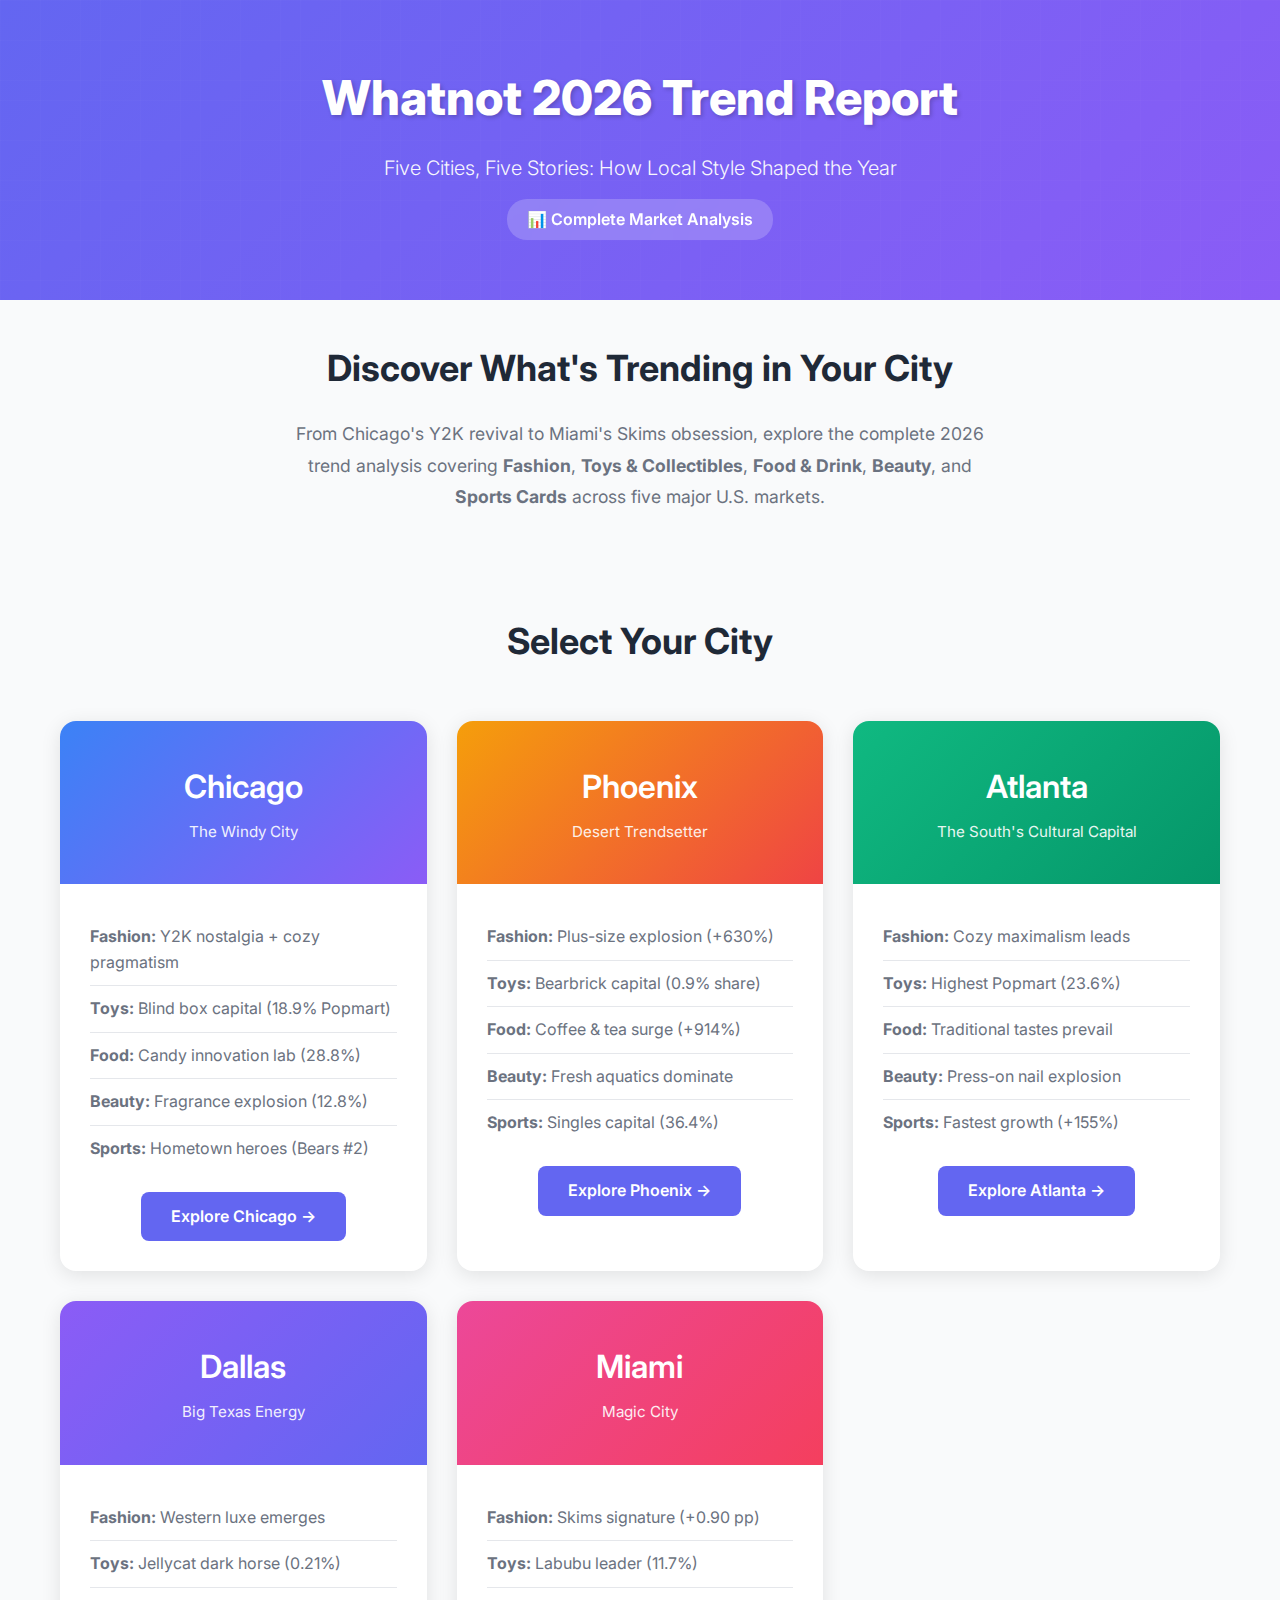
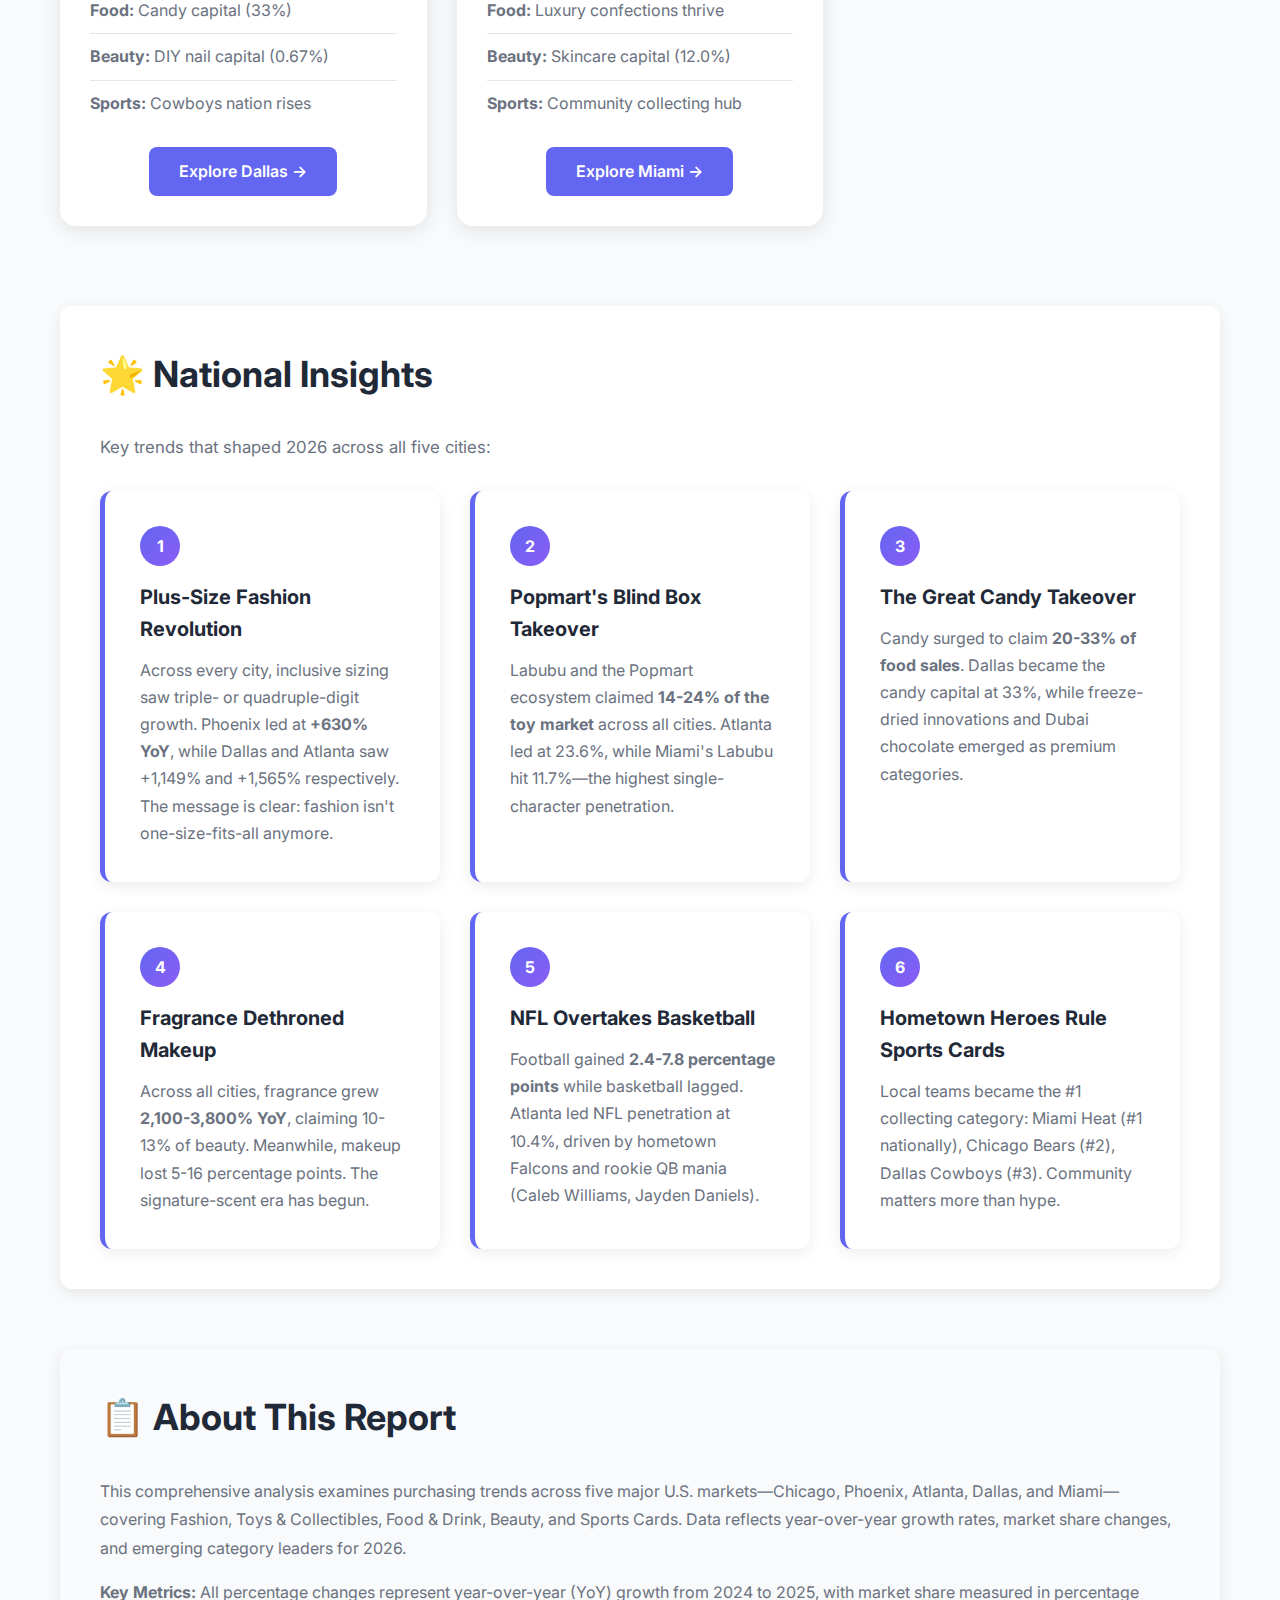
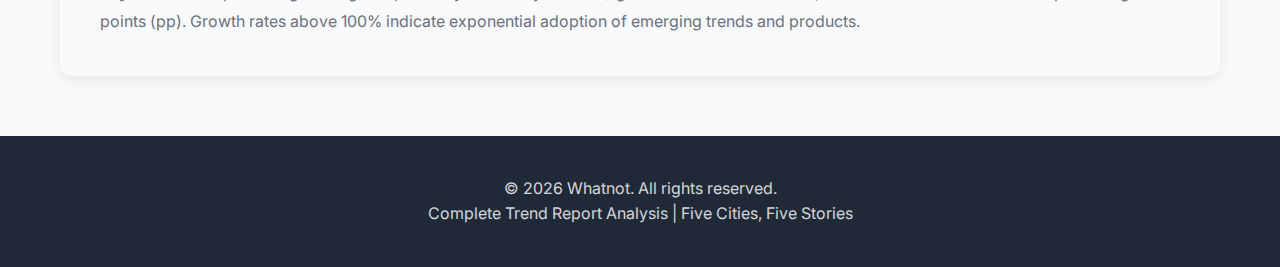
<file: microsites/index.html>
<!DOCTYPE html>
<html lang="en">
<head>
  <meta charset="UTF-8">
  <meta name="viewport" content="width=device-width, initial-scale=1.0">
  <title>Whatnot 2026 Trend Report | City Insights</title>
  <link rel="stylesheet" href="css/styles.css">
  <link rel="preconnect" href="https://fonts.googleapis.com">
  <link rel="preconnect" href="https://fonts.gstatic.com" crossorigin>
  <link href="https://fonts.googleapis.com/css2?family=Inter:wght@300;400;500;600;700;800&display=swap" rel="stylesheet">
</head>
<body>
  <header>
    <div class="container">
      <h1>Whatnot 2026 Trend Report</h1>
      <p class="subtitle">Five Cities, Five Stories: How Local Style Shaped the Year</p>
      <span class="city-label">📊 Complete Market Analysis</span>
    </div>
  </header>

  <main class="container">
    <!-- Introduction -->
    <section style="text-align: center; padding: 40px 0;">
      <h2 style="margin-bottom: 20px;">Discover What's Trending in Your City</h2>
      <p style="max-width: 700px; margin: 0 auto; color: var(--text-light); font-size: 1.1rem; line-height: 1.8;">
        From Chicago's Y2K revival to Miami's Skims obsession, explore the complete 2026 trend analysis
        covering <strong>Fashion</strong>, <strong>Toys & Collectibles</strong>, <strong>Food & Drink</strong>,
        <strong>Beauty</strong>, and <strong>Sports Cards</strong> across five major U.S. markets.
      </p>
    </section>

    <!-- Cities Grid -->
    <section>
      <h2 style="text-align: center; margin-bottom: 50px;">Select Your City</h2>

      <div class="cities-grid">
        <!-- Chicago -->
        <a href="chicago.html" class="city-card">
          <div class="city-card-header" style="background: linear-gradient(135deg, #3b82f6, #8b5cf6);">
            <h3>Chicago</h3>
            <p class="city-card-subtitle">The Windy City</p>
          </div>
          <div class="city-card-body">
            <ul class="city-highlights">
              <li><strong>Fashion:</strong> Y2K nostalgia + cozy pragmatism</li>
              <li><strong>Toys:</strong> Blind box capital (18.9% Popmart)</li>
              <li><strong>Food:</strong> Candy innovation lab (28.8%)</li>
              <li><strong>Beauty:</strong> Fragrance explosion (12.8%)</li>
              <li><strong>Sports:</strong> Hometown heroes (Bears #2)</li>
            </ul>
            <div style="text-align: center;">
              <span class="cta-button">Explore Chicago →</span>
            </div>
          </div>
        </a>

        <!-- Phoenix -->
        <a href="phoenix.html" class="city-card">
          <div class="city-card-header" style="background: linear-gradient(135deg, #f59e0b, #ef4444);">
            <h3>Phoenix</h3>
            <p class="city-card-subtitle">Desert Trendsetter</p>
          </div>
          <div class="city-card-body">
            <ul class="city-highlights">
              <li><strong>Fashion:</strong> Plus-size explosion (+630%)</li>
              <li><strong>Toys:</strong> Bearbrick capital (0.9% share)</li>
              <li><strong>Food:</strong> Coffee & tea surge (+914%)</li>
              <li><strong>Beauty:</strong> Fresh aquatics dominate</li>
              <li><strong>Sports:</strong> Singles capital (36.4%)</li>
            </ul>
            <div style="text-align: center;">
              <span class="cta-button">Explore Phoenix →</span>
            </div>
          </div>
        </a>

        <!-- Atlanta -->
        <a href="atlanta.html" class="city-card">
          <div class="city-card-header" style="background: linear-gradient(135deg, #10b981, #059669);">
            <h3>Atlanta</h3>
            <p class="city-card-subtitle">The South's Cultural Capital</p>
          </div>
          <div class="city-card-body">
            <ul class="city-highlights">
              <li><strong>Fashion:</strong> Cozy maximalism leads</li>
              <li><strong>Toys:</strong> Highest Popmart (23.6%)</li>
              <li><strong>Food:</strong> Traditional tastes prevail</li>
              <li><strong>Beauty:</strong> Press-on nail explosion</li>
              <li><strong>Sports:</strong> Fastest growth (+155%)</li>
            </ul>
            <div style="text-align: center;">
              <span class="cta-button">Explore Atlanta →</span>
            </div>
          </div>
        </a>

        <!-- Dallas -->
        <a href="dallas.html" class="city-card">
          <div class="city-card-header" style="background: linear-gradient(135deg, #8b5cf6, #6366f1);">
            <h3>Dallas</h3>
            <p class="city-card-subtitle">Big Texas Energy</p>
          </div>
          <div class="city-card-body">
            <ul class="city-highlights">
              <li><strong>Fashion:</strong> Western luxe emerges</li>
              <li><strong>Toys:</strong> Jellycat dark horse (0.21%)</li>
              <li><strong>Food:</strong> Candy capital (33%)</li>
              <li><strong>Beauty:</strong> DIY nail capital (0.67%)</li>
              <li><strong>Sports:</strong> Cowboys nation rises</li>
            </ul>
            <div style="text-align: center;">
              <span class="cta-button">Explore Dallas →</span>
            </div>
          </div>
        </a>

        <!-- Miami -->
        <a href="miami.html" class="city-card">
          <div class="city-card-header" style="background: linear-gradient(135deg, #ec4899, #f43f5e);">
            <h3>Miami</h3>
            <p class="city-card-subtitle">Magic City</p>
          </div>
          <div class="city-card-body">
            <ul class="city-highlights">
              <li><strong>Fashion:</strong> Skims signature (+0.90 pp)</li>
              <li><strong>Toys:</strong> Labubu leader (11.7%)</li>
              <li><strong>Food:</strong> Luxury confections thrive</li>
              <li><strong>Beauty:</strong> Skincare capital (12.0%)</li>
              <li><strong>Sports:</strong> Community collecting hub</li>
            </ul>
            <div style="text-align: center;">
              <span class="cta-button">Explore Miami →</span>
            </div>
          </div>
        </a>
      </div>
    </section>

    <!-- Key Insights Section -->
    <section class="category-section" style="margin-top: 80px;">
      <h2>🌟 National Insights</h2>
      <p style="margin-bottom: 30px; color: var(--text-light); font-size: 1.05rem;">
        Key trends that shaped 2026 across all five cities:
      </p>

      <div class="trends-grid">
        <div class="trend-card">
          <span class="trend-number">1</span>
          <h4>Plus-Size Fashion Revolution</h4>
          <p>Across every city, inclusive sizing saw triple- or quadruple-digit growth. Phoenix led at <strong>+630% YoY</strong>,
          while Dallas and Atlanta saw +1,149% and +1,565% respectively. The message is clear: fashion isn't one-size-fits-all anymore.</p>
        </div>

        <div class="trend-card">
          <span class="trend-number">2</span>
          <h4>Popmart's Blind Box Takeover</h4>
          <p>Labubu and the Popmart ecosystem claimed <strong>14-24% of the toy market</strong> across all cities. Atlanta led at 23.6%,
          while Miami's Labubu hit 11.7%—the highest single-character penetration.</p>
        </div>

        <div class="trend-card">
          <span class="trend-number">3</span>
          <h4>The Great Candy Takeover</h4>
          <p>Candy surged to claim <strong>20-33% of food sales</strong>. Dallas became the candy capital at 33%, while freeze-dried
          innovations and Dubai chocolate emerged as premium categories.</p>
        </div>

        <div class="trend-card">
          <span class="trend-number">4</span>
          <h4>Fragrance Dethroned Makeup</h4>
          <p>Across all cities, fragrance grew <strong>2,100-3,800% YoY</strong>, claiming 10-13% of beauty. Meanwhile, makeup lost
          5-16 percentage points. The signature-scent era has begun.</p>
        </div>

        <div class="trend-card">
          <span class="trend-number">5</span>
          <h4>NFL Overtakes Basketball</h4>
          <p>Football gained <strong>2.4-7.8 percentage points</strong> while basketball lagged. Atlanta led NFL penetration at 10.4%,
          driven by hometown Falcons and rookie QB mania (Caleb Williams, Jayden Daniels).</p>
        </div>

        <div class="trend-card">
          <span class="trend-number">6</span>
          <h4>Hometown Heroes Rule Sports Cards</h4>
          <p>Local teams became the #1 collecting category: Miami Heat (#1 nationally), Chicago Bears (#2), Dallas Cowboys (#3).
          Community matters more than hype.</p>
        </div>
      </div>
    </section>

    <!-- Methodology -->
    <section class="category-section" style="margin-top: 60px; background: var(--bg-light);">
      <h2>📋 About This Report</h2>
      <p style="color: var(--text-light); line-height: 1.8;">
        This comprehensive analysis examines purchasing trends across five major U.S. markets—Chicago, Phoenix, Atlanta,
        Dallas, and Miami—covering Fashion, Toys & Collectibles, Food & Drink, Beauty, and Sports Cards. Data reflects
        year-over-year growth rates, market share changes, and emerging category leaders for 2026.
      </p>
      <p style="color: var(--text-light); line-height: 1.8; margin-top: 15px;">
        <strong>Key Metrics:</strong> All percentage changes represent year-over-year (YoY) growth from 2024 to 2025,
        with market share measured in percentage points (pp). Growth rates above 100% indicate exponential adoption of
        emerging trends and products.
      </p>
    </section>
  </main>

  <footer>
    <div class="container">
      <p>&copy; 2026 Whatnot. All rights reserved.</p>
      <p>Complete Trend Report Analysis | Five Cities, Five Stories</p>
    </div>
  </footer>

  <script>
    // Add smooth scrolling
    document.querySelectorAll('a[href^="#"]').forEach(anchor => {
      anchor.addEventListener('click', function (e) {
        e.preventDefault();
        const target = document.querySelector(this.getAttribute('href'));
        if (target) {
          target.scrollIntoView({ behavior: 'smooth', block: 'start' });
        }
      });
    });
  </script>
</body>
</html>
</file>
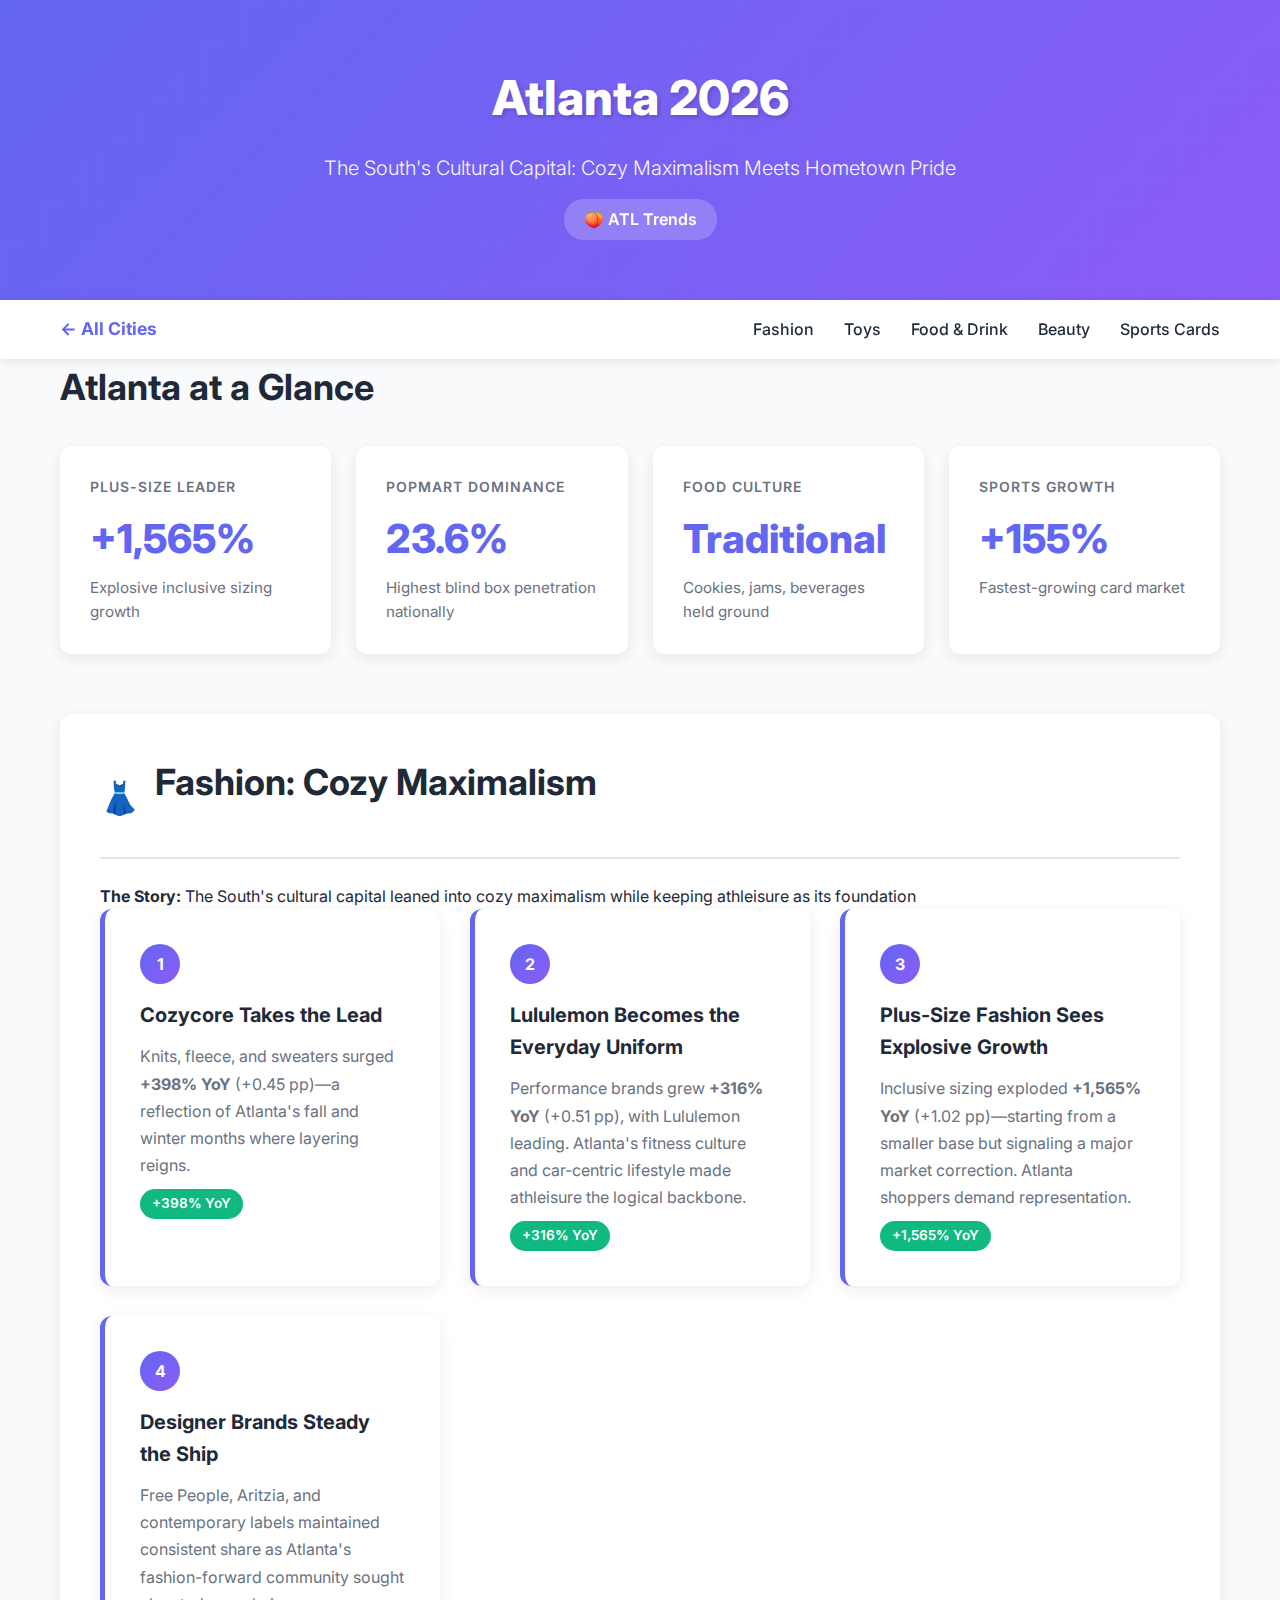
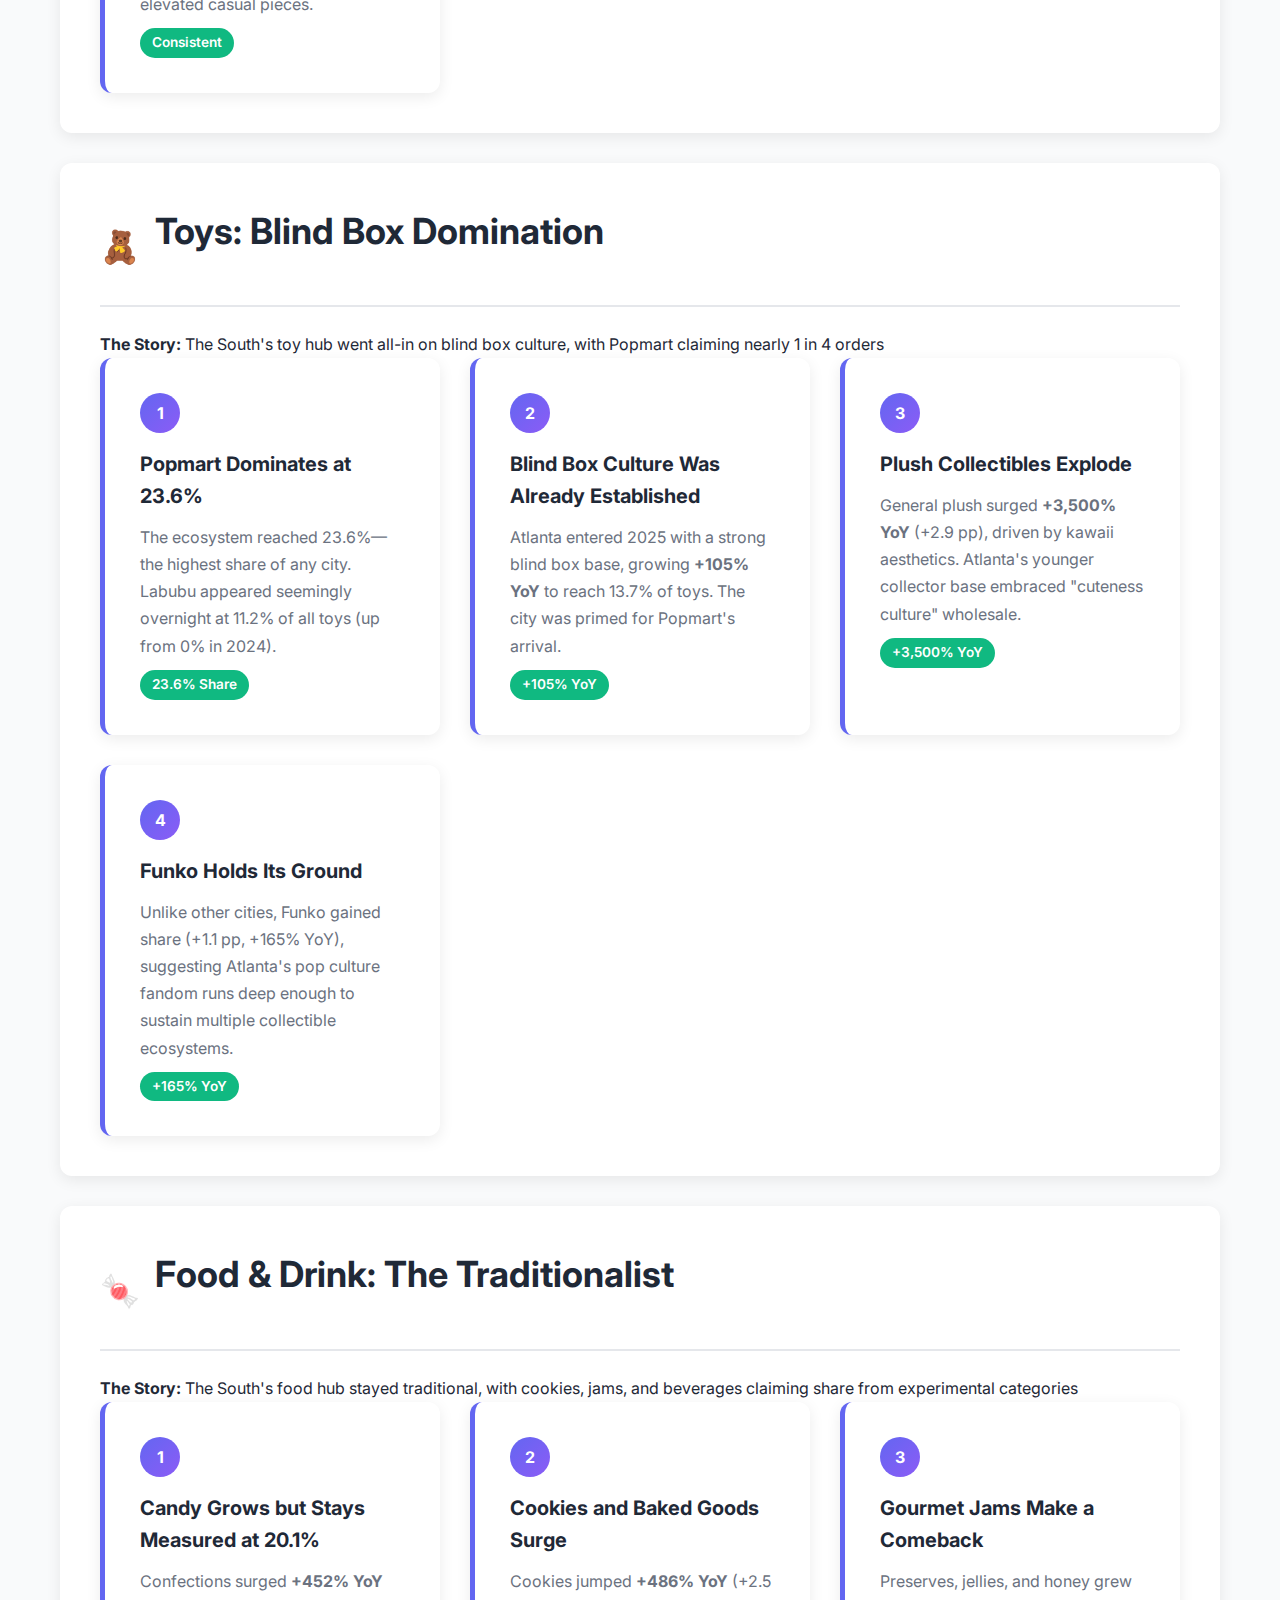
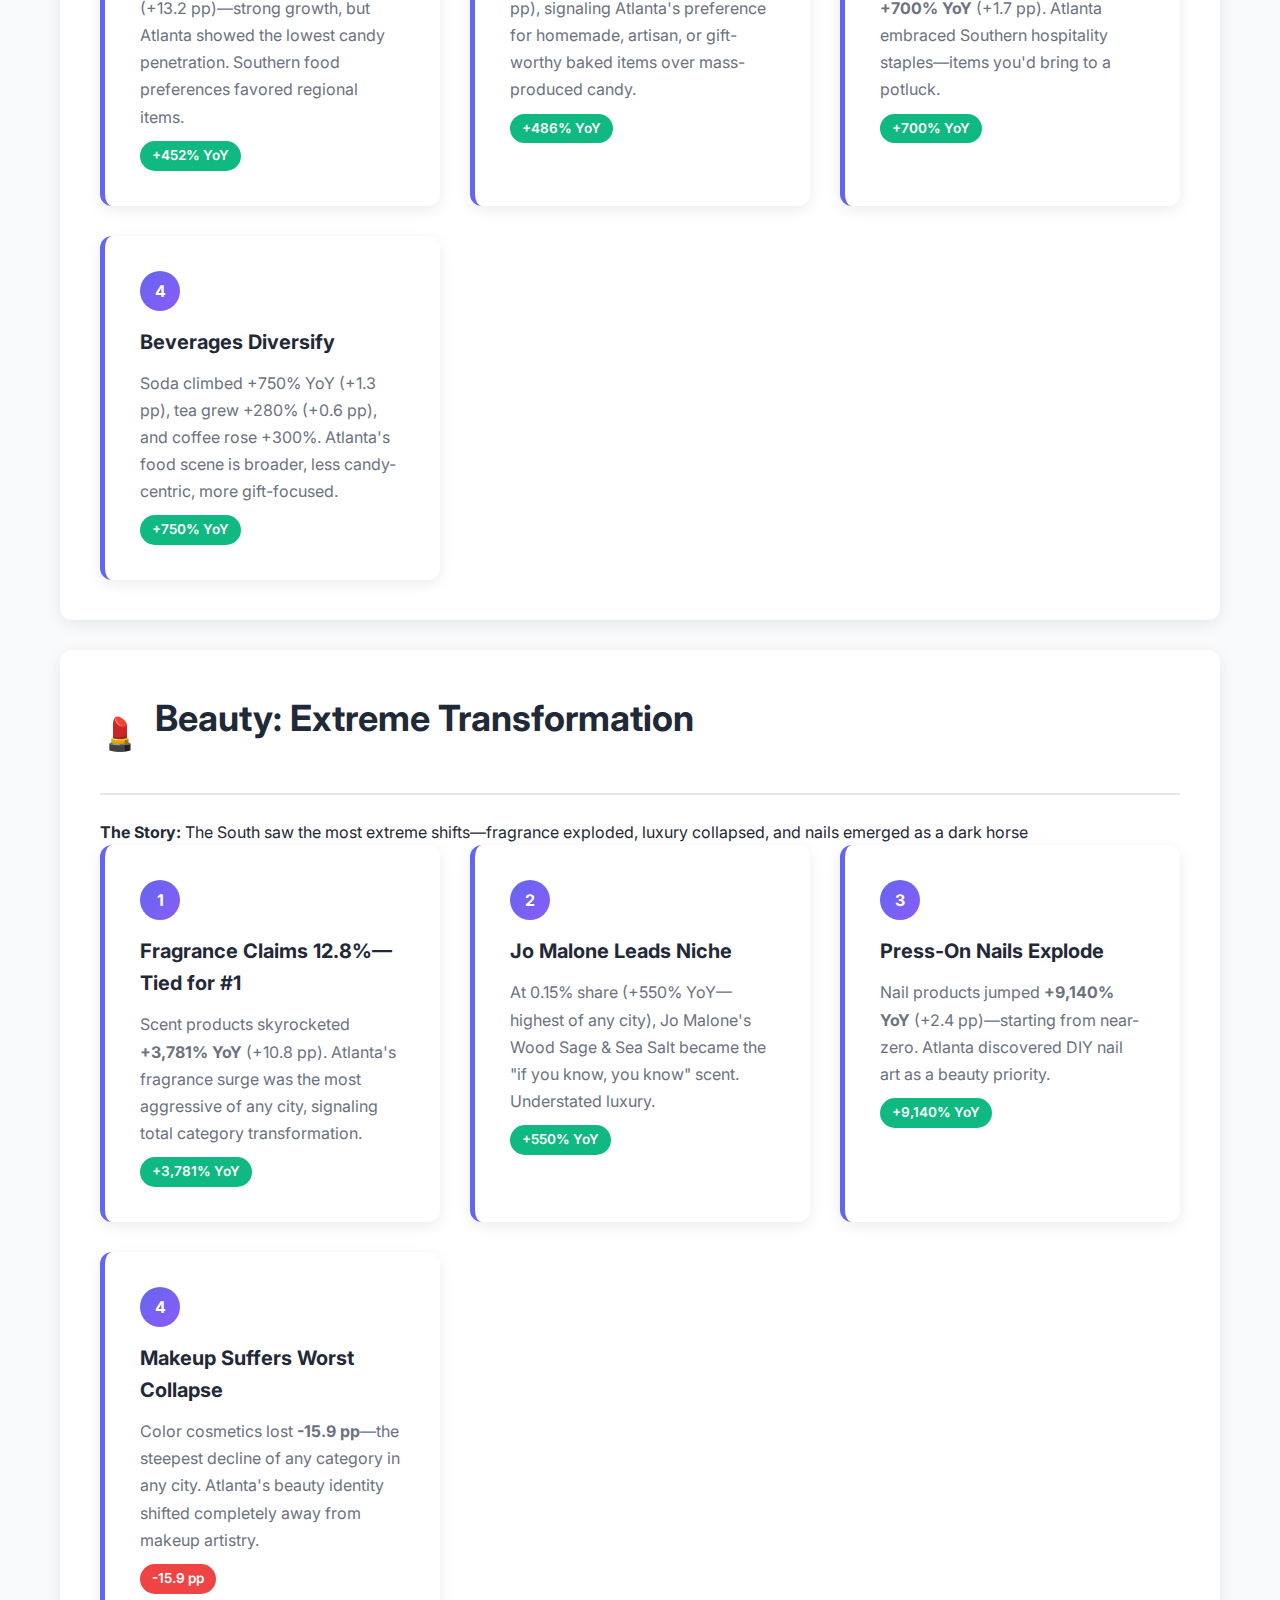
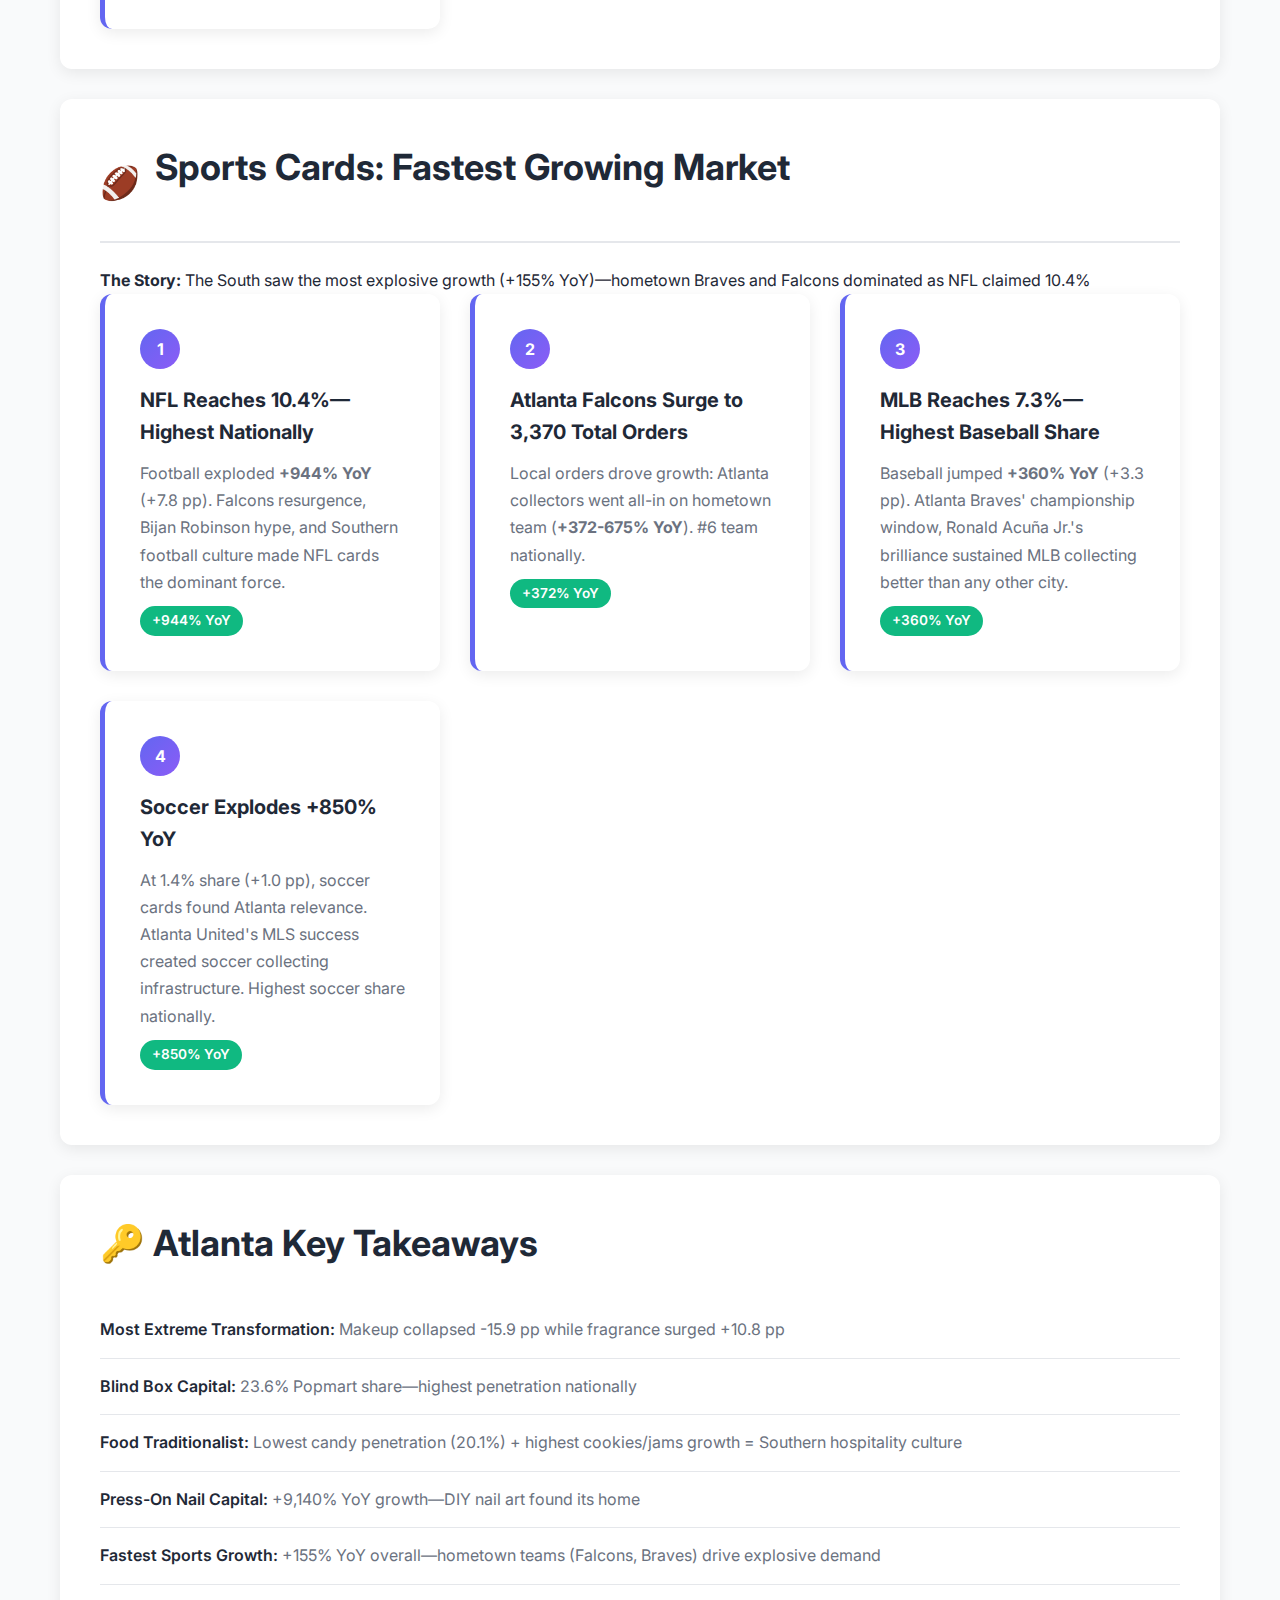
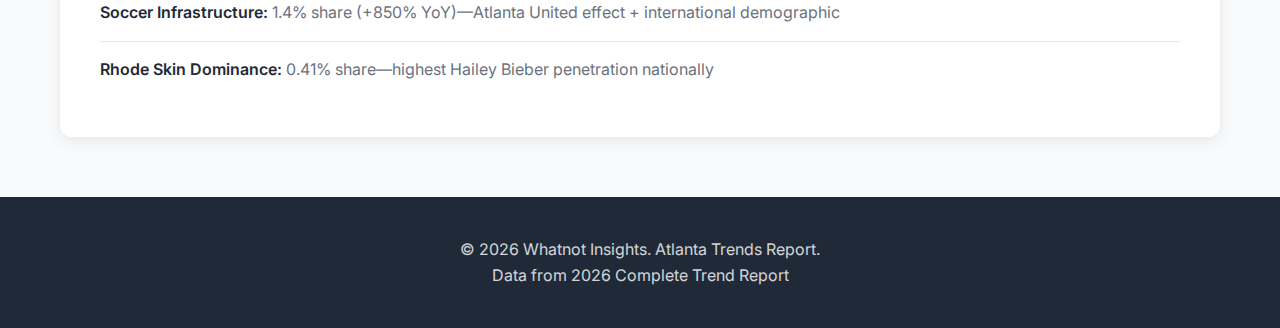
<file: microsites/atlanta.html>
<!DOCTYPE html>
<html lang="en">
<head>
  <meta charset="UTF-8">
  <meta name="viewport" content="width=device-width, initial-scale=1.0">
  <title>Atlanta Trends 2026 | Whatnot Insights</title>
  <link rel="stylesheet" href="css/styles.css">
  <link rel="preconnect" href="https://fonts.googleapis.com">
  <link rel="preconnect" href="https://fonts.gstatic.com" crossorigin>
  <link href="https://fonts.googleapis.com/css2?family=Inter:wght@300;400;500;600;700;800&display=swap" rel="stylesheet">
</head>
<body>
  <header>
    <div class="container">
      <h1>Atlanta 2026</h1>
      <p class="subtitle">The South's Cultural Capital: Cozy Maximalism Meets Hometown Pride</p>
      <span class="city-label">🍑 ATL Trends</span>
    </div>
  </header>

  <nav class="nav-bar">
    <div class="container">
      <a href="index.html" class="home-link">← All Cities</a>
      <ul class="nav-links">
        <li><a href="#fashion">Fashion</a></li>
        <li><a href="#toys">Toys</a></li>
        <li><a href="#food">Food & Drink</a></li>
        <li><a href="#beauty">Beauty</a></li>
        <li><a href="#sports">Sports Cards</a></li>
      </ul>
    </div>
  </nav>

  <main class="container">
    <!-- Overview Stats -->
    <section>
      <h2>Atlanta at a Glance</h2>
      <div class="stats-grid">
        <div class="stat-card">
          <div class="stat-label">Plus-Size Leader</div>
          <div class="stat-value">+1,565%</div>
          <div class="stat-description">Explosive inclusive sizing growth</div>
        </div>
        <div class="stat-card">
          <div class="stat-label">Popmart Dominance</div>
          <div class="stat-value">23.6%</div>
          <div class="stat-description">Highest blind box penetration nationally</div>
        </div>
        <div class="stat-card">
          <div class="stat-label">Food Culture</div>
          <div class="stat-value">Traditional</div>
          <div class="stat-description">Cookies, jams, beverages held ground</div>
        </div>
        <div class="stat-card">
          <div class="stat-label">Sports Growth</div>
          <div class="stat-value">+155%</div>
          <div class="stat-description">Fastest-growing card market</div>
        </div>
      </div>
    </section>

    <!-- Fashion Section -->
    <section id="fashion" class="category-section">
      <div class="category-header">
        <span class="category-icon">👗</span>
        <h2>Fashion: Cozy Maximalism</h2>
      </div>
      <p><strong>The Story:</strong> The South's cultural capital leaned into cozy maximalism while keeping athleisure as its foundation</p>

      <div class="trends-grid">
        <div class="trend-card">
          <span class="trend-number">1</span>
          <h4>Cozycore Takes the Lead</h4>
          <p>Knits, fleece, and sweaters surged <strong>+398% YoY</strong> (+0.45 pp)—a reflection of Atlanta's fall and winter months where layering reigns.</p>
          <span class="growth-badge">+398% YoY</span>
        </div>

        <div class="trend-card">
          <span class="trend-number">2</span>
          <h4>Lululemon Becomes the Everyday Uniform</h4>
          <p>Performance brands grew <strong>+316% YoY</strong> (+0.51 pp), with Lululemon leading. Atlanta's fitness culture and car-centric lifestyle made athleisure the logical backbone.</p>
          <span class="growth-badge">+316% YoY</span>
        </div>

        <div class="trend-card">
          <span class="trend-number">3</span>
          <h4>Plus-Size Fashion Sees Explosive Growth</h4>
          <p>Inclusive sizing exploded <strong>+1,565% YoY</strong> (+1.02 pp)—starting from a smaller base but signaling a major market correction. Atlanta shoppers demand representation.</p>
          <span class="growth-badge">+1,565% YoY</span>
        </div>

        <div class="trend-card">
          <span class="trend-number">4</span>
          <h4>Designer Brands Steady the Ship</h4>
          <p>Free People, Aritzia, and contemporary labels maintained consistent share as Atlanta's fashion-forward community sought elevated casual pieces.</p>
          <span class="growth-badge">Consistent</span>
        </div>
      </div>
    </section>

    <!-- Toys Section -->
    <section id="toys" class="category-section">
      <div class="category-header">
        <span class="category-icon">🧸</span>
        <h2>Toys: Blind Box Domination</h2>
      </div>
      <p><strong>The Story:</strong> The South's toy hub went all-in on blind box culture, with Popmart claiming nearly 1 in 4 orders</p>

      <div class="trends-grid">
        <div class="trend-card">
          <span class="trend-number">1</span>
          <h4>Popmart Dominates at 23.6%</h4>
          <p>The ecosystem reached 23.6%—the highest share of any city. Labubu appeared seemingly overnight at 11.2% of all toys (up from 0% in 2024).</p>
          <span class="growth-badge">23.6% Share</span>
        </div>

        <div class="trend-card">
          <span class="trend-number">2</span>
          <h4>Blind Box Culture Was Already Established</h4>
          <p>Atlanta entered 2025 with a strong blind box base, growing <strong>+105% YoY</strong> to reach 13.7% of toys. The city was primed for Popmart's arrival.</p>
          <span class="growth-badge">+105% YoY</span>
        </div>

        <div class="trend-card">
          <span class="trend-number">3</span>
          <h4>Plush Collectibles Explode</h4>
          <p>General plush surged <strong>+3,500% YoY</strong> (+2.9 pp), driven by kawaii aesthetics. Atlanta's younger collector base embraced "cuteness culture" wholesale.</p>
          <span class="growth-badge">+3,500% YoY</span>
        </div>

        <div class="trend-card">
          <span class="trend-number">4</span>
          <h4>Funko Holds Its Ground</h4>
          <p>Unlike other cities, Funko gained share (+1.1 pp, +165% YoY), suggesting Atlanta's pop culture fandom runs deep enough to sustain multiple collectible ecosystems.</p>
          <span class="growth-badge">+165% YoY</span>
        </div>
      </div>
    </section>

    <!-- Food & Drink Section -->
    <section id="food" class="category-section">
      <div class="category-header">
        <span class="category-icon">🍬</span>
        <h2>Food & Drink: The Traditionalist</h2>
      </div>
      <p><strong>The Story:</strong> The South's food hub stayed traditional, with cookies, jams, and beverages claiming share from experimental categories</p>

      <div class="trends-grid">
        <div class="trend-card">
          <span class="trend-number">1</span>
          <h4>Candy Grows but Stays Measured at 20.1%</h4>
          <p>Confections surged <strong>+452% YoY</strong> (+13.2 pp)—strong growth, but Atlanta showed the lowest candy penetration. Southern food preferences favored regional items.</p>
          <span class="growth-badge">+452% YoY</span>
        </div>

        <div class="trend-card">
          <span class="trend-number">2</span>
          <h4>Cookies and Baked Goods Surge</h4>
          <p>Cookies jumped <strong>+486% YoY</strong> (+2.5 pp), signaling Atlanta's preference for homemade, artisan, or gift-worthy baked items over mass-produced candy.</p>
          <span class="growth-badge">+486% YoY</span>
        </div>

        <div class="trend-card">
          <span class="trend-number">3</span>
          <h4>Gourmet Jams Make a Comeback</h4>
          <p>Preserves, jellies, and honey grew <strong>+700% YoY</strong> (+1.7 pp). Atlanta embraced Southern hospitality staples—items you'd bring to a potluck.</p>
          <span class="growth-badge">+700% YoY</span>
        </div>

        <div class="trend-card">
          <span class="trend-number">4</span>
          <h4>Beverages Diversify</h4>
          <p>Soda climbed +750% YoY (+1.3 pp), tea grew +280% (+0.6 pp), and coffee rose +300%. Atlanta's food scene is broader, less candy-centric, more gift-focused.</p>
          <span class="growth-badge">+750% YoY</span>
        </div>
      </div>
    </section>

    <!-- Beauty Section -->
    <section id="beauty" class="category-section">
      <div class="category-header">
        <span class="category-icon">💄</span>
        <h2>Beauty: Extreme Transformation</h2>
      </div>
      <p><strong>The Story:</strong> The South saw the most extreme shifts—fragrance exploded, luxury collapsed, and nails emerged as a dark horse</p>

      <div class="trends-grid">
        <div class="trend-card">
          <span class="trend-number">1</span>
          <h4>Fragrance Claims 12.8%—Tied for #1</h4>
          <p>Scent products skyrocketed <strong>+3,781% YoY</strong> (+10.8 pp). Atlanta's fragrance surge was the most aggressive of any city, signaling total category transformation.</p>
          <span class="growth-badge">+3,781% YoY</span>
        </div>

        <div class="trend-card">
          <span class="trend-number">2</span>
          <h4>Jo Malone Leads Niche</h4>
          <p>At 0.15% share (+550% YoY—highest of any city), Jo Malone's Wood Sage & Sea Salt became the "if you know, you know" scent. Understated luxury.</p>
          <span class="growth-badge">+550% YoY</span>
        </div>

        <div class="trend-card">
          <span class="trend-number">3</span>
          <h4>Press-On Nails Explode</h4>
          <p>Nail products jumped <strong>+9,140% YoY</strong> (+2.4 pp)—starting from near-zero. Atlanta discovered DIY nail art as a beauty priority.</p>
          <span class="growth-badge">+9,140% YoY</span>
        </div>

        <div class="trend-card">
          <span class="trend-number">4</span>
          <h4>Makeup Suffers Worst Collapse</h4>
          <p>Color cosmetics lost <strong>-15.9 pp</strong>—the steepest decline of any category in any city. Atlanta's beauty identity shifted completely away from makeup artistry.</p>
          <span class="growth-badge negative">-15.9 pp</span>
        </div>
      </div>
    </section>

    <!-- Sports Cards Section -->
    <section id="sports" class="category-section">
      <div class="category-header">
        <span class="category-icon">🏈</span>
        <h2>Sports Cards: Fastest Growing Market</h2>
      </div>
      <p><strong>The Story:</strong> The South saw the most explosive growth (+155% YoY)—hometown Braves and Falcons dominated as NFL claimed 10.4%</p>

      <div class="trends-grid">
        <div class="trend-card">
          <span class="trend-number">1</span>
          <h4>NFL Reaches 10.4%—Highest Nationally</h4>
          <p>Football exploded <strong>+944% YoY</strong> (+7.8 pp). Falcons resurgence, Bijan Robinson hype, and Southern football culture made NFL cards the dominant force.</p>
          <span class="growth-badge">+944% YoY</span>
        </div>

        <div class="trend-card">
          <span class="trend-number">2</span>
          <h4>Atlanta Falcons Surge to 3,370 Total Orders</h4>
          <p>Local orders drove growth: Atlanta collectors went all-in on hometown team (<strong>+372-675% YoY</strong>). #6 team nationally.</p>
          <span class="growth-badge">+372% YoY</span>
        </div>

        <div class="trend-card">
          <span class="trend-number">3</span>
          <h4>MLB Reaches 7.3%—Highest Baseball Share</h4>
          <p>Baseball jumped <strong>+360% YoY</strong> (+3.3 pp). Atlanta Braves' championship window, Ronald Acuña Jr.'s brilliance sustained MLB collecting better than any other city.</p>
          <span class="growth-badge">+360% YoY</span>
        </div>

        <div class="trend-card">
          <span class="trend-number">4</span>
          <h4>Soccer Explodes +850% YoY</h4>
          <p>At 1.4% share (+1.0 pp), soccer cards found Atlanta relevance. Atlanta United's MLS success created soccer collecting infrastructure. Highest soccer share nationally.</p>
          <span class="growth-badge">+850% YoY</span>
        </div>
      </div>
    </section>

    <!-- Key Takeaways -->
    <section class="category-section">
      <h2>🔑 Atlanta Key Takeaways</h2>
      <ul class="insights-list">
        <li><strong>Most Extreme Transformation:</strong> Makeup collapsed -15.9 pp while fragrance surged +10.8 pp</li>
        <li><strong>Blind Box Capital:</strong> 23.6% Popmart share—highest penetration nationally</li>
        <li><strong>Food Traditionalist:</strong> Lowest candy penetration (20.1%) + highest cookies/jams growth = Southern hospitality culture</li>
        <li><strong>Press-On Nail Capital:</strong> +9,140% YoY growth—DIY nail art found its home</li>
        <li><strong>Fastest Sports Growth:</strong> +155% YoY overall—hometown teams (Falcons, Braves) drive explosive demand</li>
        <li><strong>Soccer Infrastructure:</strong> 1.4% share (+850% YoY)—Atlanta United effect + international demographic</li>
        <li><strong>Rhode Skin Dominance:</strong> 0.41% share—highest Hailey Bieber penetration nationally</li>
      </ul>
    </section>
  </main>

  <footer>
    <div class="container">
      <p>&copy; 2026 Whatnot Insights. Atlanta Trends Report.</p>
      <p>Data from 2026 Complete Trend Report</p>
    </div>
  </footer>
</body>
</html>
</file>
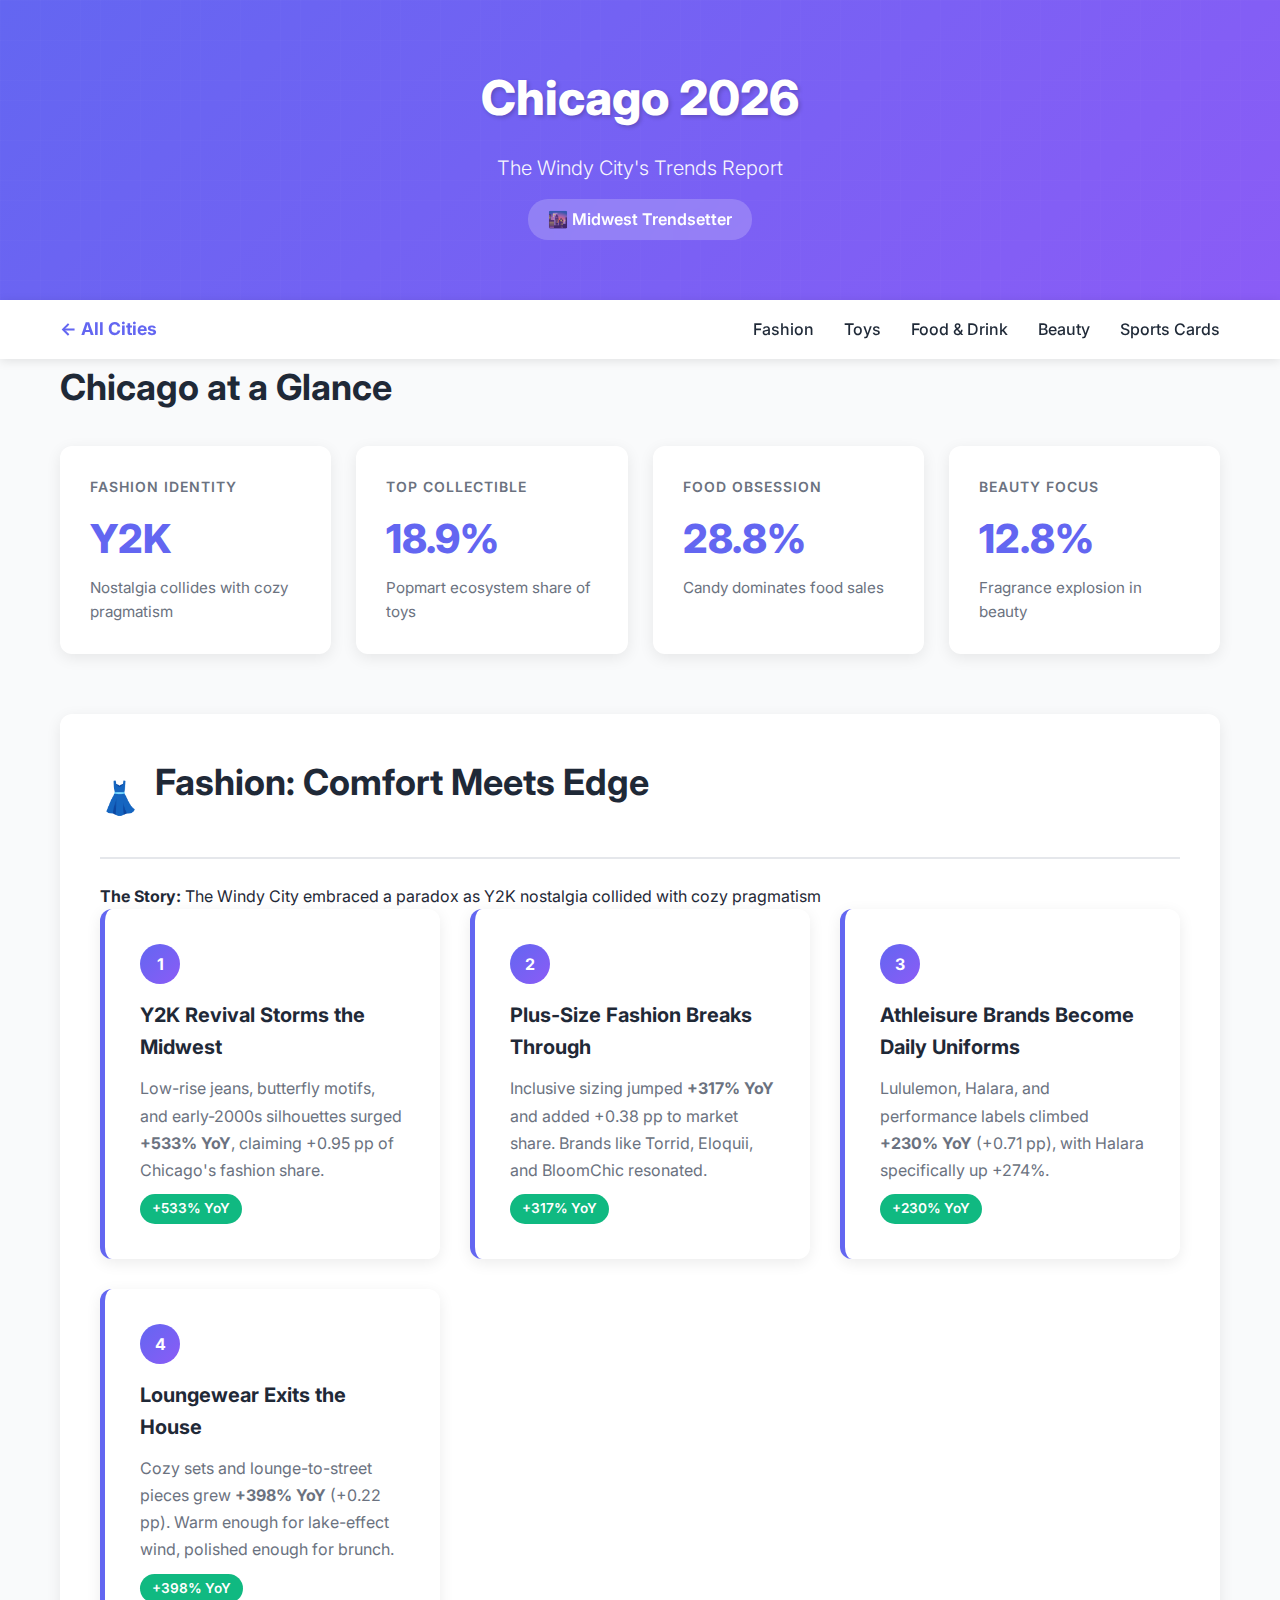
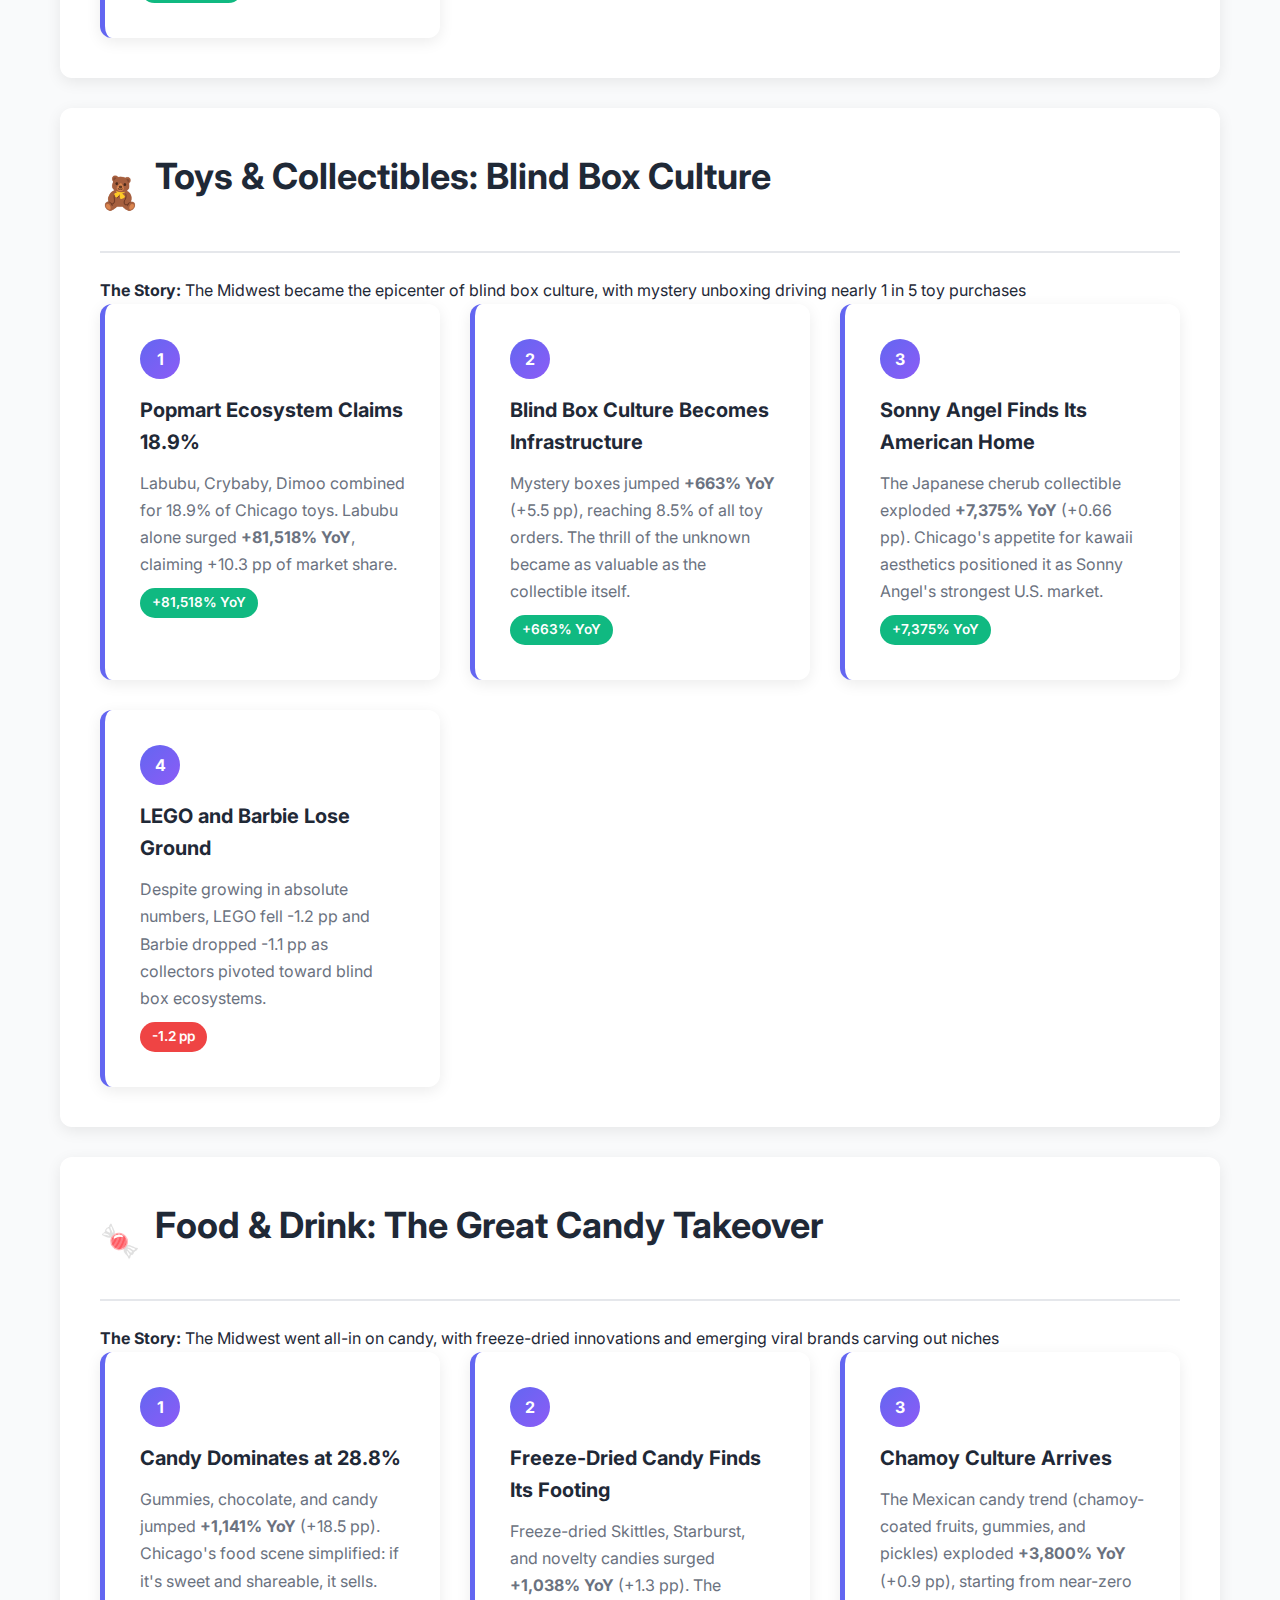
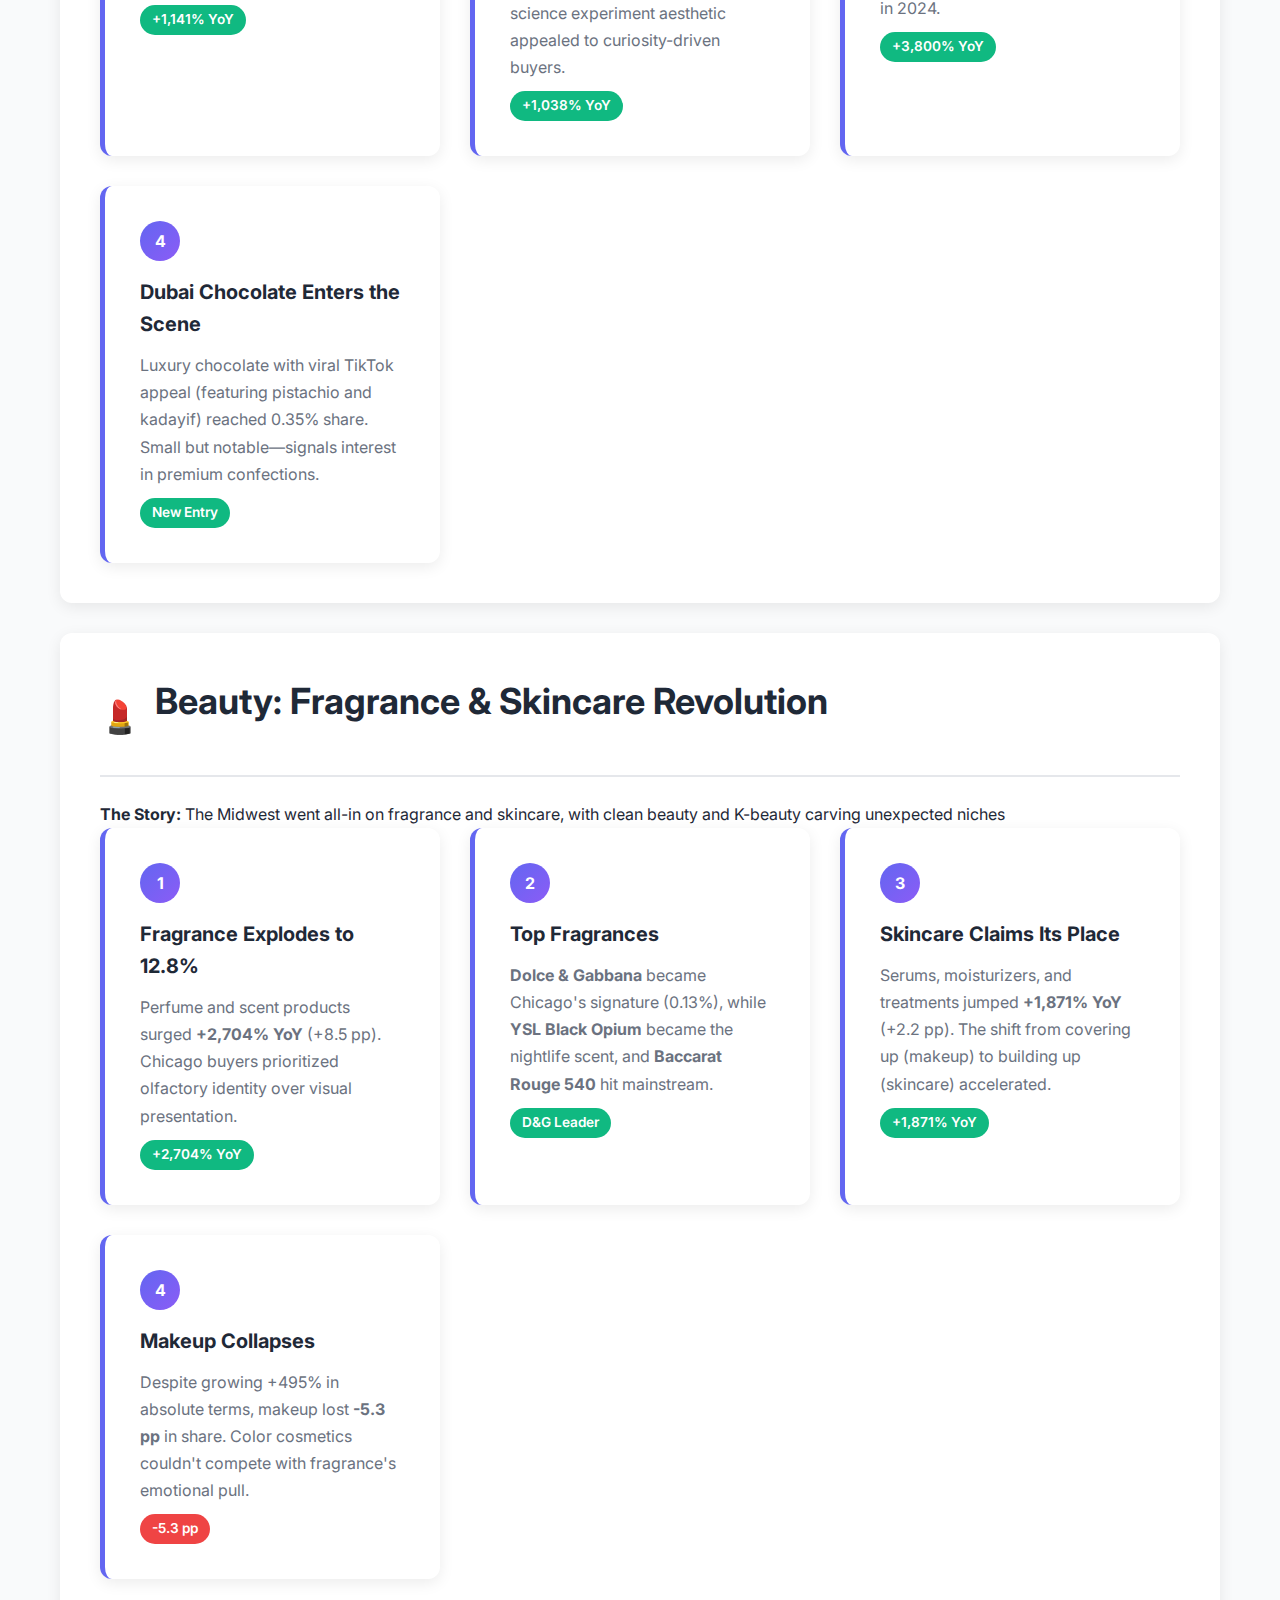
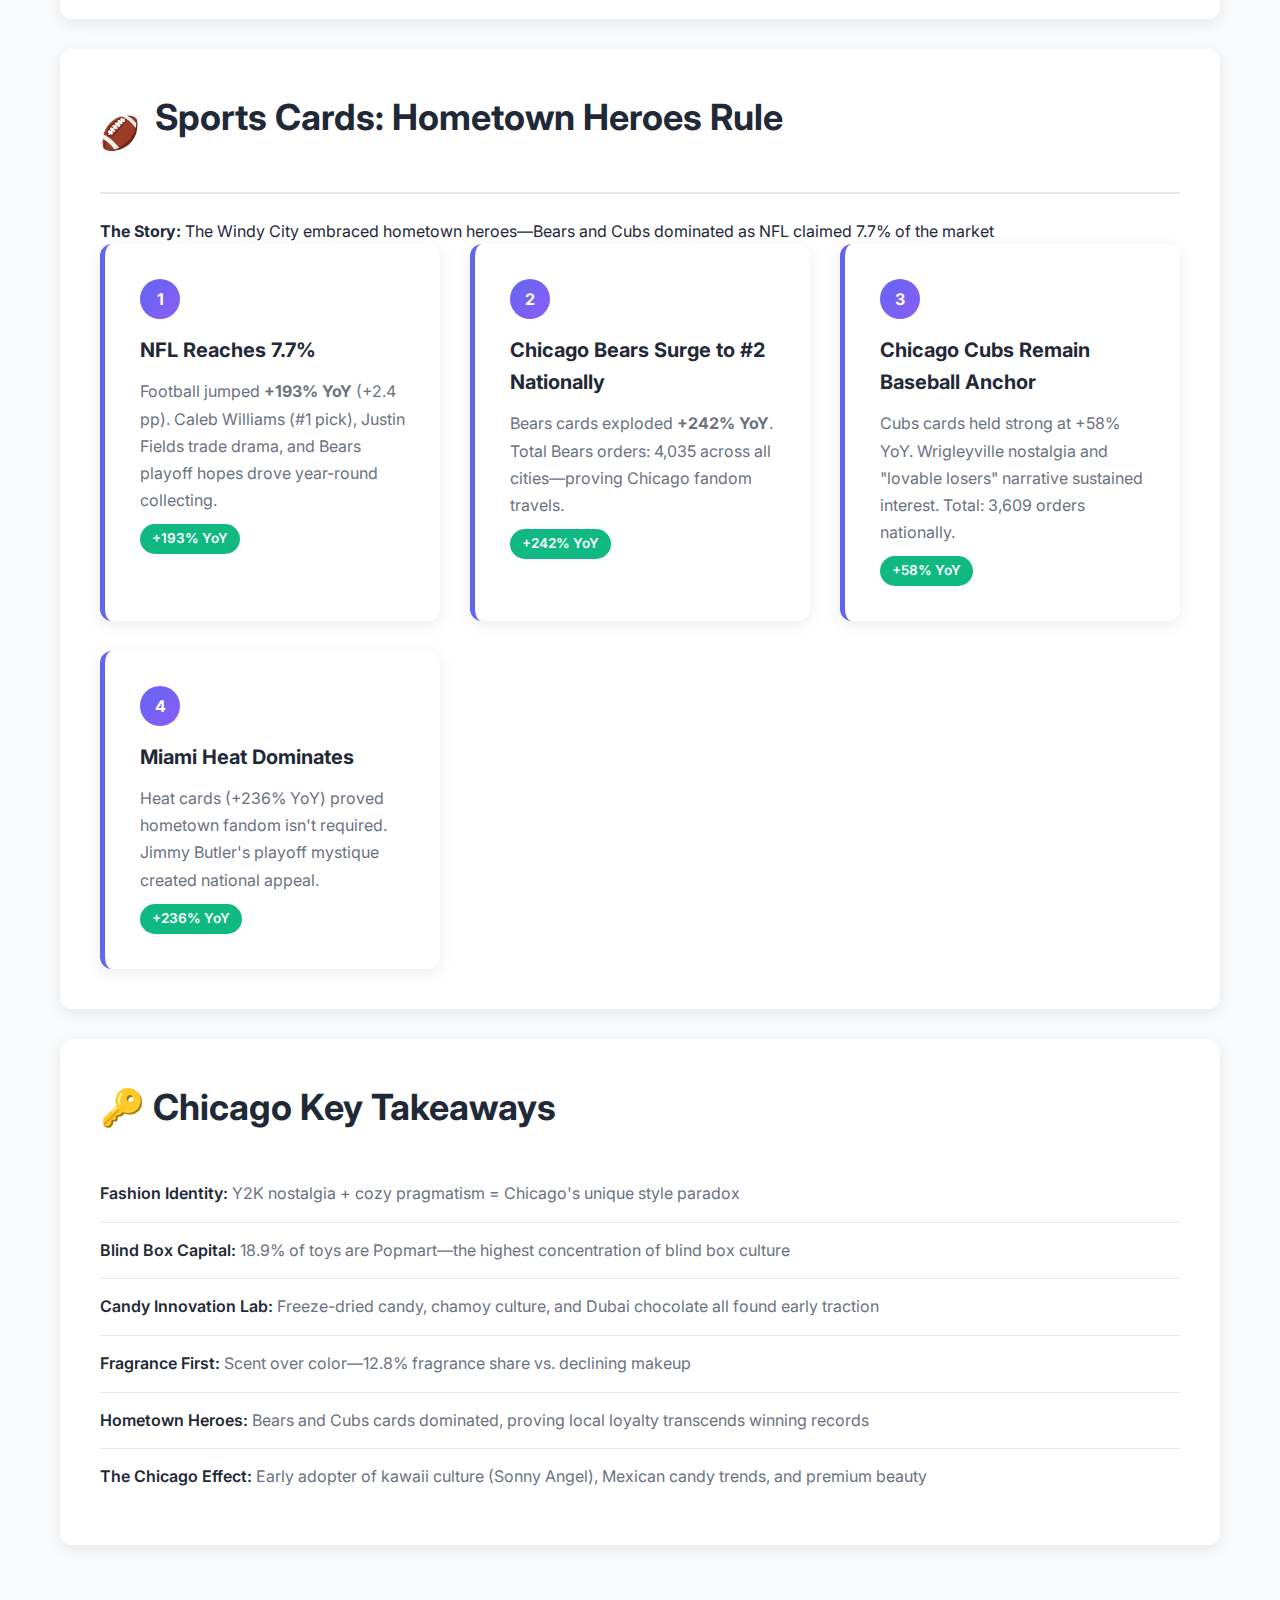
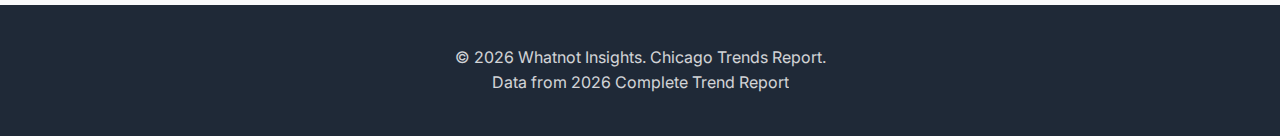
<file: microsites/chicago.html>
<!DOCTYPE html>
<html lang="en">
<head>
  <meta charset="UTF-8">
  <meta name="viewport" content="width=device-width, initial-scale=1.0">
  <title>Chicago Trends 2026 | Whatnot Insights</title>
  <link rel="stylesheet" href="css/styles.css">
  <link rel="preconnect" href="https://fonts.googleapis.com">
  <link rel="preconnect" href="https://fonts.gstatic.com" crossorigin>
  <link href="https://fonts.googleapis.com/css2?family=Inter:wght@300;400;500;600;700;800&display=swap" rel="stylesheet">
</head>
<body>
  <header>
    <div class="container">
      <h1>Chicago 2026</h1>
      <p class="subtitle">The Windy City's Trends Report</p>
      <span class="city-label">🌆 Midwest Trendsetter</span>
    </div>
  </header>

  <nav class="nav-bar">
    <div class="container">
      <a href="index.html" class="home-link">← All Cities</a>
      <ul class="nav-links">
        <li><a href="#fashion">Fashion</a></li>
        <li><a href="#toys">Toys</a></li>
        <li><a href="#food">Food & Drink</a></li>
        <li><a href="#beauty">Beauty</a></li>
        <li><a href="#sports">Sports Cards</a></li>
      </ul>
    </div>
  </nav>

  <main class="container">
    <!-- Overview Stats -->
    <section>
      <h2>Chicago at a Glance</h2>
      <div class="stats-grid">
        <div class="stat-card">
          <div class="stat-label">Fashion Identity</div>
          <div class="stat-value">Y2K</div>
          <div class="stat-description">Nostalgia collides with cozy pragmatism</div>
        </div>
        <div class="stat-card">
          <div class="stat-label">Top Collectible</div>
          <div class="stat-value">18.9%</div>
          <div class="stat-description">Popmart ecosystem share of toys</div>
        </div>
        <div class="stat-card">
          <div class="stat-label">Food Obsession</div>
          <div class="stat-value">28.8%</div>
          <div class="stat-description">Candy dominates food sales</div>
        </div>
        <div class="stat-card">
          <div class="stat-label">Beauty Focus</div>
          <div class="stat-value">12.8%</div>
          <div class="stat-description">Fragrance explosion in beauty</div>
        </div>
      </div>
    </section>

    <!-- Fashion Section -->
    <section id="fashion" class="category-section">
      <div class="category-header">
        <span class="category-icon">👗</span>
        <h2>Fashion: Comfort Meets Edge</h2>
      </div>
      <p><strong>The Story:</strong> The Windy City embraced a paradox as Y2K nostalgia collided with cozy pragmatism</p>

      <div class="trends-grid">
        <div class="trend-card">
          <span class="trend-number">1</span>
          <h4>Y2K Revival Storms the Midwest</h4>
          <p>Low-rise jeans, butterfly motifs, and early-2000s silhouettes surged <strong>+533% YoY</strong>, claiming +0.95 pp of Chicago's fashion share.</p>
          <span class="growth-badge">+533% YoY</span>
        </div>

        <div class="trend-card">
          <span class="trend-number">2</span>
          <h4>Plus-Size Fashion Breaks Through</h4>
          <p>Inclusive sizing jumped <strong>+317% YoY</strong> and added +0.38 pp to market share. Brands like Torrid, Eloquii, and BloomChic resonated.</p>
          <span class="growth-badge">+317% YoY</span>
        </div>

        <div class="trend-card">
          <span class="trend-number">3</span>
          <h4>Athleisure Brands Become Daily Uniforms</h4>
          <p>Lululemon, Halara, and performance labels climbed <strong>+230% YoY</strong> (+0.71 pp), with Halara specifically up +274%.</p>
          <span class="growth-badge">+230% YoY</span>
        </div>

        <div class="trend-card">
          <span class="trend-number">4</span>
          <h4>Loungewear Exits the House</h4>
          <p>Cozy sets and lounge-to-street pieces grew <strong>+398% YoY</strong> (+0.22 pp). Warm enough for lake-effect wind, polished enough for brunch.</p>
          <span class="growth-badge">+398% YoY</span>
        </div>
      </div>
    </section>

    <!-- Toys Section -->
    <section id="toys" class="category-section">
      <div class="category-header">
        <span class="category-icon">🧸</span>
        <h2>Toys & Collectibles: Blind Box Culture</h2>
      </div>
      <p><strong>The Story:</strong> The Midwest became the epicenter of blind box culture, with mystery unboxing driving nearly 1 in 5 toy purchases</p>

      <div class="trends-grid">
        <div class="trend-card">
          <span class="trend-number">1</span>
          <h4>Popmart Ecosystem Claims 18.9%</h4>
          <p>Labubu, Crybaby, Dimoo combined for 18.9% of Chicago toys. Labubu alone surged <strong>+81,518% YoY</strong>, claiming +10.3 pp of market share.</p>
          <span class="growth-badge">+81,518% YoY</span>
        </div>

        <div class="trend-card">
          <span class="trend-number">2</span>
          <h4>Blind Box Culture Becomes Infrastructure</h4>
          <p>Mystery boxes jumped <strong>+663% YoY</strong> (+5.5 pp), reaching 8.5% of all toy orders. The thrill of the unknown became as valuable as the collectible itself.</p>
          <span class="growth-badge">+663% YoY</span>
        </div>

        <div class="trend-card">
          <span class="trend-number">3</span>
          <h4>Sonny Angel Finds Its American Home</h4>
          <p>The Japanese cherub collectible exploded <strong>+7,375% YoY</strong> (+0.66 pp). Chicago's appetite for kawaii aesthetics positioned it as Sonny Angel's strongest U.S. market.</p>
          <span class="growth-badge">+7,375% YoY</span>
        </div>

        <div class="trend-card">
          <span class="trend-number">4</span>
          <h4>LEGO and Barbie Lose Ground</h4>
          <p>Despite growing in absolute numbers, LEGO fell -1.2 pp and Barbie dropped -1.1 pp as collectors pivoted toward blind box ecosystems.</p>
          <span class="growth-badge negative">-1.2 pp</span>
        </div>
      </div>
    </section>

    <!-- Food & Drink Section -->
    <section id="food" class="category-section">
      <div class="category-header">
        <span class="category-icon">🍬</span>
        <h2>Food & Drink: The Great Candy Takeover</h2>
      </div>
      <p><strong>The Story:</strong> The Midwest went all-in on candy, with freeze-dried innovations and emerging viral brands carving out niches</p>

      <div class="trends-grid">
        <div class="trend-card">
          <span class="trend-number">1</span>
          <h4>Candy Dominates at 28.8%</h4>
          <p>Gummies, chocolate, and candy jumped <strong>+1,141% YoY</strong> (+18.5 pp). Chicago's food scene simplified: if it's sweet and shareable, it sells.</p>
          <span class="growth-badge">+1,141% YoY</span>
        </div>

        <div class="trend-card">
          <span class="trend-number">2</span>
          <h4>Freeze-Dried Candy Finds Its Footing</h4>
          <p>Freeze-dried Skittles, Starburst, and novelty candies surged <strong>+1,038% YoY</strong> (+1.3 pp). The science experiment aesthetic appealed to curiosity-driven buyers.</p>
          <span class="growth-badge">+1,038% YoY</span>
        </div>

        <div class="trend-card">
          <span class="trend-number">3</span>
          <h4>Chamoy Culture Arrives</h4>
          <p>The Mexican candy trend (chamoy-coated fruits, gummies, and pickles) exploded <strong>+3,800% YoY</strong> (+0.9 pp), starting from near-zero in 2024.</p>
          <span class="growth-badge">+3,800% YoY</span>
        </div>

        <div class="trend-card">
          <span class="trend-number">4</span>
          <h4>Dubai Chocolate Enters the Scene</h4>
          <p>Luxury chocolate with viral TikTok appeal (featuring pistachio and kadayif) reached 0.35% share. Small but notable—signals interest in premium confections.</p>
          <span class="growth-badge">New Entry</span>
        </div>
      </div>
    </section>

    <!-- Beauty Section -->
    <section id="beauty" class="category-section">
      <div class="category-header">
        <span class="category-icon">💄</span>
        <h2>Beauty: Fragrance & Skincare Revolution</h2>
      </div>
      <p><strong>The Story:</strong> The Midwest went all-in on fragrance and skincare, with clean beauty and K-beauty carving unexpected niches</p>

      <div class="trends-grid">
        <div class="trend-card">
          <span class="trend-number">1</span>
          <h4>Fragrance Explodes to 12.8%</h4>
          <p>Perfume and scent products surged <strong>+2,704% YoY</strong> (+8.5 pp). Chicago buyers prioritized olfactory identity over visual presentation.</p>
          <span class="growth-badge">+2,704% YoY</span>
        </div>

        <div class="trend-card">
          <span class="trend-number">2</span>
          <h4>Top Fragrances</h4>
          <p><strong>Dolce & Gabbana</strong> became Chicago's signature (0.13%), while <strong>YSL Black Opium</strong> became the nightlife scent, and <strong>Baccarat Rouge 540</strong> hit mainstream.</p>
          <span class="growth-badge">D&G Leader</span>
        </div>

        <div class="trend-card">
          <span class="trend-number">3</span>
          <h4>Skincare Claims Its Place</h4>
          <p>Serums, moisturizers, and treatments jumped <strong>+1,871% YoY</strong> (+2.2 pp). The shift from covering up (makeup) to building up (skincare) accelerated.</p>
          <span class="growth-badge">+1,871% YoY</span>
        </div>

        <div class="trend-card">
          <span class="trend-number">4</span>
          <h4>Makeup Collapses</h4>
          <p>Despite growing +495% in absolute terms, makeup lost <strong>-5.3 pp</strong> in share. Color cosmetics couldn't compete with fragrance's emotional pull.</p>
          <span class="growth-badge negative">-5.3 pp</span>
        </div>
      </div>
    </section>

    <!-- Sports Cards Section -->
    <section id="sports" class="category-section">
      <div class="category-header">
        <span class="category-icon">🏈</span>
        <h2>Sports Cards: Hometown Heroes Rule</h2>
      </div>
      <p><strong>The Story:</strong> The Windy City embraced hometown heroes—Bears and Cubs dominated as NFL claimed 7.7% of the market</p>

      <div class="trends-grid">
        <div class="trend-card">
          <span class="trend-number">1</span>
          <h4>NFL Reaches 7.7%</h4>
          <p>Football jumped <strong>+193% YoY</strong> (+2.4 pp). Caleb Williams (#1 pick), Justin Fields trade drama, and Bears playoff hopes drove year-round collecting.</p>
          <span class="growth-badge">+193% YoY</span>
        </div>

        <div class="trend-card">
          <span class="trend-number">2</span>
          <h4>Chicago Bears Surge to #2 Nationally</h4>
          <p>Bears cards exploded <strong>+242% YoY</strong>. Total Bears orders: 4,035 across all cities—proving Chicago fandom travels.</p>
          <span class="growth-badge">+242% YoY</span>
        </div>

        <div class="trend-card">
          <span class="trend-number">3</span>
          <h4>Chicago Cubs Remain Baseball Anchor</h4>
          <p>Cubs cards held strong at +58% YoY. Wrigleyville nostalgia and "lovable losers" narrative sustained interest. Total: 3,609 orders nationally.</p>
          <span class="growth-badge">+58% YoY</span>
        </div>

        <div class="trend-card">
          <span class="trend-number">4</span>
          <h4>Miami Heat Dominates</h4>
          <p>Heat cards (+236% YoY) proved hometown fandom isn't required. Jimmy Butler's playoff mystique created national appeal.</p>
          <span class="growth-badge">+236% YoY</span>
        </div>
      </div>
    </section>

    <!-- Key Takeaways -->
    <section class="category-section">
      <h2>🔑 Chicago Key Takeaways</h2>
      <ul class="insights-list">
        <li><strong>Fashion Identity:</strong> Y2K nostalgia + cozy pragmatism = Chicago's unique style paradox</li>
        <li><strong>Blind Box Capital:</strong> 18.9% of toys are Popmart—the highest concentration of blind box culture</li>
        <li><strong>Candy Innovation Lab:</strong> Freeze-dried candy, chamoy culture, and Dubai chocolate all found early traction</li>
        <li><strong>Fragrance First:</strong> Scent over color—12.8% fragrance share vs. declining makeup</li>
        <li><strong>Hometown Heroes:</strong> Bears and Cubs cards dominated, proving local loyalty transcends winning records</li>
        <li><strong>The Chicago Effect:</strong> Early adopter of kawaii culture (Sonny Angel), Mexican candy trends, and premium beauty</li>
      </ul>
    </section>
  </main>

  <footer>
    <div class="container">
      <p>&copy; 2026 Whatnot Insights. Chicago Trends Report.</p>
      <p>Data from 2026 Complete Trend Report</p>
    </div>
  </footer>
</body>
</html>
</file>
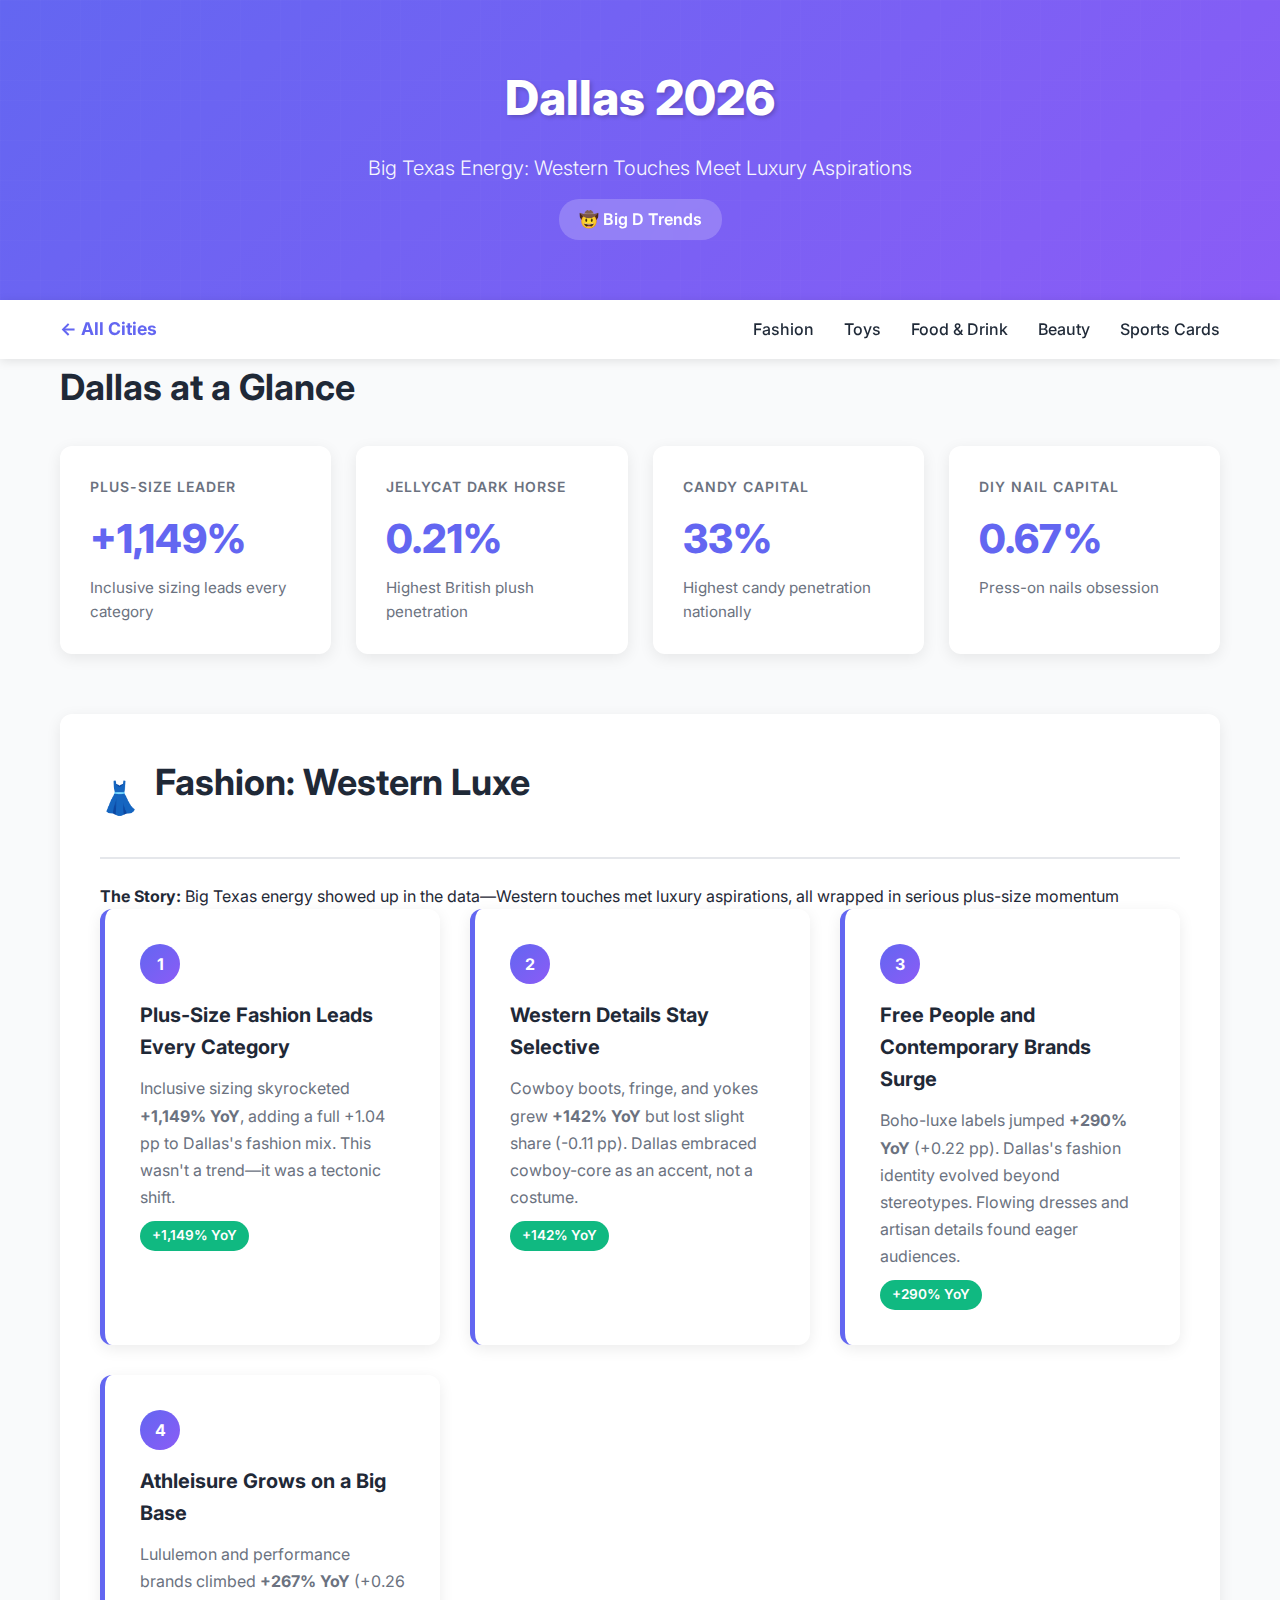
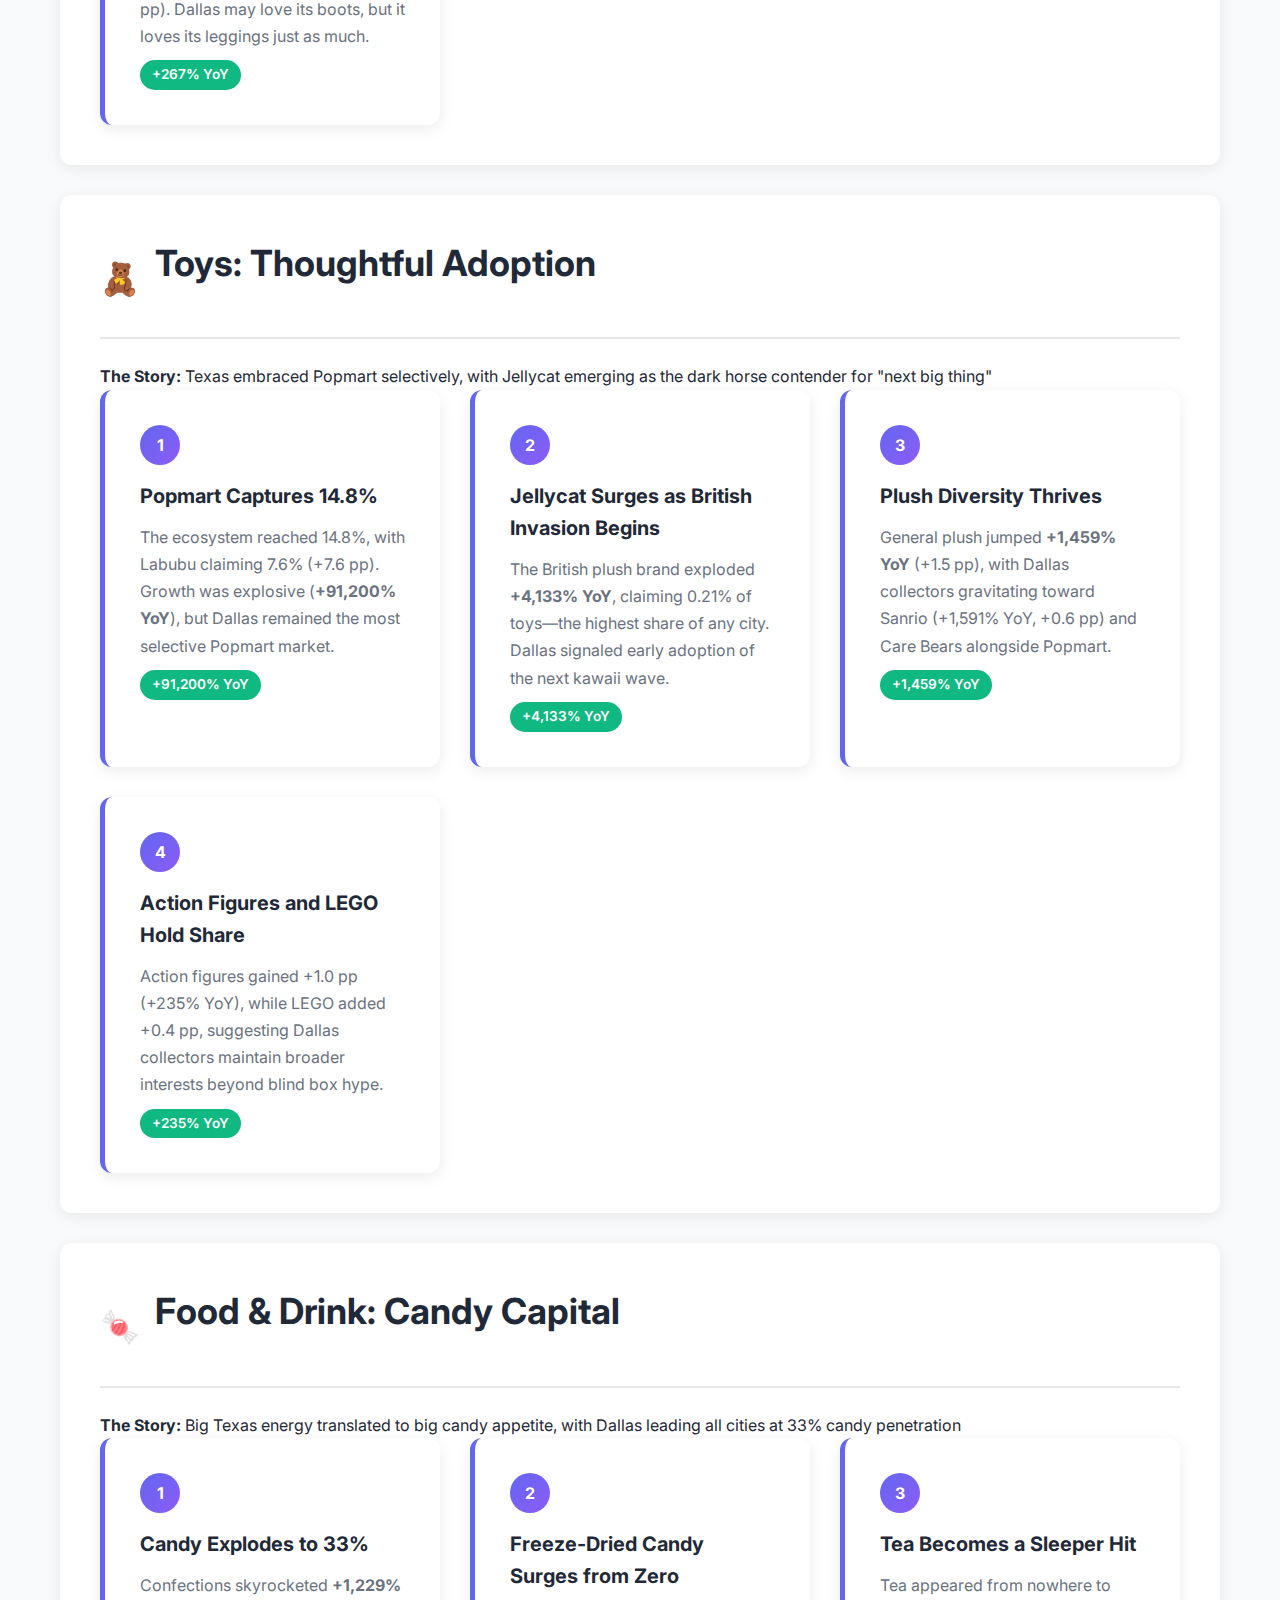
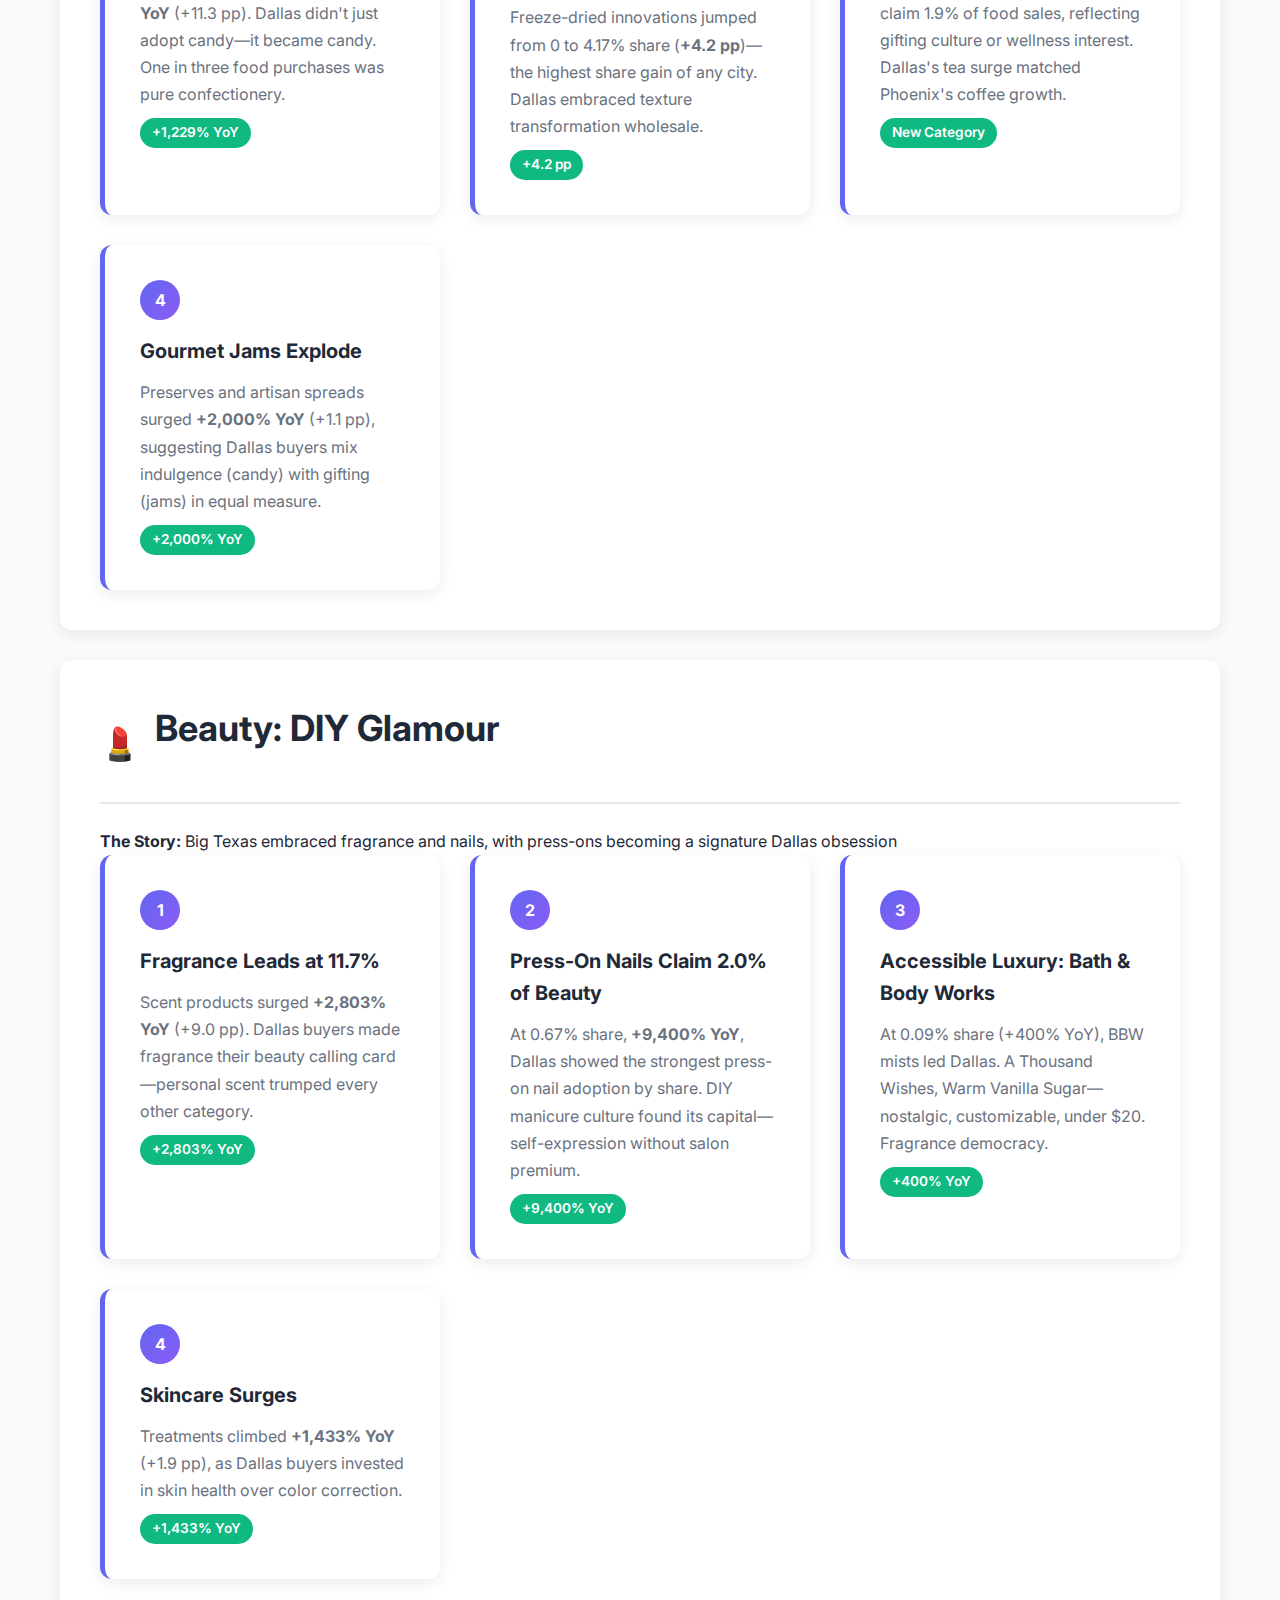
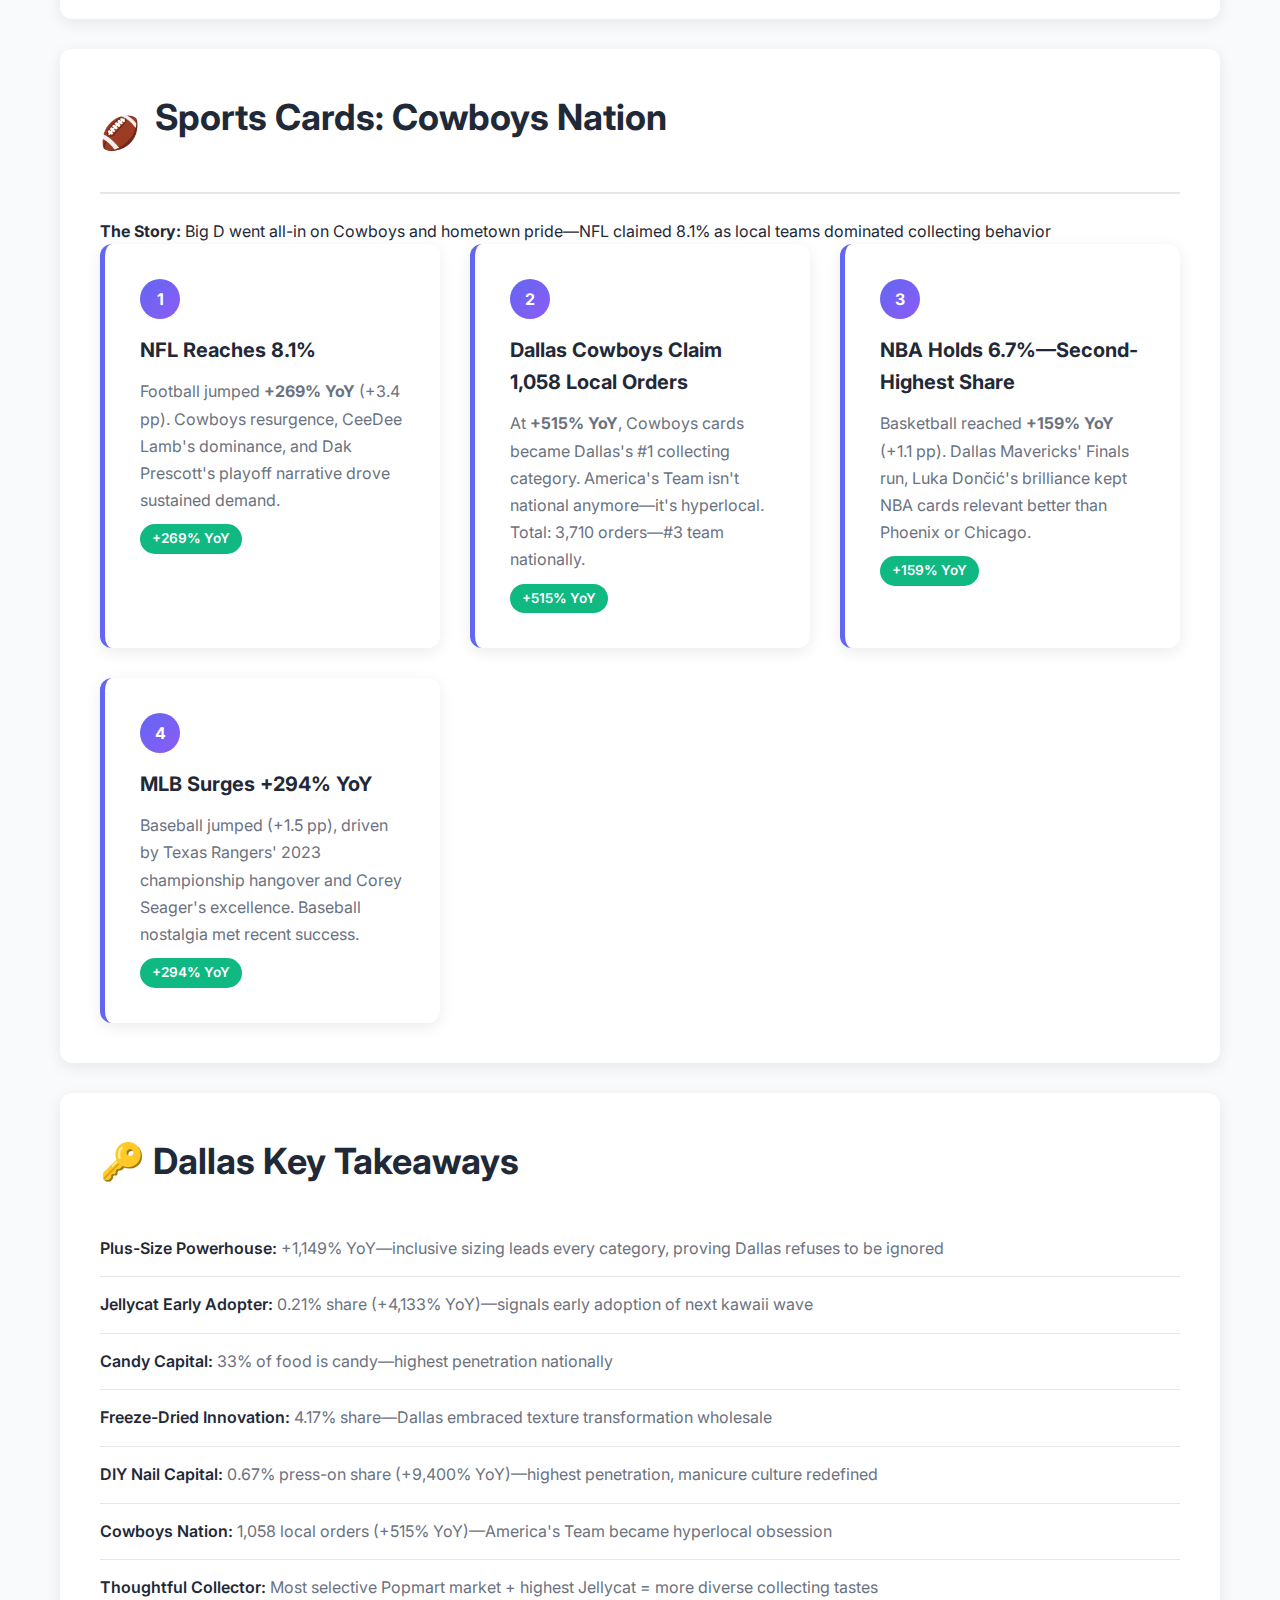
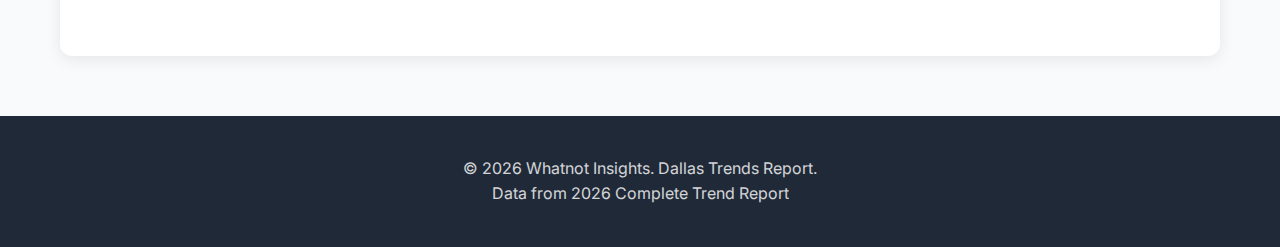
<file: microsites/dallas.html>
<!DOCTYPE html>
<html lang="en">
<head>
  <meta charset="UTF-8">
  <meta name="viewport" content="width=device-width, initial-scale=1.0">
  <title>Dallas Trends 2026 | Whatnot Insights</title>
  <link rel="stylesheet" href="css/styles.css">
  <link rel="preconnect" href="https://fonts.googleapis.com">
  <link rel="preconnect" href="https://fonts.gstatic.com" crossorigin>
  <link href="https://fonts.googleapis.com/css2?family=Inter:wght@300;400;500;600;700;800&display=swap" rel="stylesheet">
</head>
<body>
  <header>
    <div class="container">
      <h1>Dallas 2026</h1>
      <p class="subtitle">Big Texas Energy: Western Touches Meet Luxury Aspirations</p>
      <span class="city-label">🤠 Big D Trends</span>
    </div>
  </header>

  <nav class="nav-bar">
    <div class="container">
      <a href="index.html" class="home-link">← All Cities</a>
      <ul class="nav-links">
        <li><a href="#fashion">Fashion</a></li>
        <li><a href="#toys">Toys</a></li>
        <li><a href="#food">Food & Drink</a></li>
        <li><a href="#beauty">Beauty</a></li>
        <li><a href="#sports">Sports Cards</a></li>
      </ul>
    </div>
  </nav>

  <main class="container">
    <!-- Overview Stats -->
    <section>
      <h2>Dallas at a Glance</h2>
      <div class="stats-grid">
        <div class="stat-card">
          <div class="stat-label">Plus-Size Leader</div>
          <div class="stat-value">+1,149%</div>
          <div class="stat-description">Inclusive sizing leads every category</div>
        </div>
        <div class="stat-card">
          <div class="stat-label">Jellycat Dark Horse</div>
          <div class="stat-value">0.21%</div>
          <div class="stat-description">Highest British plush penetration</div>
        </div>
        <div class="stat-card">
          <div class="stat-label">Candy Capital</div>
          <div class="stat-value">33%</div>
          <div class="stat-description">Highest candy penetration nationally</div>
        </div>
        <div class="stat-card">
          <div class="stat-label">DIY Nail Capital</div>
          <div class="stat-value">0.67%</div>
          <div class="stat-description">Press-on nails obsession</div>
        </div>
      </div>
    </section>

    <!-- Fashion Section -->
    <section id="fashion" class="category-section">
      <div class="category-header">
        <span class="category-icon">👗</span>
        <h2>Fashion: Western Luxe</h2>
      </div>
      <p><strong>The Story:</strong> Big Texas energy showed up in the data—Western touches met luxury aspirations, all wrapped in serious plus-size momentum</p>

      <div class="trends-grid">
        <div class="trend-card">
          <span class="trend-number">1</span>
          <h4>Plus-Size Fashion Leads Every Category</h4>
          <p>Inclusive sizing skyrocketed <strong>+1,149% YoY</strong>, adding a full +1.04 pp to Dallas's fashion mix. This wasn't a trend—it was a tectonic shift.</p>
          <span class="growth-badge">+1,149% YoY</span>
        </div>

        <div class="trend-card">
          <span class="trend-number">2</span>
          <h4>Western Details Stay Selective</h4>
          <p>Cowboy boots, fringe, and yokes grew <strong>+142% YoY</strong> but lost slight share (-0.11 pp). Dallas embraced cowboy-core as an accent, not a costume.</p>
          <span class="growth-badge">+142% YoY</span>
        </div>

        <div class="trend-card">
          <span class="trend-number">3</span>
          <h4>Free People and Contemporary Brands Surge</h4>
          <p>Boho-luxe labels jumped <strong>+290% YoY</strong> (+0.22 pp). Dallas's fashion identity evolved beyond stereotypes. Flowing dresses and artisan details found eager audiences.</p>
          <span class="growth-badge">+290% YoY</span>
        </div>

        <div class="trend-card">
          <span class="trend-number">4</span>
          <h4>Athleisure Grows on a Big Base</h4>
          <p>Lululemon and performance brands climbed <strong>+267% YoY</strong> (+0.26 pp). Dallas may love its boots, but it loves its leggings just as much.</p>
          <span class="growth-badge">+267% YoY</span>
        </div>
      </div>
    </section>

    <!-- Toys Section -->
    <section id="toys" class="category-section">
      <div class="category-header">
        <span class="category-icon">🧸</span>
        <h2>Toys: Thoughtful Adoption</h2>
      </div>
      <p><strong>The Story:</strong> Texas embraced Popmart selectively, with Jellycat emerging as the dark horse contender for "next big thing"</p>

      <div class="trends-grid">
        <div class="trend-card">
          <span class="trend-number">1</span>
          <h4>Popmart Captures 14.8%</h4>
          <p>The ecosystem reached 14.8%, with Labubu claiming 7.6% (+7.6 pp). Growth was explosive (<strong>+91,200% YoY</strong>), but Dallas remained the most selective Popmart market.</p>
          <span class="growth-badge">+91,200% YoY</span>
        </div>

        <div class="trend-card">
          <span class="trend-number">2</span>
          <h4>Jellycat Surges as British Invasion Begins</h4>
          <p>The British plush brand exploded <strong>+4,133% YoY</strong>, claiming 0.21% of toys—the highest share of any city. Dallas signaled early adoption of the next kawaii wave.</p>
          <span class="growth-badge">+4,133% YoY</span>
        </div>

        <div class="trend-card">
          <span class="trend-number">3</span>
          <h4>Plush Diversity Thrives</h4>
          <p>General plush jumped <strong>+1,459% YoY</strong> (+1.5 pp), with Dallas collectors gravitating toward Sanrio (+1,591% YoY, +0.6 pp) and Care Bears alongside Popmart.</p>
          <span class="growth-badge">+1,459% YoY</span>
        </div>

        <div class="trend-card">
          <span class="trend-number">4</span>
          <h4>Action Figures and LEGO Hold Share</h4>
          <p>Action figures gained +1.0 pp (+235% YoY), while LEGO added +0.4 pp, suggesting Dallas collectors maintain broader interests beyond blind box hype.</p>
          <span class="growth-badge">+235% YoY</span>
        </div>
      </div>
    </section>

    <!-- Food & Drink Section -->
    <section id="food" class="category-section">
      <div class="category-header">
        <span class="category-icon">🍬</span>
        <h2>Food & Drink: Candy Capital</h2>
      </div>
      <p><strong>The Story:</strong> Big Texas energy translated to big candy appetite, with Dallas leading all cities at 33% candy penetration</p>

      <div class="trends-grid">
        <div class="trend-card">
          <span class="trend-number">1</span>
          <h4>Candy Explodes to 33%</h4>
          <p>Confections skyrocketed <strong>+1,229% YoY</strong> (+11.3 pp). Dallas didn't just adopt candy—it became candy. One in three food purchases was pure confectionery.</p>
          <span class="growth-badge">+1,229% YoY</span>
        </div>

        <div class="trend-card">
          <span class="trend-number">2</span>
          <h4>Freeze-Dried Candy Surges from Zero</h4>
          <p>Freeze-dried innovations jumped from 0 to 4.17% share (<strong>+4.2 pp</strong>)—the highest share gain of any city. Dallas embraced texture transformation wholesale.</p>
          <span class="growth-badge">+4.2 pp</span>
        </div>

        <div class="trend-card">
          <span class="trend-number">3</span>
          <h4>Tea Becomes a Sleeper Hit</h4>
          <p>Tea appeared from nowhere to claim 1.9% of food sales, reflecting gifting culture or wellness interest. Dallas's tea surge matched Phoenix's coffee growth.</p>
          <span class="growth-badge">New Category</span>
        </div>

        <div class="trend-card">
          <span class="trend-number">4</span>
          <h4>Gourmet Jams Explode</h4>
          <p>Preserves and artisan spreads surged <strong>+2,000% YoY</strong> (+1.1 pp), suggesting Dallas buyers mix indulgence (candy) with gifting (jams) in equal measure.</p>
          <span class="growth-badge">+2,000% YoY</span>
        </div>
      </div>
    </section>

    <!-- Beauty Section -->
    <section id="beauty" class="category-section">
      <div class="category-header">
        <span class="category-icon">💄</span>
        <h2>Beauty: DIY Glamour</h2>
      </div>
      <p><strong>The Story:</strong> Big Texas embraced fragrance and nails, with press-ons becoming a signature Dallas obsession</p>

      <div class="trends-grid">
        <div class="trend-card">
          <span class="trend-number">1</span>
          <h4>Fragrance Leads at 11.7%</h4>
          <p>Scent products surged <strong>+2,803% YoY</strong> (+9.0 pp). Dallas buyers made fragrance their beauty calling card—personal scent trumped every other category.</p>
          <span class="growth-badge">+2,803% YoY</span>
        </div>

        <div class="trend-card">
          <span class="trend-number">2</span>
          <h4>Press-On Nails Claim 2.0% of Beauty</h4>
          <p>At 0.67% share, <strong>+9,400% YoY</strong>, Dallas showed the strongest press-on nail adoption by share. DIY manicure culture found its capital—self-expression without salon premium.</p>
          <span class="growth-badge">+9,400% YoY</span>
        </div>

        <div class="trend-card">
          <span class="trend-number">3</span>
          <h4>Accessible Luxury: Bath & Body Works</h4>
          <p>At 0.09% share (+400% YoY), BBW mists led Dallas. A Thousand Wishes, Warm Vanilla Sugar—nostalgic, customizable, under $20. Fragrance democracy.</p>
          <span class="growth-badge">+400% YoY</span>
        </div>

        <div class="trend-card">
          <span class="trend-number">4</span>
          <h4>Skincare Surges</h4>
          <p>Treatments climbed <strong>+1,433% YoY</strong> (+1.9 pp), as Dallas buyers invested in skin health over color correction.</p>
          <span class="growth-badge">+1,433% YoY</span>
        </div>
      </div>
    </section>

    <!-- Sports Cards Section -->
    <section id="sports" class="category-section">
      <div class="category-header">
        <span class="category-icon">🏈</span>
        <h2>Sports Cards: Cowboys Nation</h2>
      </div>
      <p><strong>The Story:</strong> Big D went all-in on Cowboys and hometown pride—NFL claimed 8.1% as local teams dominated collecting behavior</p>

      <div class="trends-grid">
        <div class="trend-card">
          <span class="trend-number">1</span>
          <h4>NFL Reaches 8.1%</h4>
          <p>Football jumped <strong>+269% YoY</strong> (+3.4 pp). Cowboys resurgence, CeeDee Lamb's dominance, and Dak Prescott's playoff narrative drove sustained demand.</p>
          <span class="growth-badge">+269% YoY</span>
        </div>

        <div class="trend-card">
          <span class="trend-number">2</span>
          <h4>Dallas Cowboys Claim 1,058 Local Orders</h4>
          <p>At <strong>+515% YoY</strong>, Cowboys cards became Dallas's #1 collecting category. America's Team isn't national anymore—it's hyperlocal. Total: 3,710 orders—#3 team nationally.</p>
          <span class="growth-badge">+515% YoY</span>
        </div>

        <div class="trend-card">
          <span class="trend-number">3</span>
          <h4>NBA Holds 6.7%—Second-Highest Share</h4>
          <p>Basketball reached <strong>+159% YoY</strong> (+1.1 pp). Dallas Mavericks' Finals run, Luka Dončić's brilliance kept NBA cards relevant better than Phoenix or Chicago.</p>
          <span class="growth-badge">+159% YoY</span>
        </div>

        <div class="trend-card">
          <span class="trend-number">4</span>
          <h4>MLB Surges +294% YoY</h4>
          <p>Baseball jumped (+1.5 pp), driven by Texas Rangers' 2023 championship hangover and Corey Seager's excellence. Baseball nostalgia met recent success.</p>
          <span class="growth-badge">+294% YoY</span>
        </div>
      </div>
    </section>

    <!-- Key Takeaways -->
    <section class="category-section">
      <h2>🔑 Dallas Key Takeaways</h2>
      <ul class="insights-list">
        <li><strong>Plus-Size Powerhouse:</strong> +1,149% YoY—inclusive sizing leads every category, proving Dallas refuses to be ignored</li>
        <li><strong>Jellycat Early Adopter:</strong> 0.21% share (+4,133% YoY)—signals early adoption of next kawaii wave</li>
        <li><strong>Candy Capital:</strong> 33% of food is candy—highest penetration nationally</li>
        <li><strong>Freeze-Dried Innovation:</strong> 4.17% share—Dallas embraced texture transformation wholesale</li>
        <li><strong>DIY Nail Capital:</strong> 0.67% press-on share (+9,400% YoY)—highest penetration, manicure culture redefined</li>
        <li><strong>Cowboys Nation:</strong> 1,058 local orders (+515% YoY)—America's Team became hyperlocal obsession</li>
        <li><strong>Thoughtful Collector:</strong> Most selective Popmart market + highest Jellycat = more diverse collecting tastes</li>
      </ul>
    </section>
  </main>

  <footer>
    <div class="container">
      <p>&copy; 2026 Whatnot Insights. Dallas Trends Report.</p>
      <p>Data from 2026 Complete Trend Report</p>
    </div>
  </footer>
</body>
</html>
</file>
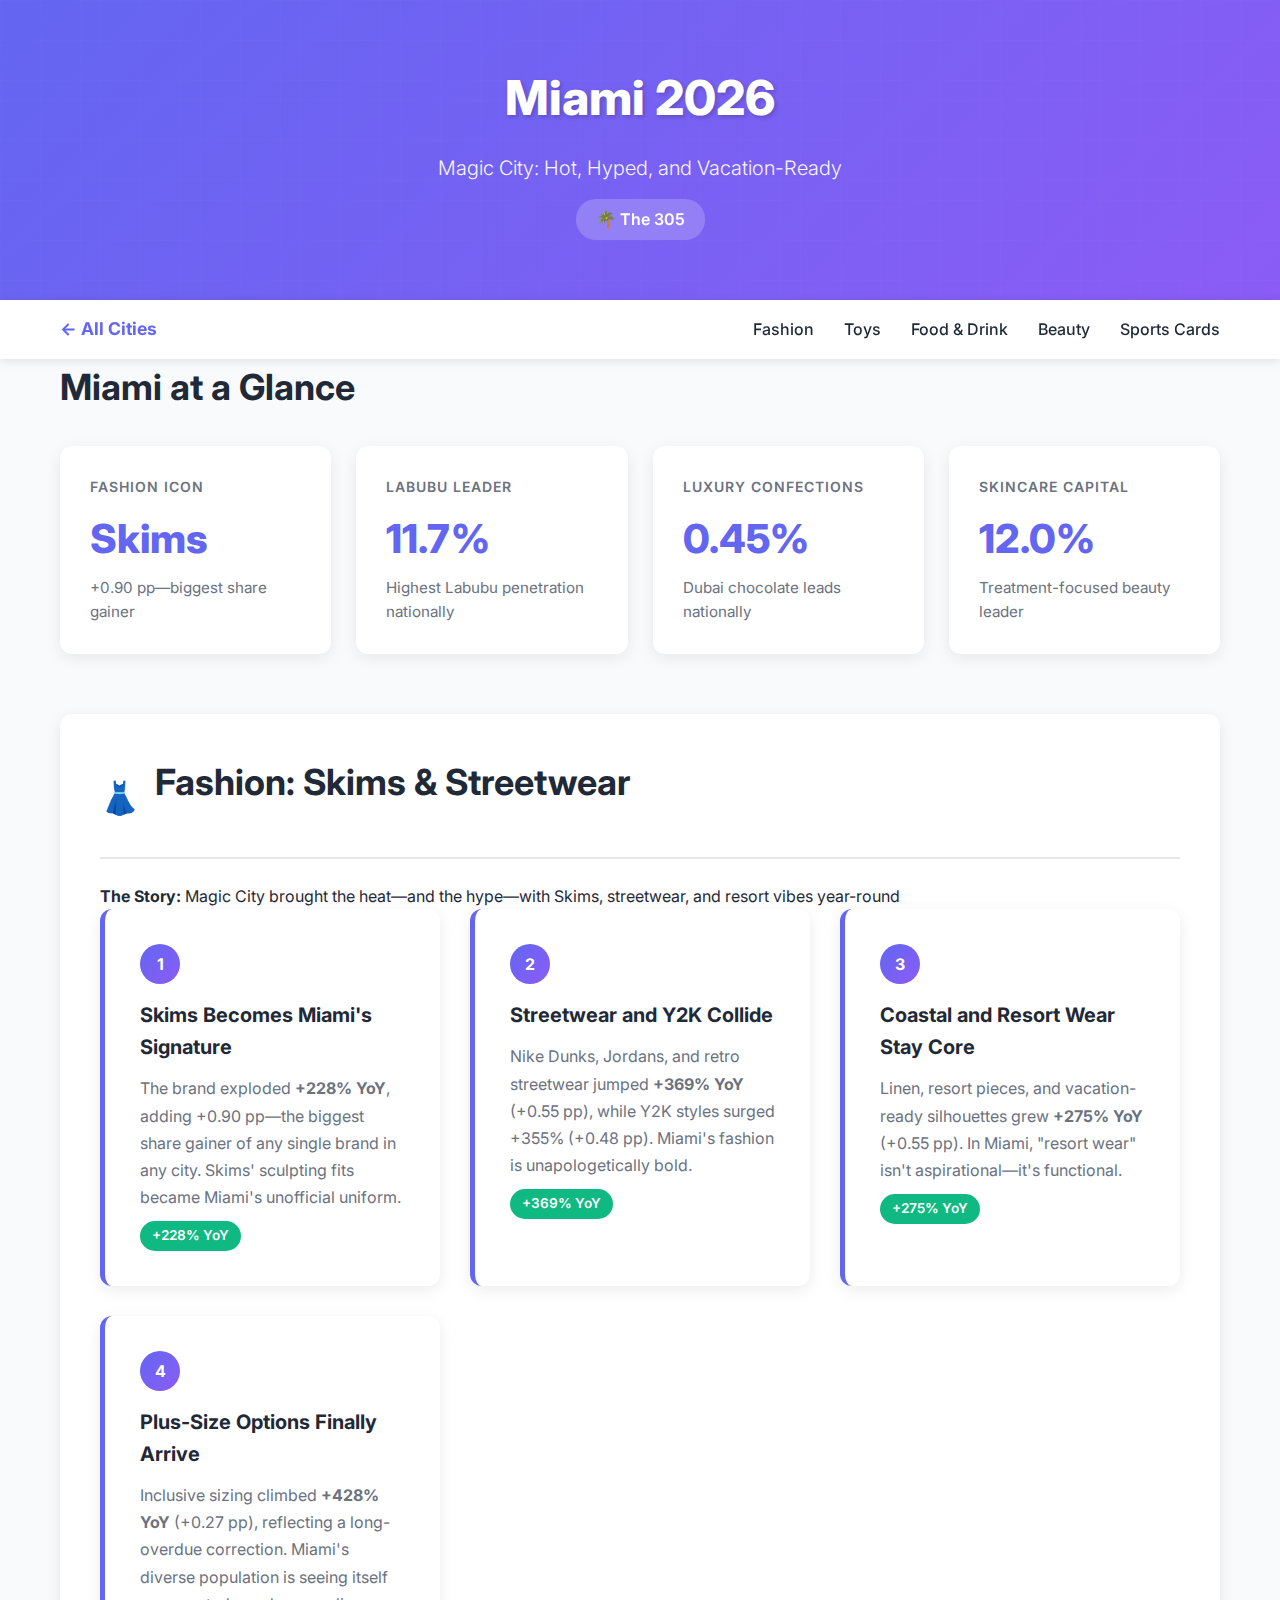
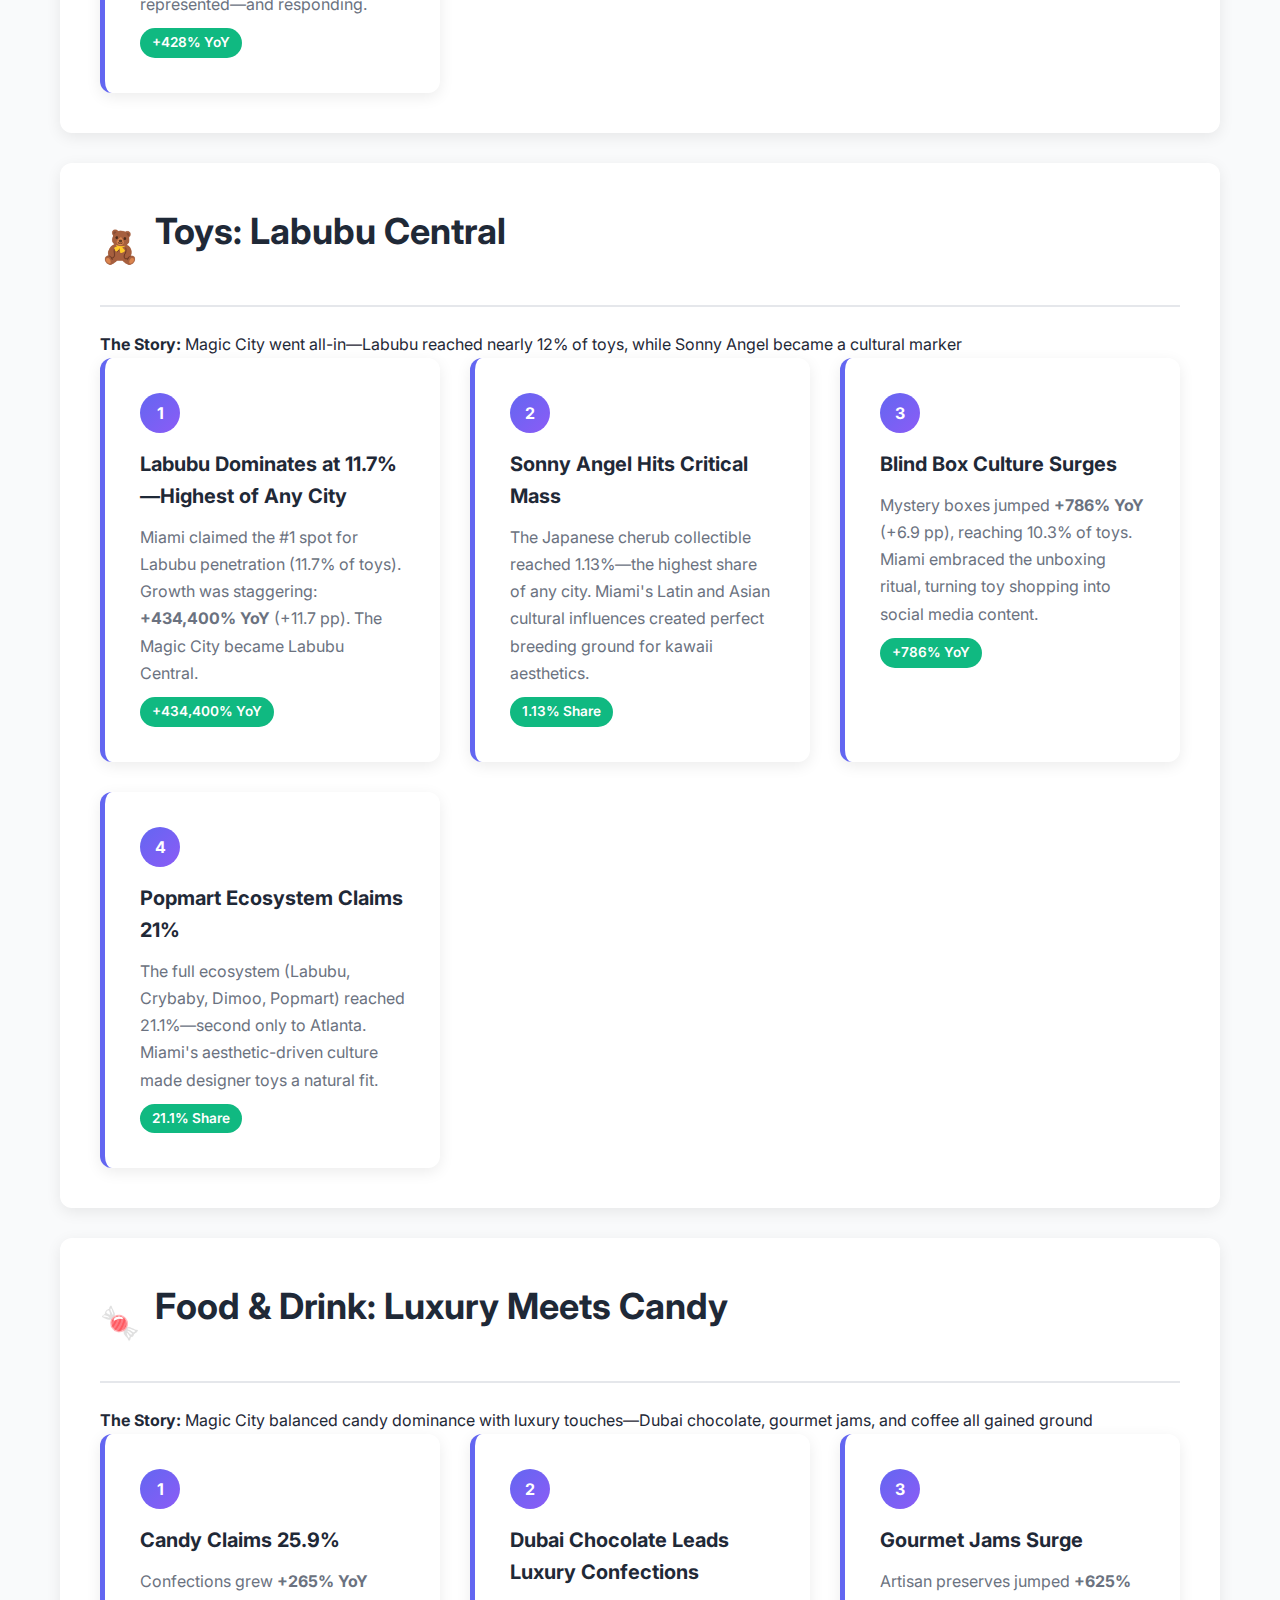
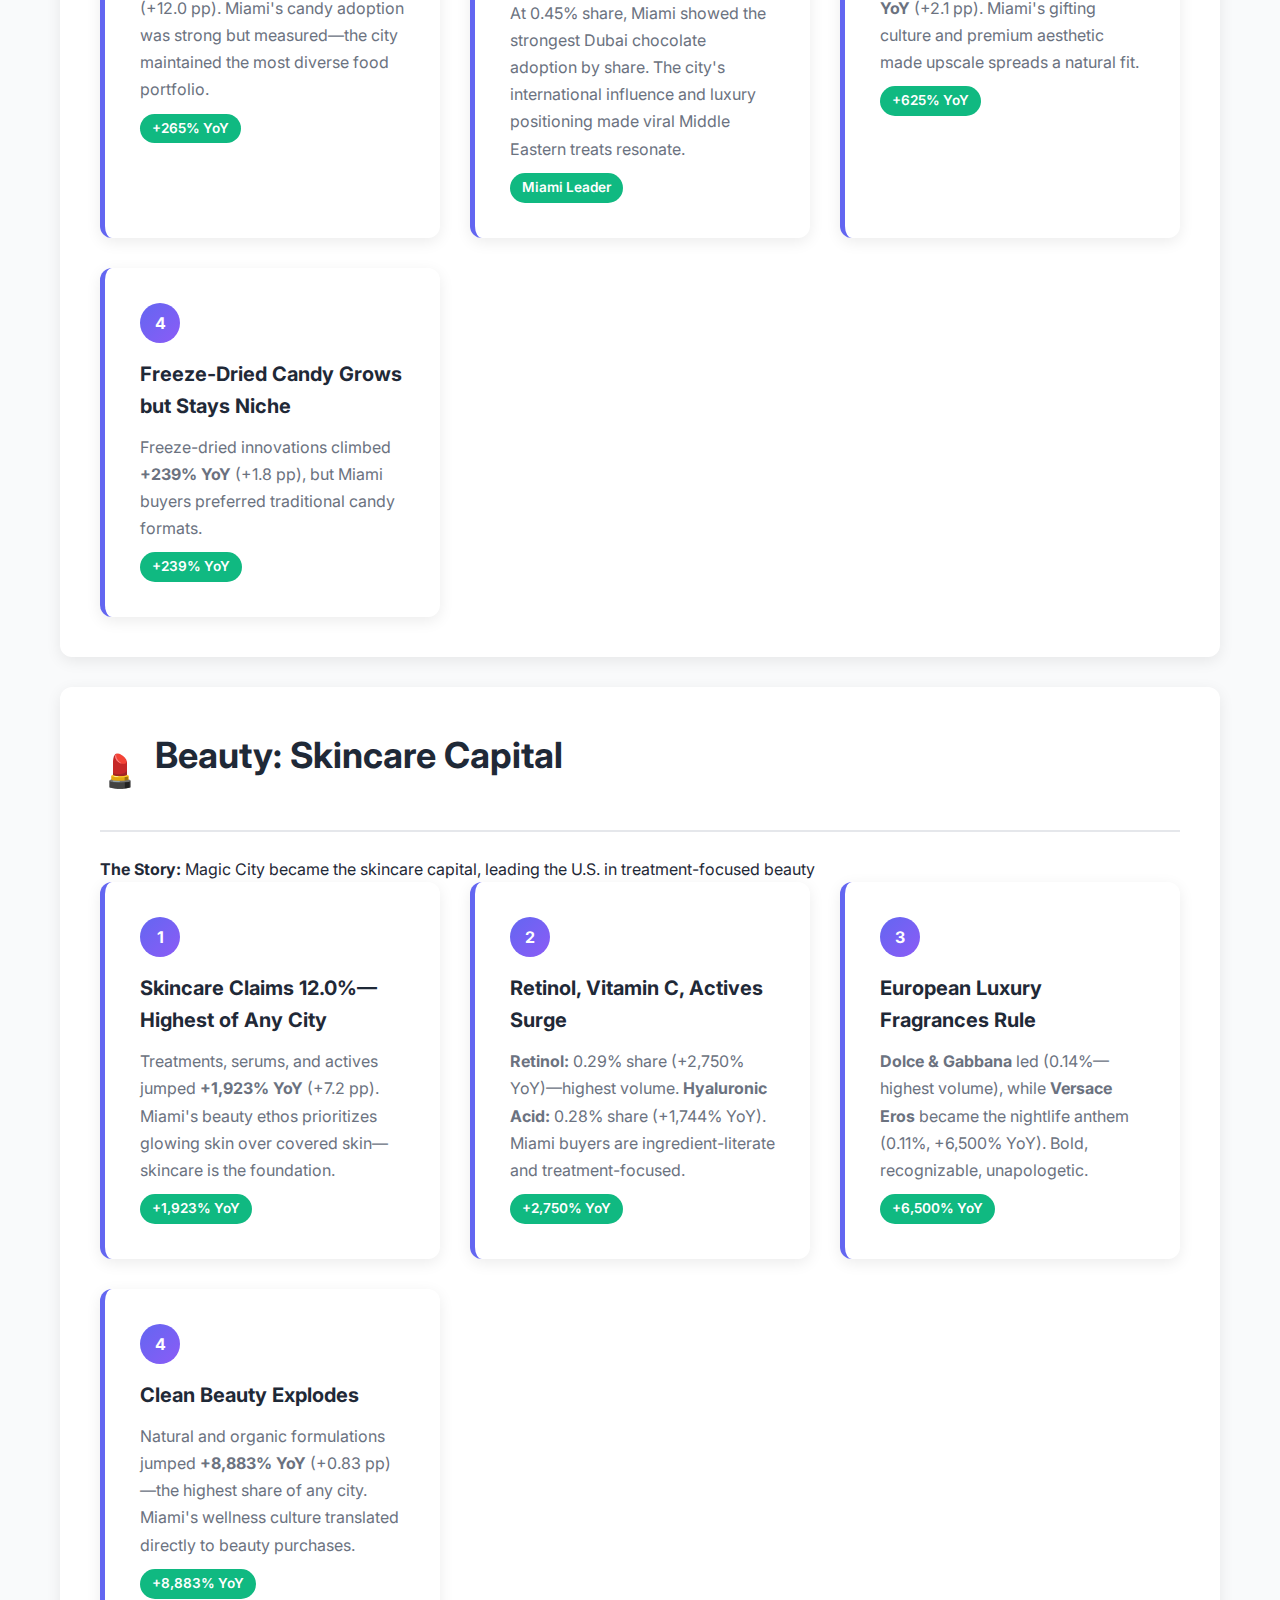
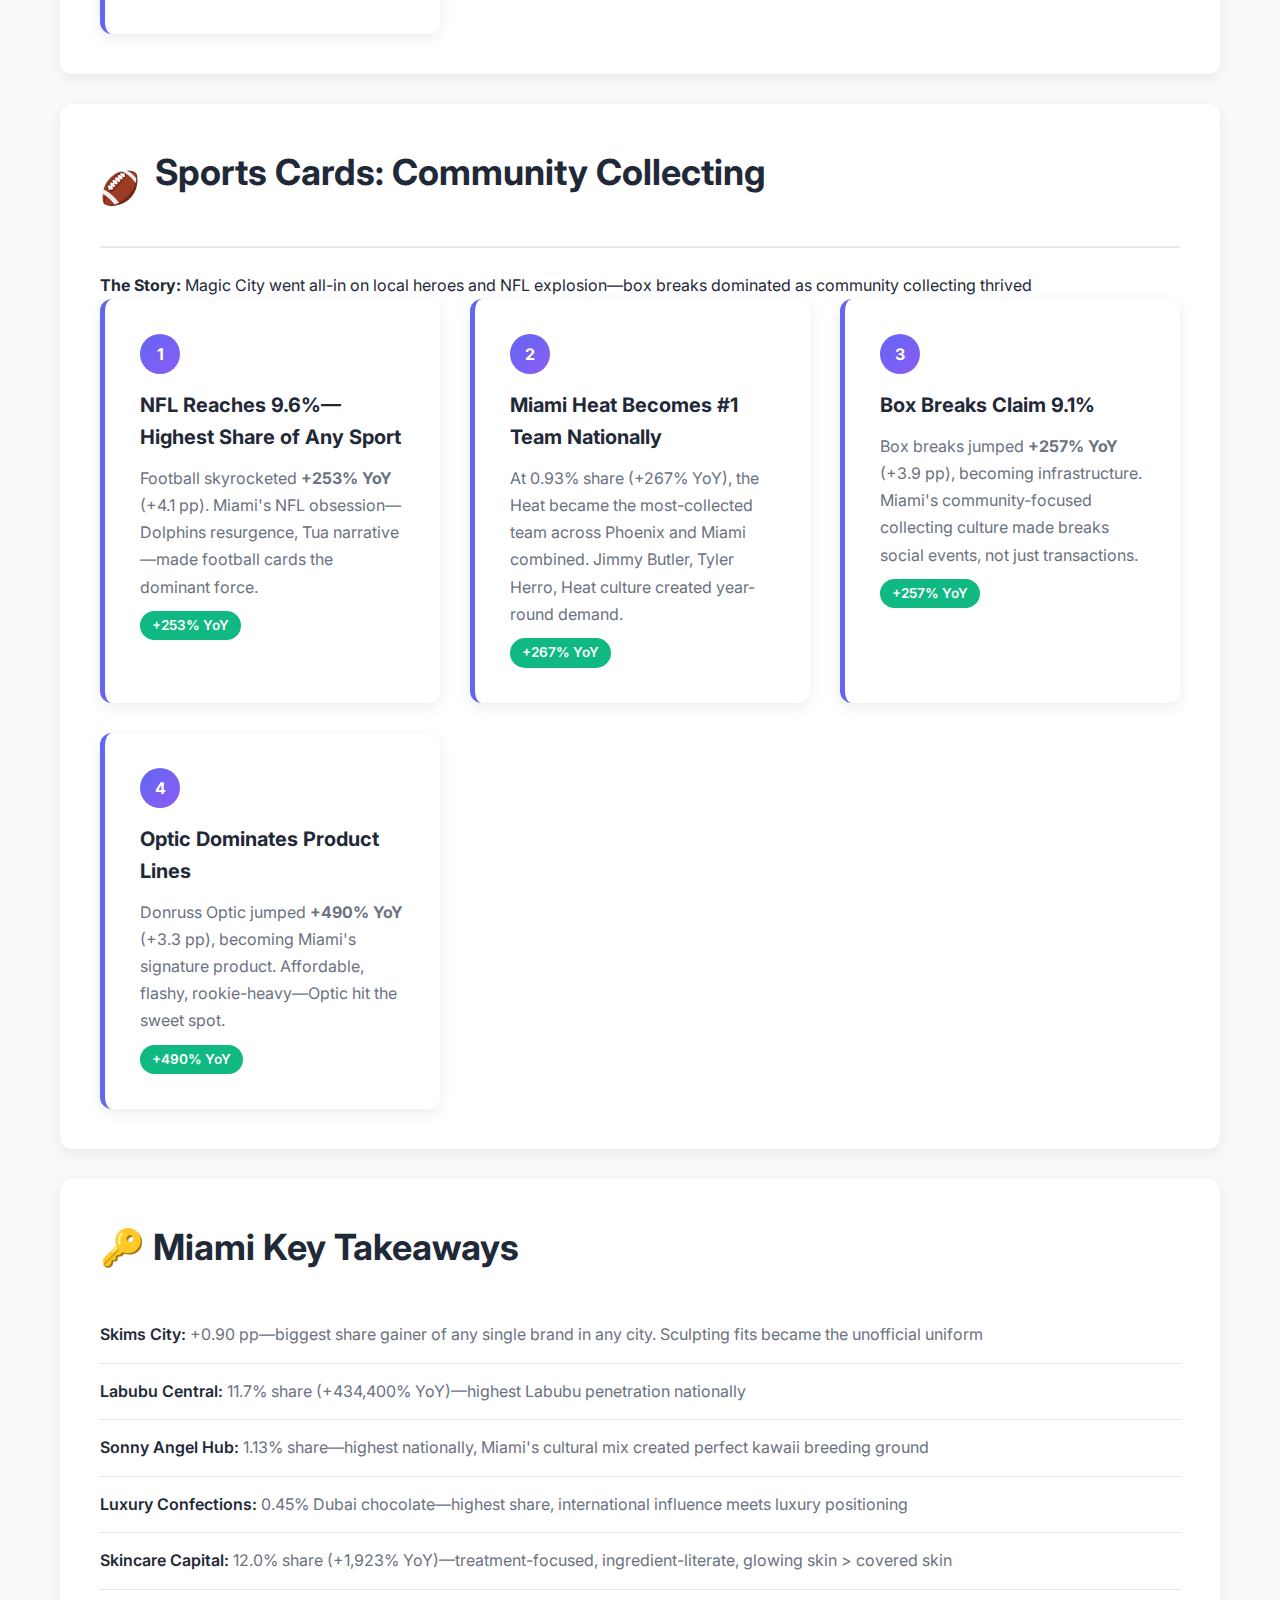
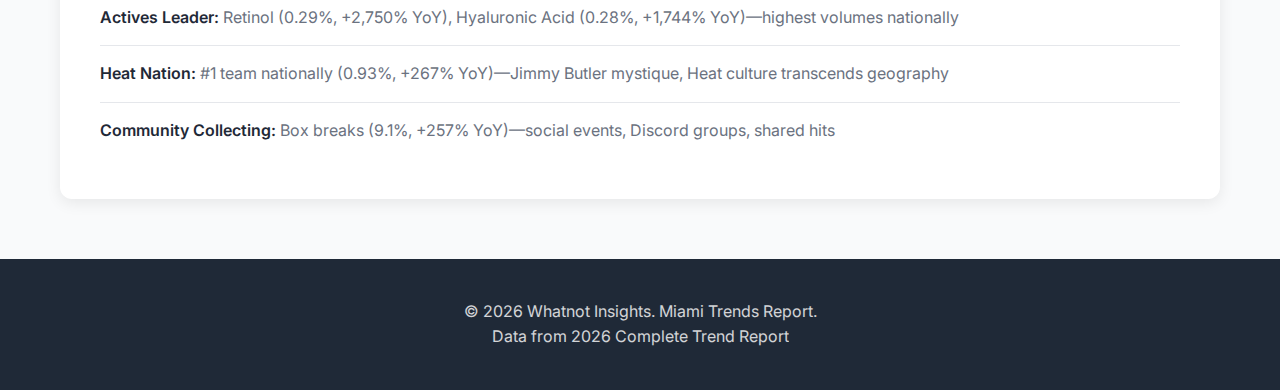
<file: microsites/miami.html>
<!DOCTYPE html>
<html lang="en">
<head>
  <meta charset="UTF-8">
  <meta name="viewport" content="width=device-width, initial-scale=1.0">
  <title>Miami Trends 2026 | Whatnot Insights</title>
  <link rel="stylesheet" href="css/styles.css">
  <link rel="preconnect" href="https://fonts.googleapis.com">
  <link rel="preconnect" href="https://fonts.gstatic.com" crossorigin>
  <link href="https://fonts.googleapis.com/css2?family=Inter:wght@300;400;500;600;700;800&display=swap" rel="stylesheet">
</head>
<body>
  <header>
    <div class="container">
      <h1>Miami 2026</h1>
      <p class="subtitle">Magic City: Hot, Hyped, and Vacation-Ready</p>
      <span class="city-label">🌴 The 305</span>
    </div>
  </header>

  <nav class="nav-bar">
    <div class="container">
      <a href="index.html" class="home-link">← All Cities</a>
      <ul class="nav-links">
        <li><a href="#fashion">Fashion</a></li>
        <li><a href="#toys">Toys</a></li>
        <li><a href="#food">Food & Drink</a></li>
        <li><a href="#beauty">Beauty</a></li>
        <li><a href="#sports">Sports Cards</a></li>
      </ul>
    </div>
  </nav>

  <main class="container">
    <!-- Overview Stats -->
    <section>
      <h2>Miami at a Glance</h2>
      <div class="stats-grid">
        <div class="stat-card">
          <div class="stat-label">Fashion Icon</div>
          <div class="stat-value">Skims</div>
          <div class="stat-description">+0.90 pp—biggest share gainer</div>
        </div>
        <div class="stat-card">
          <div class="stat-label">Labubu Leader</div>
          <div class="stat-value">11.7%</div>
          <div class="stat-description">Highest Labubu penetration nationally</div>
        </div>
        <div class="stat-card">
          <div class="stat-label">Luxury Confections</div>
          <div class="stat-value">0.45%</div>
          <div class="stat-description">Dubai chocolate leads nationally</div>
        </div>
        <div class="stat-card">
          <div class="stat-label">Skincare Capital</div>
          <div class="stat-value">12.0%</div>
          <div class="stat-description">Treatment-focused beauty leader</div>
        </div>
      </div>
    </section>

    <!-- Fashion Section -->
    <section id="fashion" class="category-section">
      <div class="category-header">
        <span class="category-icon">👗</span>
        <h2>Fashion: Skims & Streetwear</h2>
      </div>
      <p><strong>The Story:</strong> Magic City brought the heat—and the hype—with Skims, streetwear, and resort vibes year-round</p>

      <div class="trends-grid">
        <div class="trend-card">
          <span class="trend-number">1</span>
          <h4>Skims Becomes Miami's Signature</h4>
          <p>The brand exploded <strong>+228% YoY</strong>, adding +0.90 pp—the biggest share gainer of any single brand in any city. Skims' sculpting fits became Miami's unofficial uniform.</p>
          <span class="growth-badge">+228% YoY</span>
        </div>

        <div class="trend-card">
          <span class="trend-number">2</span>
          <h4>Streetwear and Y2K Collide</h4>
          <p>Nike Dunks, Jordans, and retro streetwear jumped <strong>+369% YoY</strong> (+0.55 pp), while Y2K styles surged +355% (+0.48 pp). Miami's fashion is unapologetically bold.</p>
          <span class="growth-badge">+369% YoY</span>
        </div>

        <div class="trend-card">
          <span class="trend-number">3</span>
          <h4>Coastal and Resort Wear Stay Core</h4>
          <p>Linen, resort pieces, and vacation-ready silhouettes grew <strong>+275% YoY</strong> (+0.55 pp). In Miami, "resort wear" isn't aspirational—it's functional.</p>
          <span class="growth-badge">+275% YoY</span>
        </div>

        <div class="trend-card">
          <span class="trend-number">4</span>
          <h4>Plus-Size Options Finally Arrive</h4>
          <p>Inclusive sizing climbed <strong>+428% YoY</strong> (+0.27 pp), reflecting a long-overdue correction. Miami's diverse population is seeing itself represented—and responding.</p>
          <span class="growth-badge">+428% YoY</span>
        </div>
      </div>
    </section>

    <!-- Toys Section -->
    <section id="toys" class="category-section">
      <div class="category-header">
        <span class="category-icon">🧸</span>
        <h2>Toys: Labubu Central</h2>
      </div>
      <p><strong>The Story:</strong> Magic City went all-in—Labubu reached nearly 12% of toys, while Sonny Angel became a cultural marker</p>

      <div class="trends-grid">
        <div class="trend-card">
          <span class="trend-number">1</span>
          <h4>Labubu Dominates at 11.7%—Highest of Any City</h4>
          <p>Miami claimed the #1 spot for Labubu penetration (11.7% of toys). Growth was staggering: <strong>+434,400% YoY</strong> (+11.7 pp). The Magic City became Labubu Central.</p>
          <span class="growth-badge">+434,400% YoY</span>
        </div>

        <div class="trend-card">
          <span class="trend-number">2</span>
          <h4>Sonny Angel Hits Critical Mass</h4>
          <p>The Japanese cherub collectible reached 1.13%—the highest share of any city. Miami's Latin and Asian cultural influences created perfect breeding ground for kawaii aesthetics.</p>
          <span class="growth-badge">1.13% Share</span>
        </div>

        <div class="trend-card">
          <span class="trend-number">3</span>
          <h4>Blind Box Culture Surges</h4>
          <p>Mystery boxes jumped <strong>+786% YoY</strong> (+6.9 pp), reaching 10.3% of toys. Miami embraced the unboxing ritual, turning toy shopping into social media content.</p>
          <span class="growth-badge">+786% YoY</span>
        </div>

        <div class="trend-card">
          <span class="trend-number">4</span>
          <h4>Popmart Ecosystem Claims 21%</h4>
          <p>The full ecosystem (Labubu, Crybaby, Dimoo, Popmart) reached 21.1%—second only to Atlanta. Miami's aesthetic-driven culture made designer toys a natural fit.</p>
          <span class="growth-badge">21.1% Share</span>
        </div>
      </div>
    </section>

    <!-- Food & Drink Section -->
    <section id="food" class="category-section">
      <div class="category-header">
        <span class="category-icon">🍬</span>
        <h2>Food & Drink: Luxury Meets Candy</h2>
      </div>
      <p><strong>The Story:</strong> Magic City balanced candy dominance with luxury touches—Dubai chocolate, gourmet jams, and coffee all gained ground</p>

      <div class="trends-grid">
        <div class="trend-card">
          <span class="trend-number">1</span>
          <h4>Candy Claims 25.9%</h4>
          <p>Confections grew <strong>+265% YoY</strong> (+12.0 pp). Miami's candy adoption was strong but measured—the city maintained the most diverse food portfolio.</p>
          <span class="growth-badge">+265% YoY</span>
        </div>

        <div class="trend-card">
          <span class="trend-number">2</span>
          <h4>Dubai Chocolate Leads Luxury Confections</h4>
          <p>At 0.45% share, Miami showed the strongest Dubai chocolate adoption by share. The city's international influence and luxury positioning made viral Middle Eastern treats resonate.</p>
          <span class="growth-badge">Miami Leader</span>
        </div>

        <div class="trend-card">
          <span class="trend-number">3</span>
          <h4>Gourmet Jams Surge</h4>
          <p>Artisan preserves jumped <strong>+625% YoY</strong> (+2.1 pp). Miami's gifting culture and premium aesthetic made upscale spreads a natural fit.</p>
          <span class="growth-badge">+625% YoY</span>
        </div>

        <div class="trend-card">
          <span class="trend-number">4</span>
          <h4>Freeze-Dried Candy Grows but Stays Niche</h4>
          <p>Freeze-dried innovations climbed <strong>+239% YoY</strong> (+1.8 pp), but Miami buyers preferred traditional candy formats.</p>
          <span class="growth-badge">+239% YoY</span>
        </div>
      </div>
    </section>

    <!-- Beauty Section -->
    <section id="beauty" class="category-section">
      <div class="category-header">
        <span class="category-icon">💄</span>
        <h2>Beauty: Skincare Capital</h2>
      </div>
      <p><strong>The Story:</strong> Magic City became the skincare capital, leading the U.S. in treatment-focused beauty</p>

      <div class="trends-grid">
        <div class="trend-card">
          <span class="trend-number">1</span>
          <h4>Skincare Claims 12.0%—Highest of Any City</h4>
          <p>Treatments, serums, and actives jumped <strong>+1,923% YoY</strong> (+7.2 pp). Miami's beauty ethos prioritizes glowing skin over covered skin—skincare is the foundation.</p>
          <span class="growth-badge">+1,923% YoY</span>
        </div>

        <div class="trend-card">
          <span class="trend-number">2</span>
          <h4>Retinol, Vitamin C, Actives Surge</h4>
          <p><strong>Retinol:</strong> 0.29% share (+2,750% YoY)—highest volume. <strong>Hyaluronic Acid:</strong> 0.28% share (+1,744% YoY). Miami buyers are ingredient-literate and treatment-focused.</p>
          <span class="growth-badge">+2,750% YoY</span>
        </div>

        <div class="trend-card">
          <span class="trend-number">3</span>
          <h4>European Luxury Fragrances Rule</h4>
          <p><strong>Dolce & Gabbana</strong> led (0.14%—highest volume), while <strong>Versace Eros</strong> became the nightlife anthem (0.11%, +6,500% YoY). Bold, recognizable, unapologetic.</p>
          <span class="growth-badge">+6,500% YoY</span>
        </div>

        <div class="trend-card">
          <span class="trend-number">4</span>
          <h4>Clean Beauty Explodes</h4>
          <p>Natural and organic formulations jumped <strong>+8,883% YoY</strong> (+0.83 pp)—the highest share of any city. Miami's wellness culture translated directly to beauty purchases.</p>
          <span class="growth-badge">+8,883% YoY</span>
        </div>
      </div>
    </section>

    <!-- Sports Cards Section -->
    <section id="sports" class="category-section">
      <div class="category-header">
        <span class="category-icon">🏈</span>
        <h2>Sports Cards: Community Collecting</h2>
      </div>
      <p><strong>The Story:</strong> Magic City went all-in on local heroes and NFL explosion—box breaks dominated as community collecting thrived</p>

      <div class="trends-grid">
        <div class="trend-card">
          <span class="trend-number">1</span>
          <h4>NFL Reaches 9.6%—Highest Share of Any Sport</h4>
          <p>Football skyrocketed <strong>+253% YoY</strong> (+4.1 pp). Miami's NFL obsession—Dolphins resurgence, Tua narrative—made football cards the dominant force.</p>
          <span class="growth-badge">+253% YoY</span>
        </div>

        <div class="trend-card">
          <span class="trend-number">2</span>
          <h4>Miami Heat Becomes #1 Team Nationally</h4>
          <p>At 0.93% share (+267% YoY), the Heat became the most-collected team across Phoenix and Miami combined. Jimmy Butler, Tyler Herro, Heat culture created year-round demand.</p>
          <span class="growth-badge">+267% YoY</span>
        </div>

        <div class="trend-card">
          <span class="trend-number">3</span>
          <h4>Box Breaks Claim 9.1%</h4>
          <p>Box breaks jumped <strong>+257% YoY</strong> (+3.9 pp), becoming infrastructure. Miami's community-focused collecting culture made breaks social events, not just transactions.</p>
          <span class="growth-badge">+257% YoY</span>
        </div>

        <div class="trend-card">
          <span class="trend-number">4</span>
          <h4>Optic Dominates Product Lines</h4>
          <p>Donruss Optic jumped <strong>+490% YoY</strong> (+3.3 pp), becoming Miami's signature product. Affordable, flashy, rookie-heavy—Optic hit the sweet spot.</p>
          <span class="growth-badge">+490% YoY</span>
        </div>
      </div>
    </section>

    <!-- Key Takeaways -->
    <section class="category-section">
      <h2>🔑 Miami Key Takeaways</h2>
      <ul class="insights-list">
        <li><strong>Skims City:</strong> +0.90 pp—biggest share gainer of any single brand in any city. Sculpting fits became the unofficial uniform</li>
        <li><strong>Labubu Central:</strong> 11.7% share (+434,400% YoY)—highest Labubu penetration nationally</li>
        <li><strong>Sonny Angel Hub:</strong> 1.13% share—highest nationally, Miami's cultural mix created perfect kawaii breeding ground</li>
        <li><strong>Luxury Confections:</strong> 0.45% Dubai chocolate—highest share, international influence meets luxury positioning</li>
        <li><strong>Skincare Capital:</strong> 12.0% share (+1,923% YoY)—treatment-focused, ingredient-literate, glowing skin > covered skin</li>
        <li><strong>Actives Leader:</strong> Retinol (0.29%, +2,750% YoY), Hyaluronic Acid (0.28%, +1,744% YoY)—highest volumes nationally</li>
        <li><strong>Heat Nation:</strong> #1 team nationally (0.93%, +267% YoY)—Jimmy Butler mystique, Heat culture transcends geography</li>
        <li><strong>Community Collecting:</strong> Box breaks (9.1%, +257% YoY)—social events, Discord groups, shared hits</li>
      </ul>
    </section>
  </main>

  <footer>
    <div class="container">
      <p>&copy; 2026 Whatnot Insights. Miami Trends Report.</p>
      <p>Data from 2026 Complete Trend Report</p>
    </div>
  </footer>
</body>
</html>
</file>
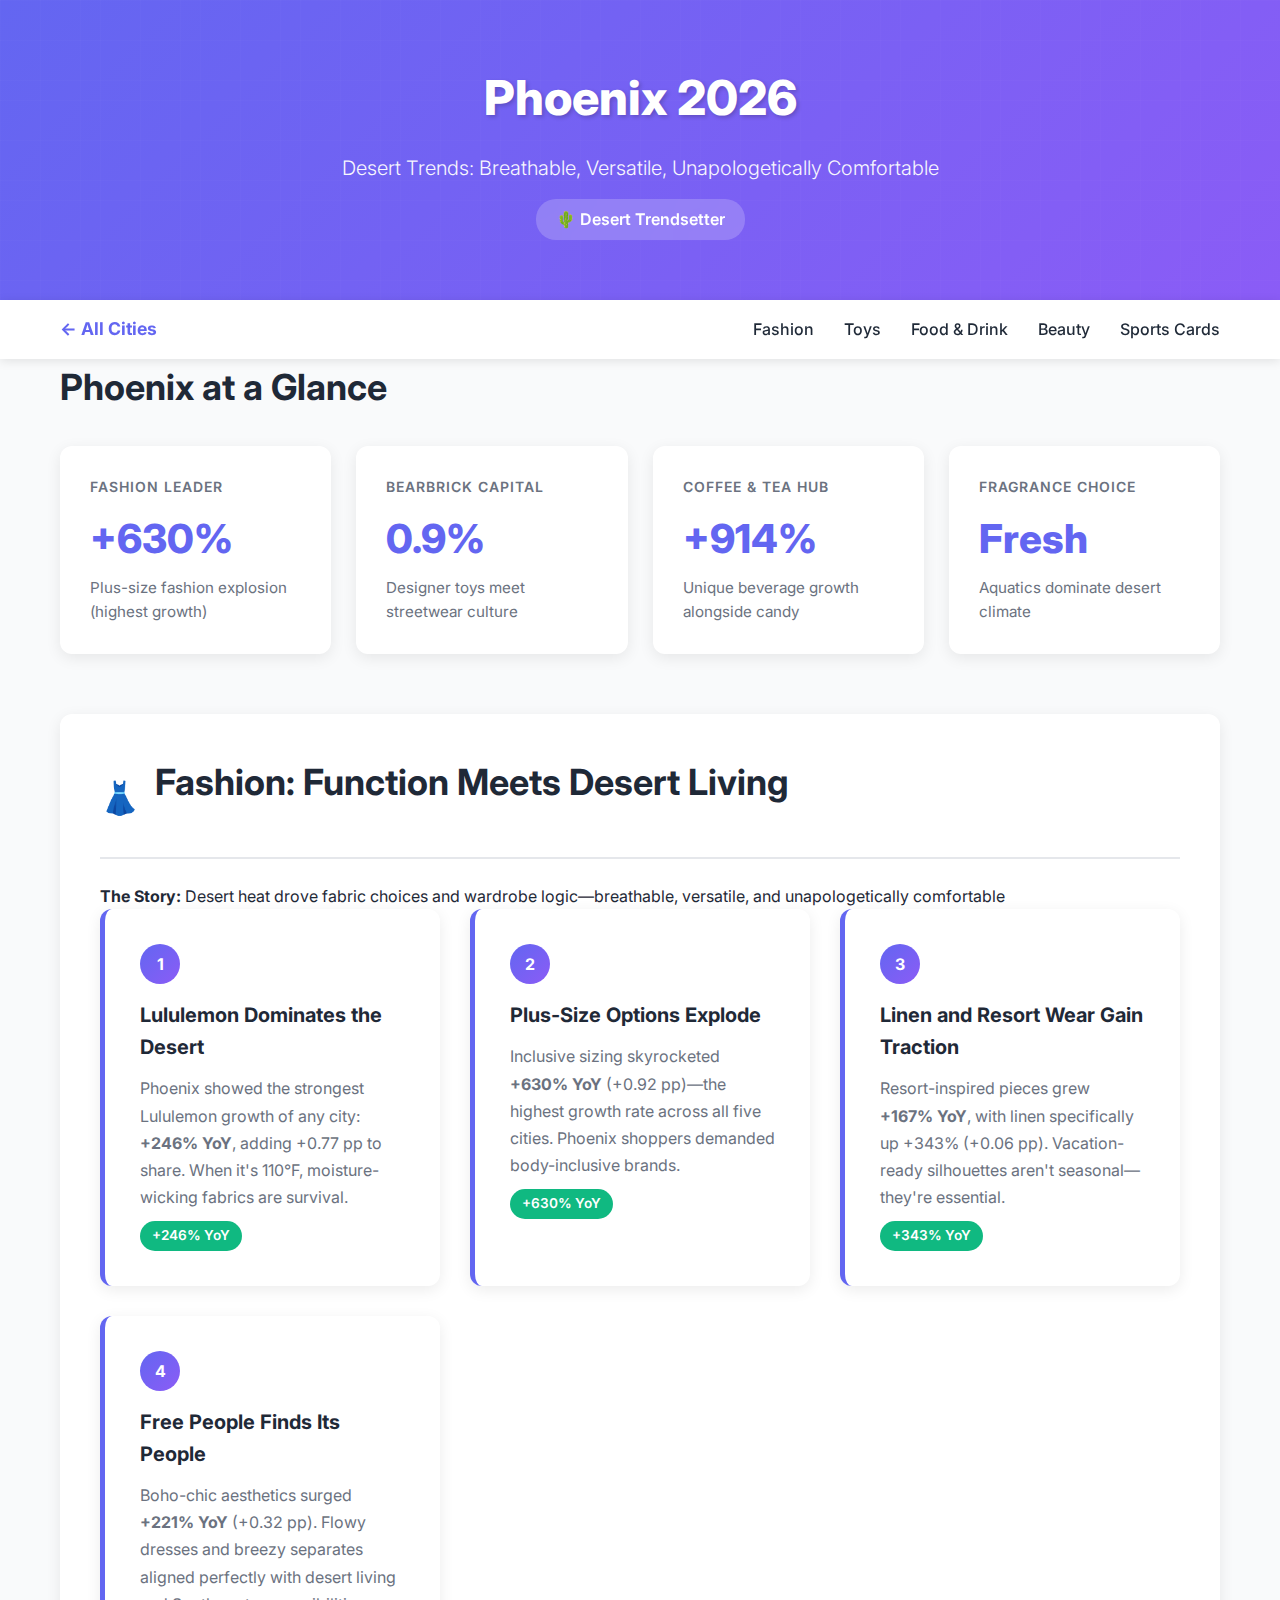
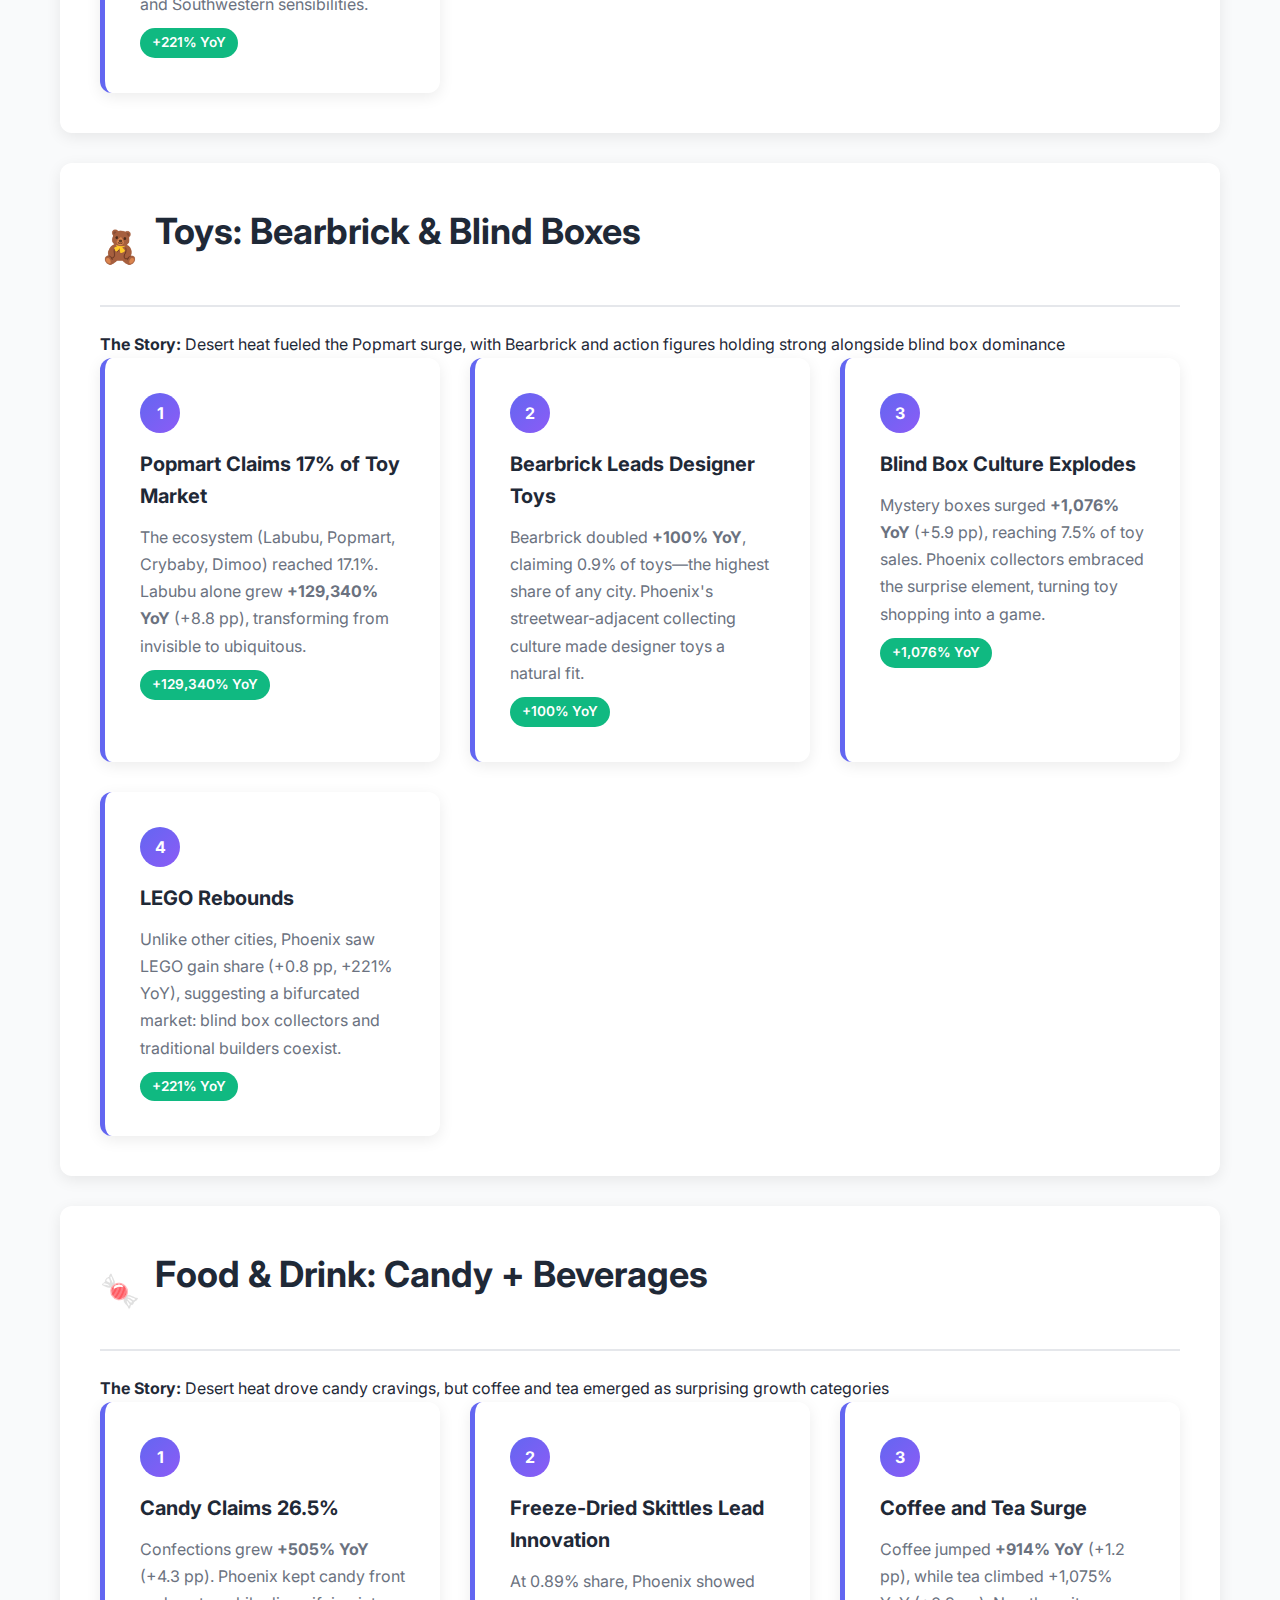
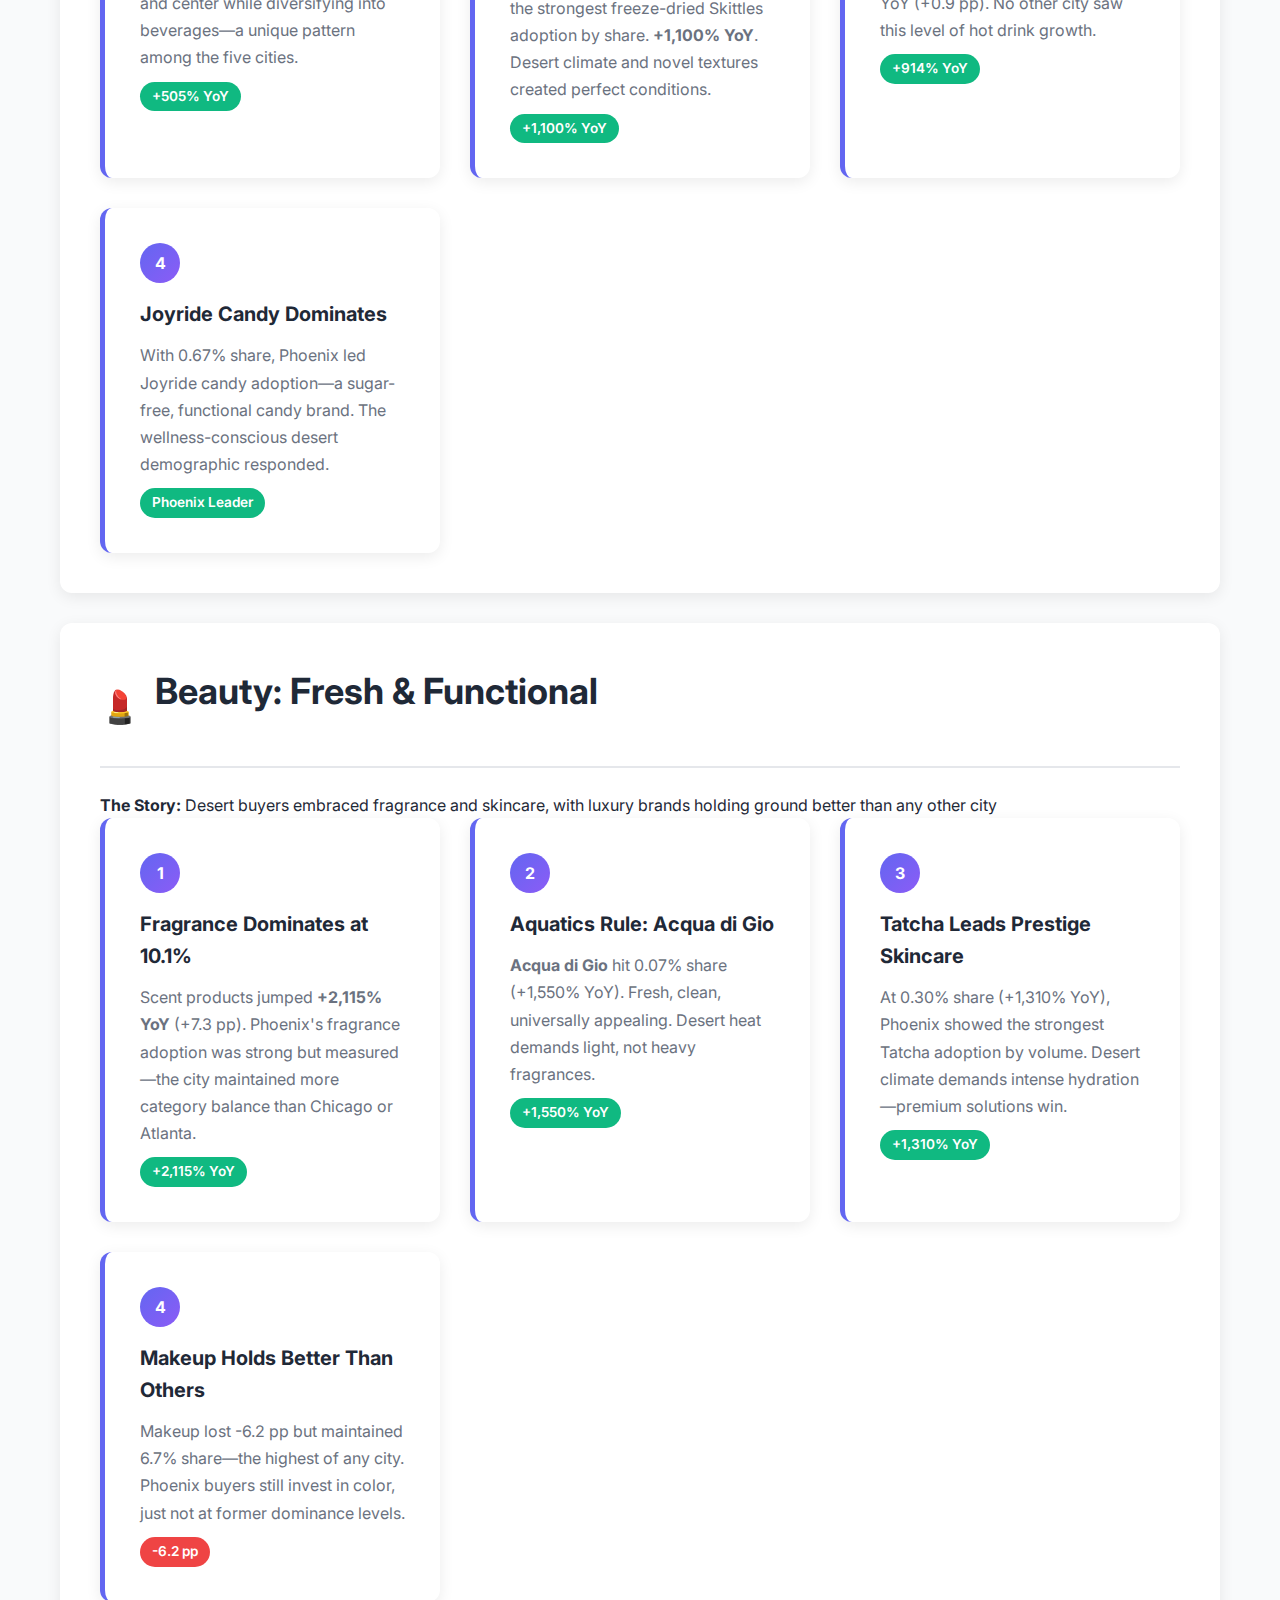
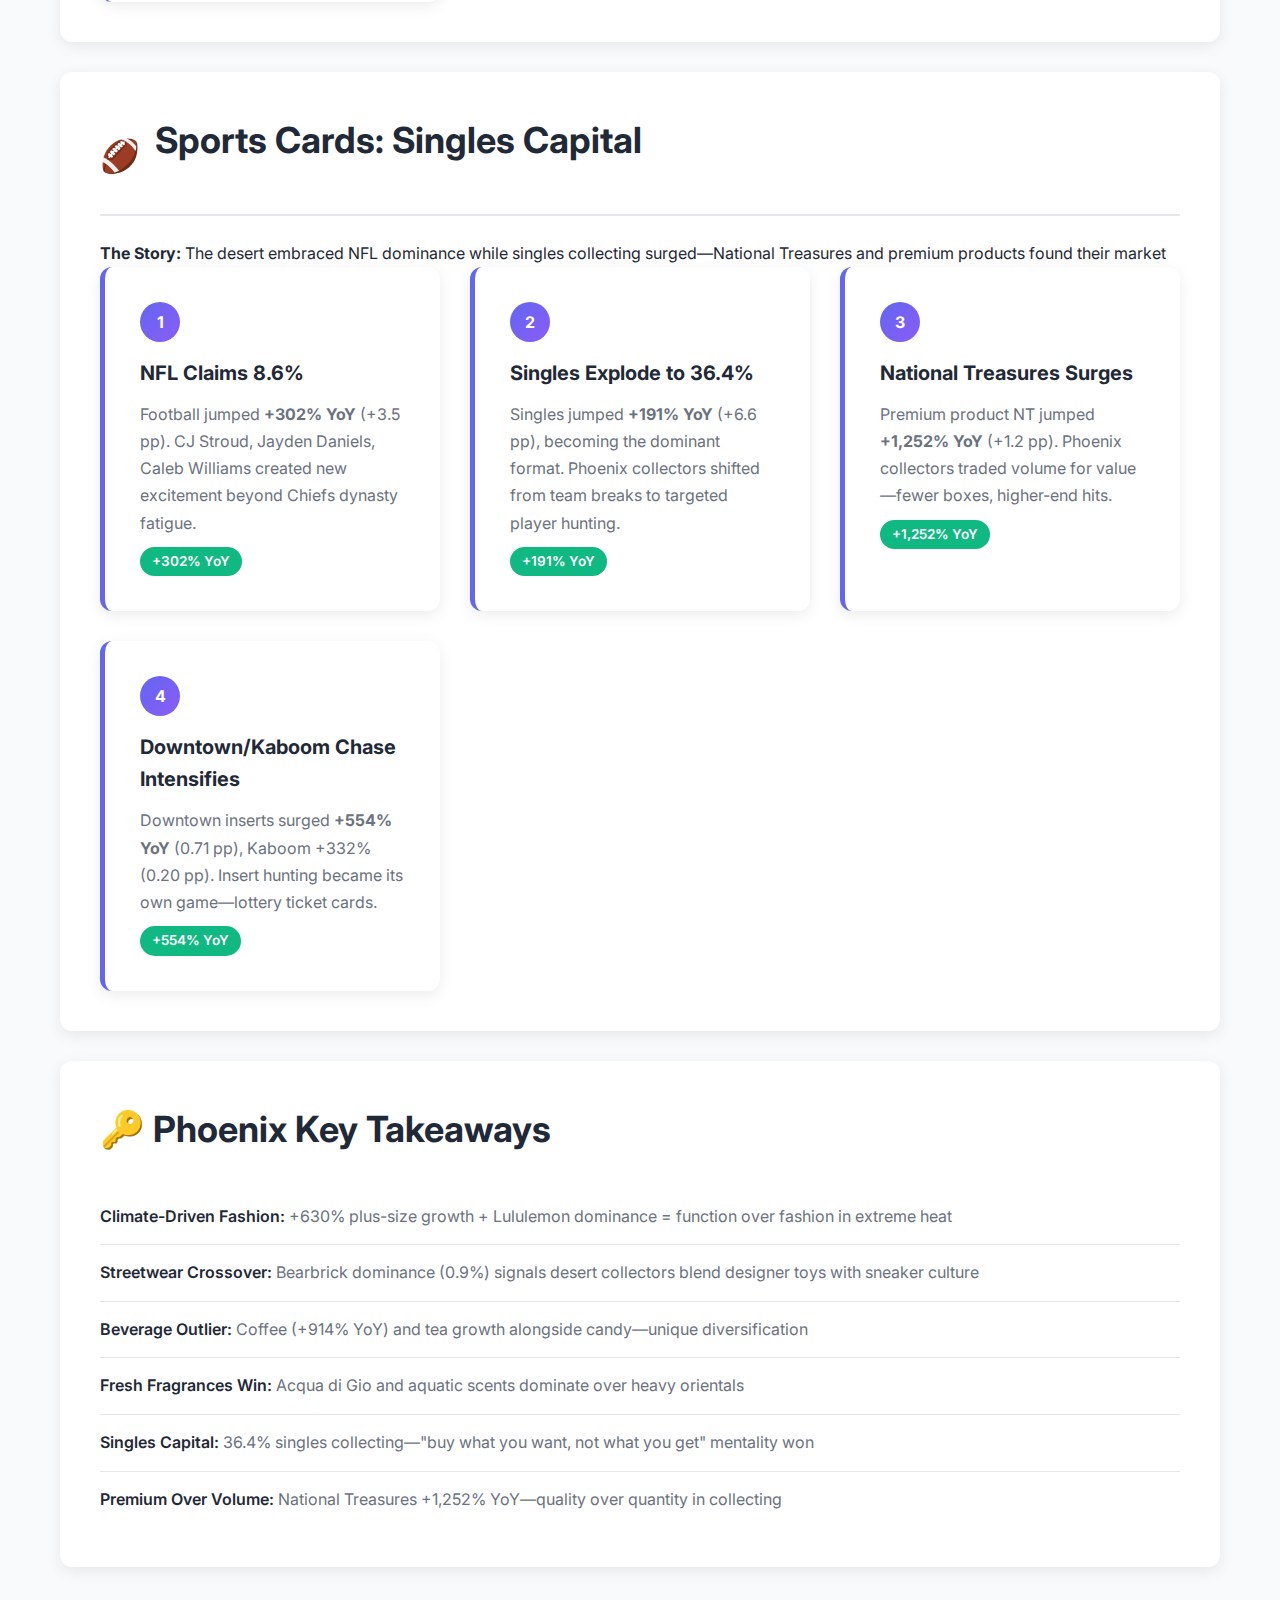
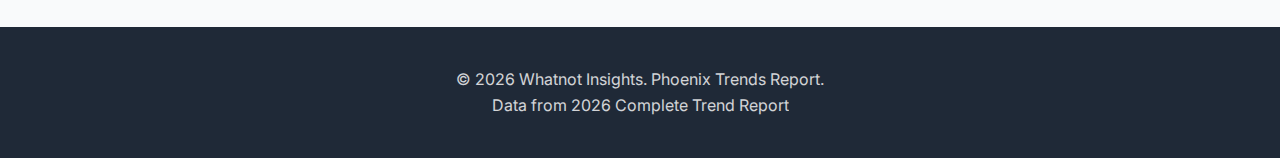
<file: microsites/phoenix.html>
<!DOCTYPE html>
<html lang="en">
<head>
  <meta charset="UTF-8">
  <meta name="viewport" content="width=device-width, initial-scale=1.0">
  <title>Phoenix Trends 2026 | Whatnot Insights</title>
  <link rel="stylesheet" href="css/styles.css">
  <link rel="preconnect" href="https://fonts.googleapis.com">
  <link rel="preconnect" href="https://fonts.gstatic.com" crossorigin>
  <link href="https://fonts.googleapis.com/css2?family=Inter:wght@300;400;500;600;700;800&display=swap" rel="stylesheet">
</head>
<body>
  <header>
    <div class="container">
      <h1>Phoenix 2026</h1>
      <p class="subtitle">Desert Trends: Breathable, Versatile, Unapologetically Comfortable</p>
      <span class="city-label">🌵 Desert Trendsetter</span>
    </div>
  </header>

  <nav class="nav-bar">
    <div class="container">
      <a href="index.html" class="home-link">← All Cities</a>
      <ul class="nav-links">
        <li><a href="#fashion">Fashion</a></li>
        <li><a href="#toys">Toys</a></li>
        <li><a href="#food">Food & Drink</a></li>
        <li><a href="#beauty">Beauty</a></li>
        <li><a href="#sports">Sports Cards</a></li>
      </ul>
    </div>
  </nav>

  <main class="container">
    <!-- Overview Stats -->
    <section>
      <h2>Phoenix at a Glance</h2>
      <div class="stats-grid">
        <div class="stat-card">
          <div class="stat-label">Fashion Leader</div>
          <div class="stat-value">+630%</div>
          <div class="stat-description">Plus-size fashion explosion (highest growth)</div>
        </div>
        <div class="stat-card">
          <div class="stat-label">Bearbrick Capital</div>
          <div class="stat-value">0.9%</div>
          <div class="stat-description">Designer toys meet streetwear culture</div>
        </div>
        <div class="stat-card">
          <div class="stat-label">Coffee & Tea Hub</div>
          <div class="stat-value">+914%</div>
          <div class="stat-description">Unique beverage growth alongside candy</div>
        </div>
        <div class="stat-card">
          <div class="stat-label">Fragrance Choice</div>
          <div class="stat-value">Fresh</div>
          <div class="stat-description">Aquatics dominate desert climate</div>
        </div>
      </div>
    </section>

    <!-- Fashion Section -->
    <section id="fashion" class="category-section">
      <div class="category-header">
        <span class="category-icon">👗</span>
        <h2>Fashion: Function Meets Desert Living</h2>
      </div>
      <p><strong>The Story:</strong> Desert heat drove fabric choices and wardrobe logic—breathable, versatile, and unapologetically comfortable</p>

      <div class="trends-grid">
        <div class="trend-card">
          <span class="trend-number">1</span>
          <h4>Lululemon Dominates the Desert</h4>
          <p>Phoenix showed the strongest Lululemon growth of any city: <strong>+246% YoY</strong>, adding +0.77 pp to share. When it's 110°F, moisture-wicking fabrics are survival.</p>
          <span class="growth-badge">+246% YoY</span>
        </div>

        <div class="trend-card">
          <span class="trend-number">2</span>
          <h4>Plus-Size Options Explode</h4>
          <p>Inclusive sizing skyrocketed <strong>+630% YoY</strong> (+0.92 pp)—the highest growth rate across all five cities. Phoenix shoppers demanded body-inclusive brands.</p>
          <span class="growth-badge">+630% YoY</span>
        </div>

        <div class="trend-card">
          <span class="trend-number">3</span>
          <h4>Linen and Resort Wear Gain Traction</h4>
          <p>Resort-inspired pieces grew <strong>+167% YoY</strong>, with linen specifically up +343% (+0.06 pp). Vacation-ready silhouettes aren't seasonal—they're essential.</p>
          <span class="growth-badge">+343% YoY</span>
        </div>

        <div class="trend-card">
          <span class="trend-number">4</span>
          <h4>Free People Finds Its People</h4>
          <p>Boho-chic aesthetics surged <strong>+221% YoY</strong> (+0.32 pp). Flowy dresses and breezy separates aligned perfectly with desert living and Southwestern sensibilities.</p>
          <span class="growth-badge">+221% YoY</span>
        </div>
      </div>
    </section>

    <!-- Toys Section -->
    <section id="toys" class="category-section">
      <div class="category-header">
        <span class="category-icon">🧸</span>
        <h2>Toys: Bearbrick & Blind Boxes</h2>
      </div>
      <p><strong>The Story:</strong> Desert heat fueled the Popmart surge, with Bearbrick and action figures holding strong alongside blind box dominance</p>

      <div class="trends-grid">
        <div class="trend-card">
          <span class="trend-number">1</span>
          <h4>Popmart Claims 17% of Toy Market</h4>
          <p>The ecosystem (Labubu, Popmart, Crybaby, Dimoo) reached 17.1%. Labubu alone grew <strong>+129,340% YoY</strong> (+8.8 pp), transforming from invisible to ubiquitous.</p>
          <span class="growth-badge">+129,340% YoY</span>
        </div>

        <div class="trend-card">
          <span class="trend-number">2</span>
          <h4>Bearbrick Leads Designer Toys</h4>
          <p>Bearbrick doubled <strong>+100% YoY</strong>, claiming 0.9% of toys—the highest share of any city. Phoenix's streetwear-adjacent collecting culture made designer toys a natural fit.</p>
          <span class="growth-badge">+100% YoY</span>
        </div>

        <div class="trend-card">
          <span class="trend-number">3</span>
          <h4>Blind Box Culture Explodes</h4>
          <p>Mystery boxes surged <strong>+1,076% YoY</strong> (+5.9 pp), reaching 7.5% of toy sales. Phoenix collectors embraced the surprise element, turning toy shopping into a game.</p>
          <span class="growth-badge">+1,076% YoY</span>
        </div>

        <div class="trend-card">
          <span class="trend-number">4</span>
          <h4>LEGO Rebounds</h4>
          <p>Unlike other cities, Phoenix saw LEGO gain share (+0.8 pp, +221% YoY), suggesting a bifurcated market: blind box collectors and traditional builders coexist.</p>
          <span class="growth-badge">+221% YoY</span>
        </div>
      </div>
    </section>

    <!-- Food & Drink Section -->
    <section id="food" class="category-section">
      <div class="category-header">
        <span class="category-icon">🍬</span>
        <h2>Food & Drink: Candy + Beverages</h2>
      </div>
      <p><strong>The Story:</strong> Desert heat drove candy cravings, but coffee and tea emerged as surprising growth categories</p>

      <div class="trends-grid">
        <div class="trend-card">
          <span class="trend-number">1</span>
          <h4>Candy Claims 26.5%</h4>
          <p>Confections grew <strong>+505% YoY</strong> (+4.3 pp). Phoenix kept candy front and center while diversifying into beverages—a unique pattern among the five cities.</p>
          <span class="growth-badge">+505% YoY</span>
        </div>

        <div class="trend-card">
          <span class="trend-number">2</span>
          <h4>Freeze-Dried Skittles Lead Innovation</h4>
          <p>At 0.89% share, Phoenix showed the strongest freeze-dried Skittles adoption by share. <strong>+1,100% YoY</strong>. Desert climate and novel textures created perfect conditions.</p>
          <span class="growth-badge">+1,100% YoY</span>
        </div>

        <div class="trend-card">
          <span class="trend-number">3</span>
          <h4>Coffee and Tea Surge</h4>
          <p>Coffee jumped <strong>+914% YoY</strong> (+1.2 pp), while tea climbed +1,075% YoY (+0.9 pp). No other city saw this level of hot drink growth.</p>
          <span class="growth-badge">+914% YoY</span>
        </div>

        <div class="trend-card">
          <span class="trend-number">4</span>
          <h4>Joyride Candy Dominates</h4>
          <p>With 0.67% share, Phoenix led Joyride candy adoption—a sugar-free, functional candy brand. The wellness-conscious desert demographic responded.</p>
          <span class="growth-badge">Phoenix Leader</span>
        </div>
      </div>
    </section>

    <!-- Beauty Section -->
    <section id="beauty" class="category-section">
      <div class="category-header">
        <span class="category-icon">💄</span>
        <h2>Beauty: Fresh & Functional</h2>
      </div>
      <p><strong>The Story:</strong> Desert buyers embraced fragrance and skincare, with luxury brands holding ground better than any other city</p>

      <div class="trends-grid">
        <div class="trend-card">
          <span class="trend-number">1</span>
          <h4>Fragrance Dominates at 10.1%</h4>
          <p>Scent products jumped <strong>+2,115% YoY</strong> (+7.3 pp). Phoenix's fragrance adoption was strong but measured—the city maintained more category balance than Chicago or Atlanta.</p>
          <span class="growth-badge">+2,115% YoY</span>
        </div>

        <div class="trend-card">
          <span class="trend-number">2</span>
          <h4>Aquatics Rule: Acqua di Gio</h4>
          <p><strong>Acqua di Gio</strong> hit 0.07% share (+1,550% YoY). Fresh, clean, universally appealing. Desert heat demands light, not heavy fragrances.</p>
          <span class="growth-badge">+1,550% YoY</span>
        </div>

        <div class="trend-card">
          <span class="trend-number">3</span>
          <h4>Tatcha Leads Prestige Skincare</h4>
          <p>At 0.30% share (+1,310% YoY), Phoenix showed the strongest Tatcha adoption by volume. Desert climate demands intense hydration—premium solutions win.</p>
          <span class="growth-badge">+1,310% YoY</span>
        </div>

        <div class="trend-card">
          <span class="trend-number">4</span>
          <h4>Makeup Holds Better Than Others</h4>
          <p>Makeup lost -6.2 pp but maintained 6.7% share—the highest of any city. Phoenix buyers still invest in color, just not at former dominance levels.</p>
          <span class="growth-badge negative">-6.2 pp</span>
        </div>
      </div>
    </section>

    <!-- Sports Cards Section -->
    <section id="sports" class="category-section">
      <div class="category-header">
        <span class="category-icon">🏈</span>
        <h2>Sports Cards: Singles Capital</h2>
      </div>
      <p><strong>The Story:</strong> The desert embraced NFL dominance while singles collecting surged—National Treasures and premium products found their market</p>

      <div class="trends-grid">
        <div class="trend-card">
          <span class="trend-number">1</span>
          <h4>NFL Claims 8.6%</h4>
          <p>Football jumped <strong>+302% YoY</strong> (+3.5 pp). CJ Stroud, Jayden Daniels, Caleb Williams created new excitement beyond Chiefs dynasty fatigue.</p>
          <span class="growth-badge">+302% YoY</span>
        </div>

        <div class="trend-card">
          <span class="trend-number">2</span>
          <h4>Singles Explode to 36.4%</h4>
          <p>Singles jumped <strong>+191% YoY</strong> (+6.6 pp), becoming the dominant format. Phoenix collectors shifted from team breaks to targeted player hunting.</p>
          <span class="growth-badge">+191% YoY</span>
        </div>

        <div class="trend-card">
          <span class="trend-number">3</span>
          <h4>National Treasures Surges</h4>
          <p>Premium product NT jumped <strong>+1,252% YoY</strong> (+1.2 pp). Phoenix collectors traded volume for value—fewer boxes, higher-end hits.</p>
          <span class="growth-badge">+1,252% YoY</span>
        </div>

        <div class="trend-card">
          <span class="trend-number">4</span>
          <h4>Downtown/Kaboom Chase Intensifies</h4>
          <p>Downtown inserts surged <strong>+554% YoY</strong> (0.71 pp), Kaboom +332% (0.20 pp). Insert hunting became its own game—lottery ticket cards.</p>
          <span class="growth-badge">+554% YoY</span>
        </div>
      </div>
    </section>

    <!-- Key Takeaways -->
    <section class="category-section">
      <h2>🔑 Phoenix Key Takeaways</h2>
      <ul class="insights-list">
        <li><strong>Climate-Driven Fashion:</strong> +630% plus-size growth + Lululemon dominance = function over fashion in extreme heat</li>
        <li><strong>Streetwear Crossover:</strong> Bearbrick dominance (0.9%) signals desert collectors blend designer toys with sneaker culture</li>
        <li><strong>Beverage Outlier:</strong> Coffee (+914% YoY) and tea growth alongside candy—unique diversification</li>
        <li><strong>Fresh Fragrances Win:</strong> Acqua di Gio and aquatic scents dominate over heavy orientals</li>
        <li><strong>Singles Capital:</strong> 36.4% singles collecting—"buy what you want, not what you get" mentality won</li>
        <li><strong>Premium Over Volume:</strong> National Treasures +1,252% YoY—quality over quantity in collecting</li>
      </ul>
    </section>
  </main>

  <footer>
    <div class="container">
      <p>&copy; 2026 Whatnot Insights. Phoenix Trends Report.</p>
      <p>Data from 2026 Complete Trend Report</p>
    </div>
  </footer>
</body>
</html>
</file>
<file: microsites/css/styles.css>
/* Whatnot City Microsites - Shared Styles */

:root {
  --primary-color: #6366f1;
  --secondary-color: #8b5cf6;
  --accent-color: #ec4899;
  --text-dark: #1f2937;
  --text-light: #6b7280;
  --bg-light: #f9fafb;
  --bg-white: #ffffff;
  --border-color: #e5e7eb;
}

* {
  margin: 0;
  padding: 0;
  box-sizing: border-box;
}

body {
  font-family: 'Inter', -apple-system, BlinkMacSystemFont, 'Segoe UI', Roboto, sans-serif;
  line-height: 1.6;
  color: var(--text-dark);
  background-color: var(--bg-light);
}

.container {
  max-width: 1200px;
  margin: 0 auto;
  padding: 0 20px;
}

/* Header */
header {
  background: linear-gradient(135deg, var(--primary-color) 0%, var(--secondary-color) 100%);
  color: white;
  padding: 60px 20px;
  text-align: center;
  position: relative;
  overflow: hidden;
}

header::before {
  content: '';
  position: absolute;
  top: 0;
  left: 0;
  right: 0;
  bottom: 0;
  background: url('data:image/svg+xml,<svg width="100" height="100" xmlns="http://www.w3.org/2000/svg"><defs><pattern id="grid" width="40" height="40" patternUnits="userSpaceOnUse"><path d="M 40 0 L 0 0 0 40" fill="none" stroke="rgba(255,255,255,0.1)" stroke-width="1"/></pattern></defs><rect width="100" height="100" fill="url(%23grid)"/></svg>');
  opacity: 0.3;
}

header .container {
  position: relative;
  z-index: 1;
}

h1 {
  font-size: 3rem;
  font-weight: 800;
  margin-bottom: 15px;
  text-shadow: 2px 2px 4px rgba(0, 0, 0, 0.2);
}

.subtitle {
  font-size: 1.25rem;
  font-weight: 300;
  opacity: 0.95;
}

.city-label {
  display: inline-block;
  background: rgba(255, 255, 255, 0.2);
  padding: 8px 20px;
  border-radius: 20px;
  margin-top: 15px;
  font-weight: 600;
  backdrop-filter: blur(10px);
}

/* Navigation */
.nav-bar {
  background: var(--bg-white);
  box-shadow: 0 2px 10px rgba(0, 0, 0, 0.1);
  position: sticky;
  top: 0;
  z-index: 100;
}

.nav-bar .container {
  display: flex;
  justify-content: space-between;
  align-items: center;
  padding: 15px 20px;
}

.nav-links {
  display: flex;
  gap: 30px;
  list-style: none;
}

.nav-links a {
  color: var(--text-dark);
  text-decoration: none;
  font-weight: 500;
  transition: color 0.3s;
}

.nav-links a:hover {
  color: var(--primary-color);
}

.home-link {
  color: var(--primary-color);
  text-decoration: none;
  font-weight: 700;
  font-size: 1.1rem;
}

/* Main Content */
main {
  padding: 60px 0;
}

section {
  margin-bottom: 60px;
}

h2 {
  font-size: 2.25rem;
  margin-bottom: 30px;
  color: var(--text-dark);
  font-weight: 700;
}

h3 {
  font-size: 1.5rem;
  margin-bottom: 15px;
  color: var(--text-dark);
  font-weight: 600;
}

/* Stats Grid */
.stats-grid {
  display: grid;
  grid-template-columns: repeat(auto-fit, minmax(250px, 1fr));
  gap: 25px;
  margin-bottom: 40px;
}

.stat-card {
  background: var(--bg-white);
  padding: 30px;
  border-radius: 12px;
  box-shadow: 0 4px 15px rgba(0, 0, 0, 0.08);
  transition: transform 0.3s, box-shadow 0.3s;
}

.stat-card:hover {
  transform: translateY(-5px);
  box-shadow: 0 8px 25px rgba(0, 0, 0, 0.15);
}

.stat-label {
  font-size: 0.875rem;
  color: var(--text-light);
  text-transform: uppercase;
  letter-spacing: 1px;
  font-weight: 600;
  margin-bottom: 8px;
}

.stat-value {
  font-size: 2.5rem;
  font-weight: 800;
  color: var(--primary-color);
  margin-bottom: 5px;
}

.stat-description {
  font-size: 0.95rem;
  color: var(--text-light);
}

/* Trend Cards */
.trends-grid {
  display: grid;
  grid-template-columns: repeat(auto-fit, minmax(300px, 1fr));
  gap: 30px;
}

.trend-card {
  background: var(--bg-white);
  border-radius: 12px;
  padding: 35px;
  box-shadow: 0 4px 15px rgba(0, 0, 0, 0.08);
  border-left: 5px solid var(--primary-color);
  transition: transform 0.3s, box-shadow 0.3s;
}

.trend-card:hover {
  transform: translateY(-5px);
  box-shadow: 0 8px 25px rgba(0, 0, 0, 0.15);
}

.trend-number {
  display: inline-block;
  width: 40px;
  height: 40px;
  background: linear-gradient(135deg, var(--primary-color), var(--secondary-color));
  color: white;
  border-radius: 50%;
  text-align: center;
  line-height: 40px;
  font-weight: 700;
  margin-bottom: 15px;
}

.trend-card h4 {
  font-size: 1.25rem;
  margin-bottom: 12px;
  color: var(--text-dark);
}

.trend-card p {
  color: var(--text-light);
  line-height: 1.7;
}

.growth-badge {
  display: inline-block;
  background: #10b981;
  color: white;
  padding: 4px 12px;
  border-radius: 15px;
  font-size: 0.85rem;
  font-weight: 600;
  margin-top: 10px;
}

.growth-badge.negative {
  background: #ef4444;
}

/* Category Sections */
.category-section {
  background: var(--bg-white);
  padding: 40px;
  border-radius: 12px;
  margin-bottom: 30px;
  box-shadow: 0 4px 15px rgba(0, 0, 0, 0.08);
}

.category-header {
  display: flex;
  align-items: center;
  gap: 15px;
  margin-bottom: 25px;
  padding-bottom: 15px;
  border-bottom: 2px solid var(--border-color);
}

.category-icon {
  font-size: 2rem;
}

.insights-list {
  list-style: none;
  padding: 0;
}

.insights-list li {
  padding: 15px 0;
  border-bottom: 1px solid var(--border-color);
  color: var(--text-light);
}

.insights-list li:last-child {
  border-bottom: none;
}

.insights-list strong {
  color: var(--text-dark);
  font-weight: 600;
}

/* Footer */
footer {
  background: var(--text-dark);
  color: white;
  padding: 40px 20px;
  text-align: center;
  margin-top: 60px;
}

footer p {
  opacity: 0.8;
}

/* Responsive */
@media (max-width: 768px) {
  h1 {
    font-size: 2rem;
  }

  h2 {
    font-size: 1.75rem;
  }

  .nav-links {
    flex-direction: column;
    gap: 15px;
  }

  .stats-grid,
  .trends-grid {
    grid-template-columns: 1fr;
  }

  .category-section {
    padding: 25px;
  }
}

/* Home Page Specific Styles */
.cities-grid {
  display: grid;
  grid-template-columns: repeat(auto-fit, minmax(280px, 1fr));
  gap: 30px;
  margin-top: 40px;
}

.city-card {
  background: var(--bg-white);
  border-radius: 16px;
  overflow: hidden;
  box-shadow: 0 4px 20px rgba(0, 0, 0, 0.1);
  transition: transform 0.3s, box-shadow 0.3s;
  cursor: pointer;
  text-decoration: none;
  color: inherit;
}

.city-card:hover {
  transform: translateY(-10px);
  box-shadow: 0 12px 35px rgba(0, 0, 0, 0.2);
}

.city-card-header {
  background: linear-gradient(135deg, var(--primary-color), var(--secondary-color));
  padding: 40px 30px;
  color: white;
  text-align: center;
}

.city-card-header h3 {
  font-size: 2rem;
  margin-bottom: 8px;
  color: white;
}

.city-card-subtitle {
  opacity: 0.9;
  font-size: 0.95rem;
}

.city-card-body {
  padding: 30px;
}

.city-highlights {
  list-style: none;
  padding: 0;
}

.city-highlights li {
  padding: 10px 0;
  color: var(--text-light);
  border-bottom: 1px solid var(--border-color);
}

.city-highlights li:last-child {
  border-bottom: none;
}

.cta-button {
  display: inline-block;
  background: var(--primary-color);
  color: white;
  padding: 12px 30px;
  border-radius: 8px;
  text-decoration: none;
  font-weight: 600;
  margin-top: 20px;
  transition: background 0.3s;
}

.cta-button:hover {
  background: var(--secondary-color);
}
</file>
